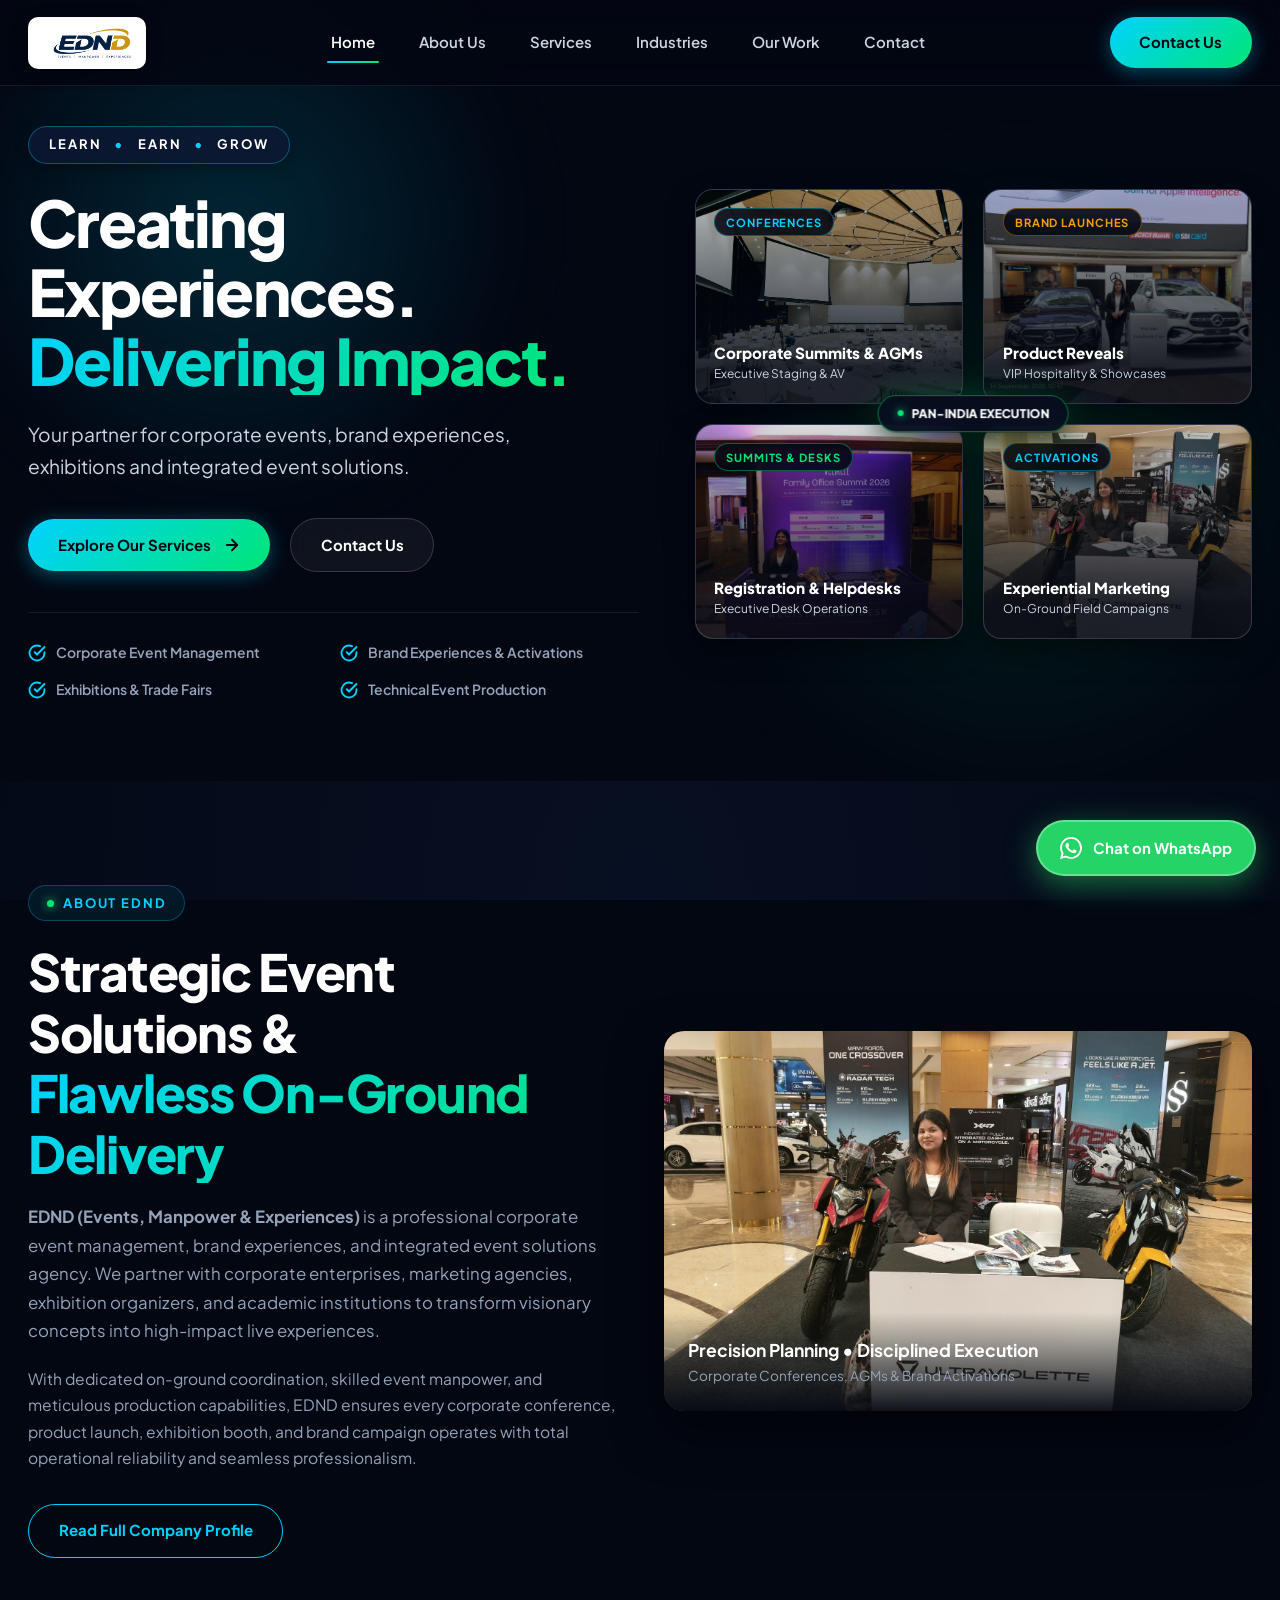
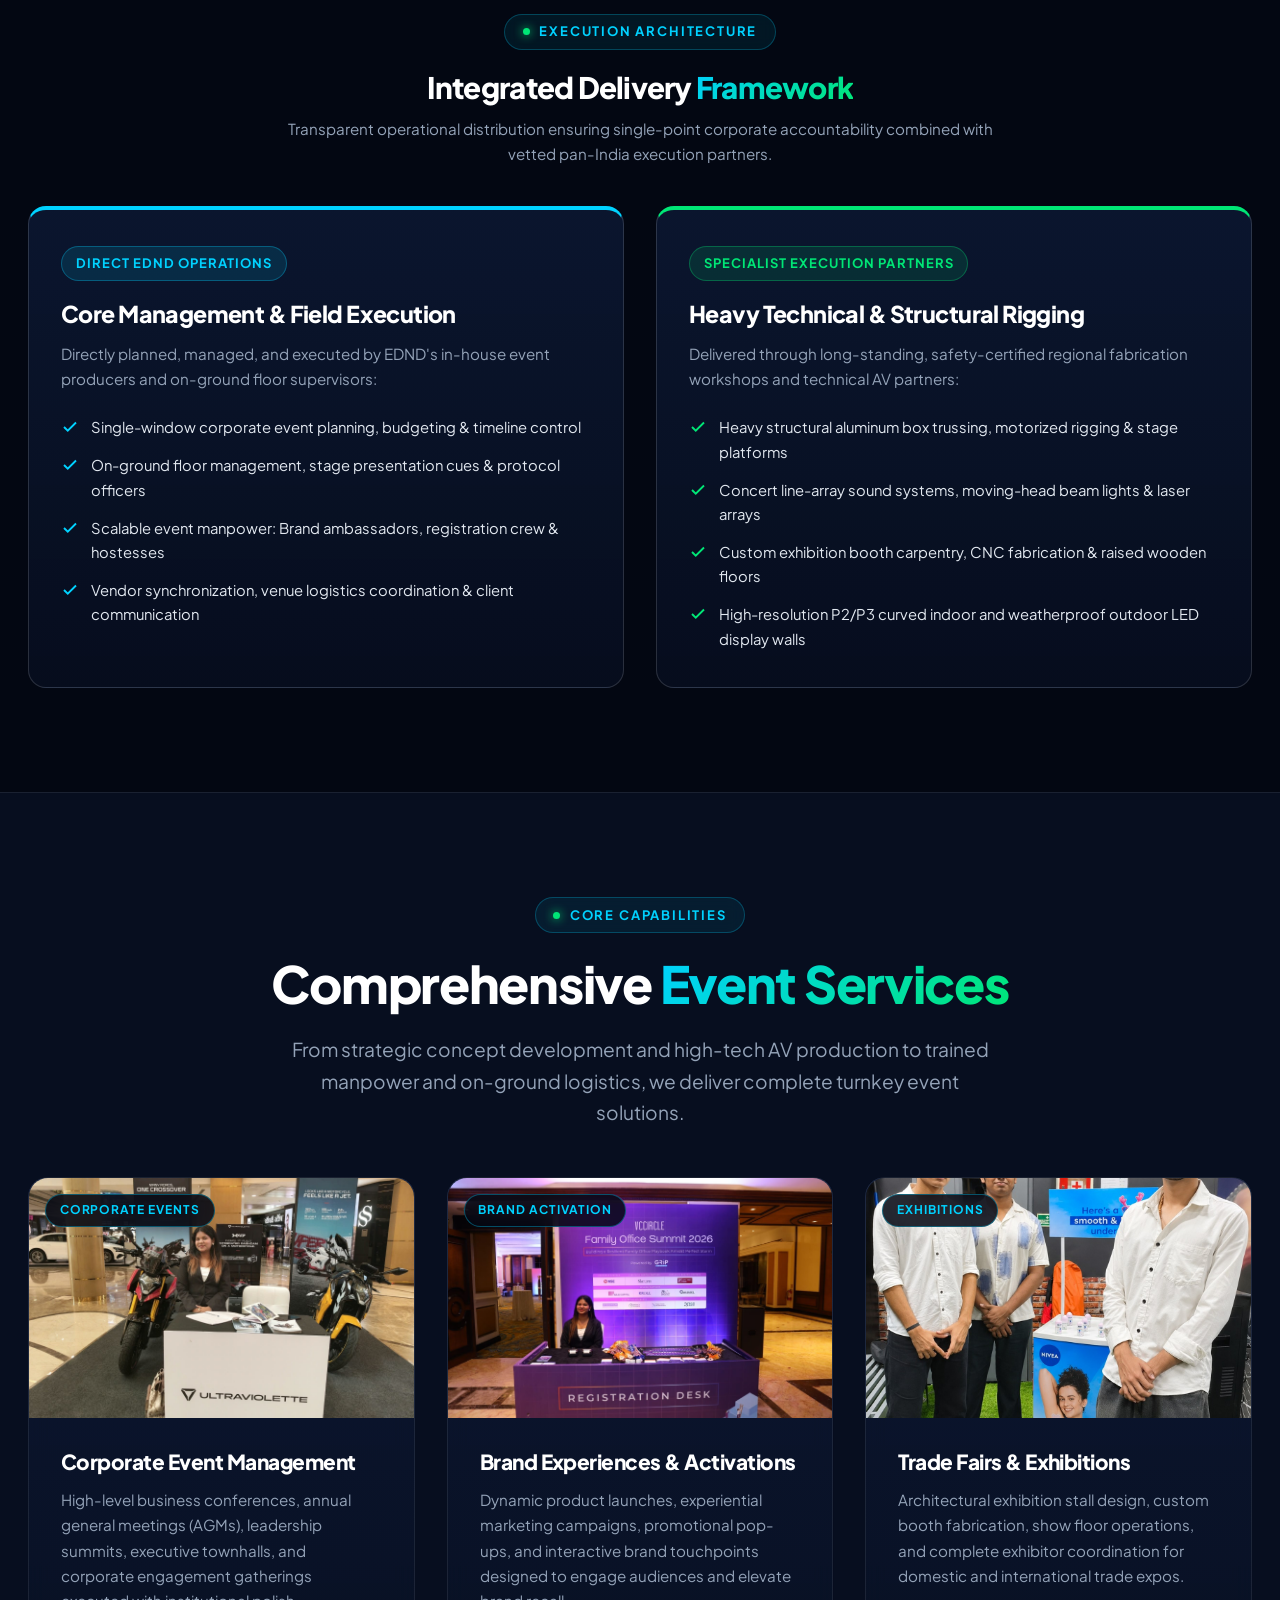
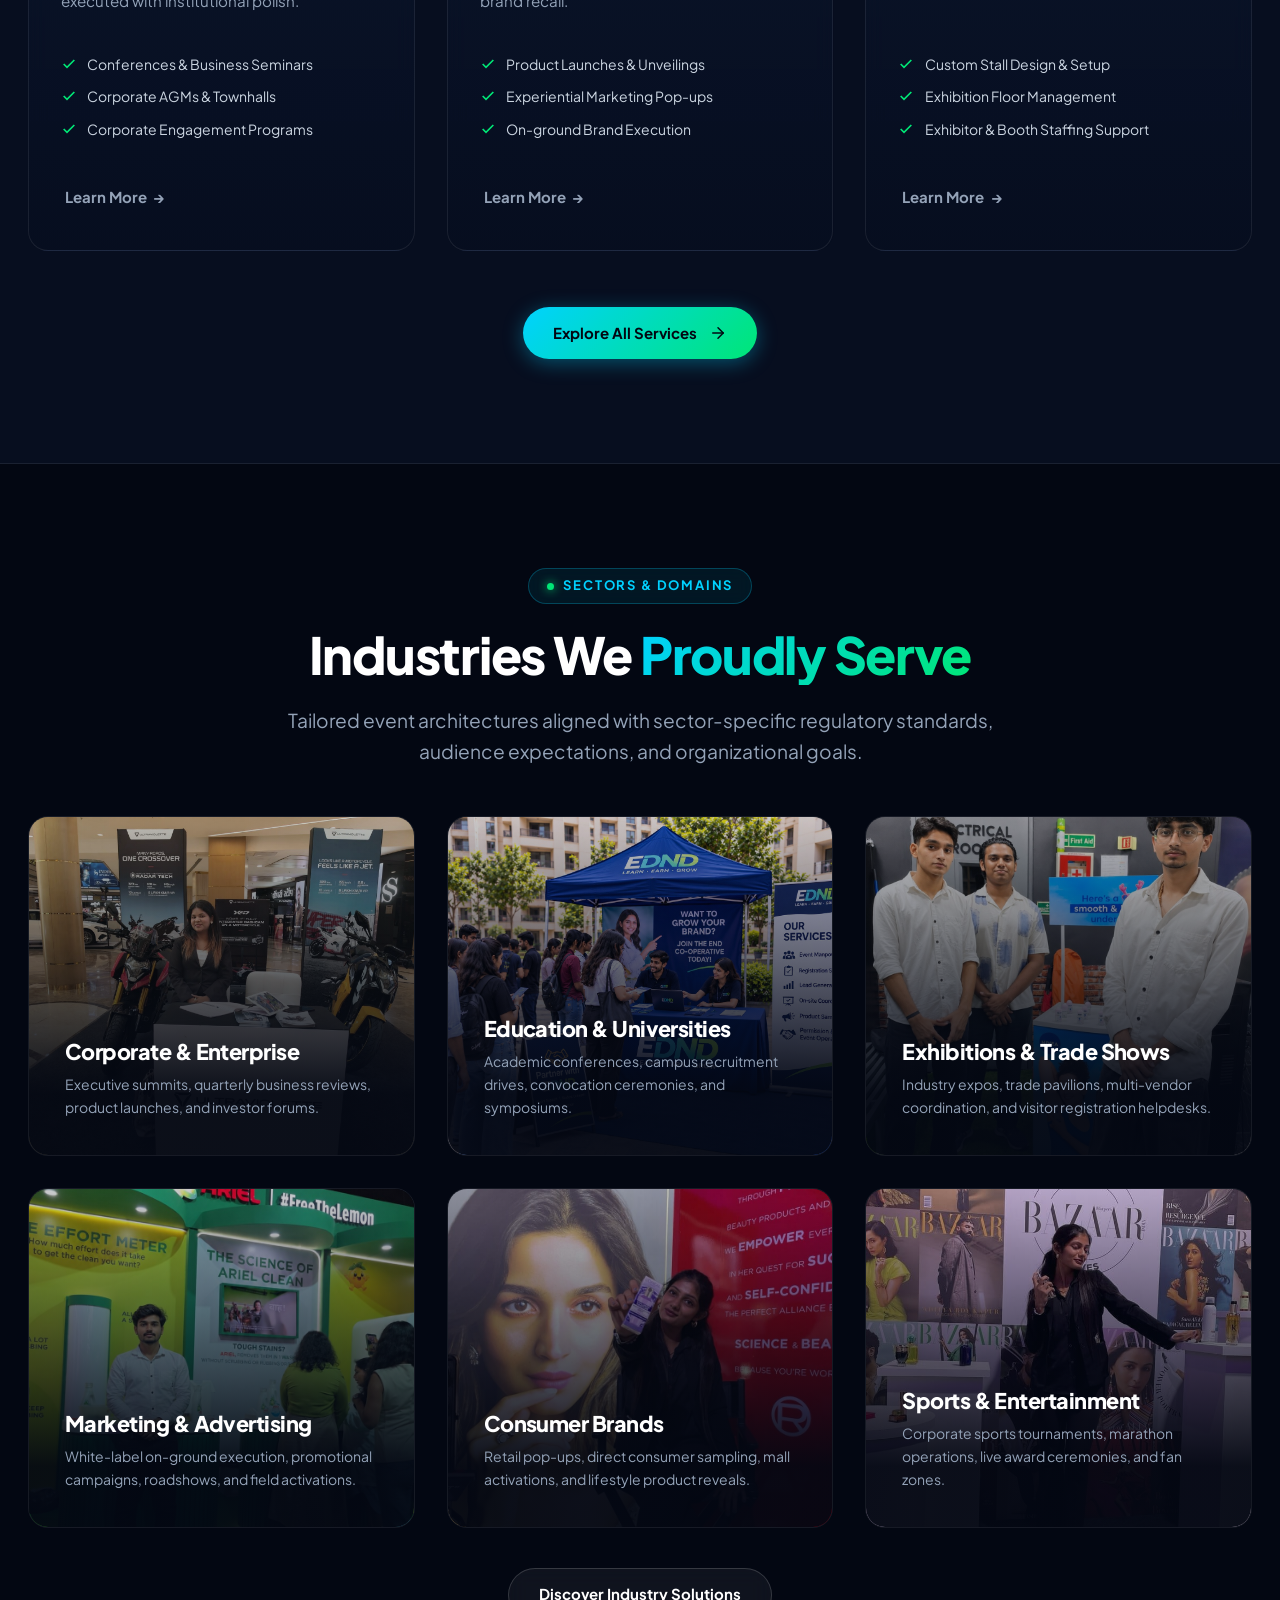
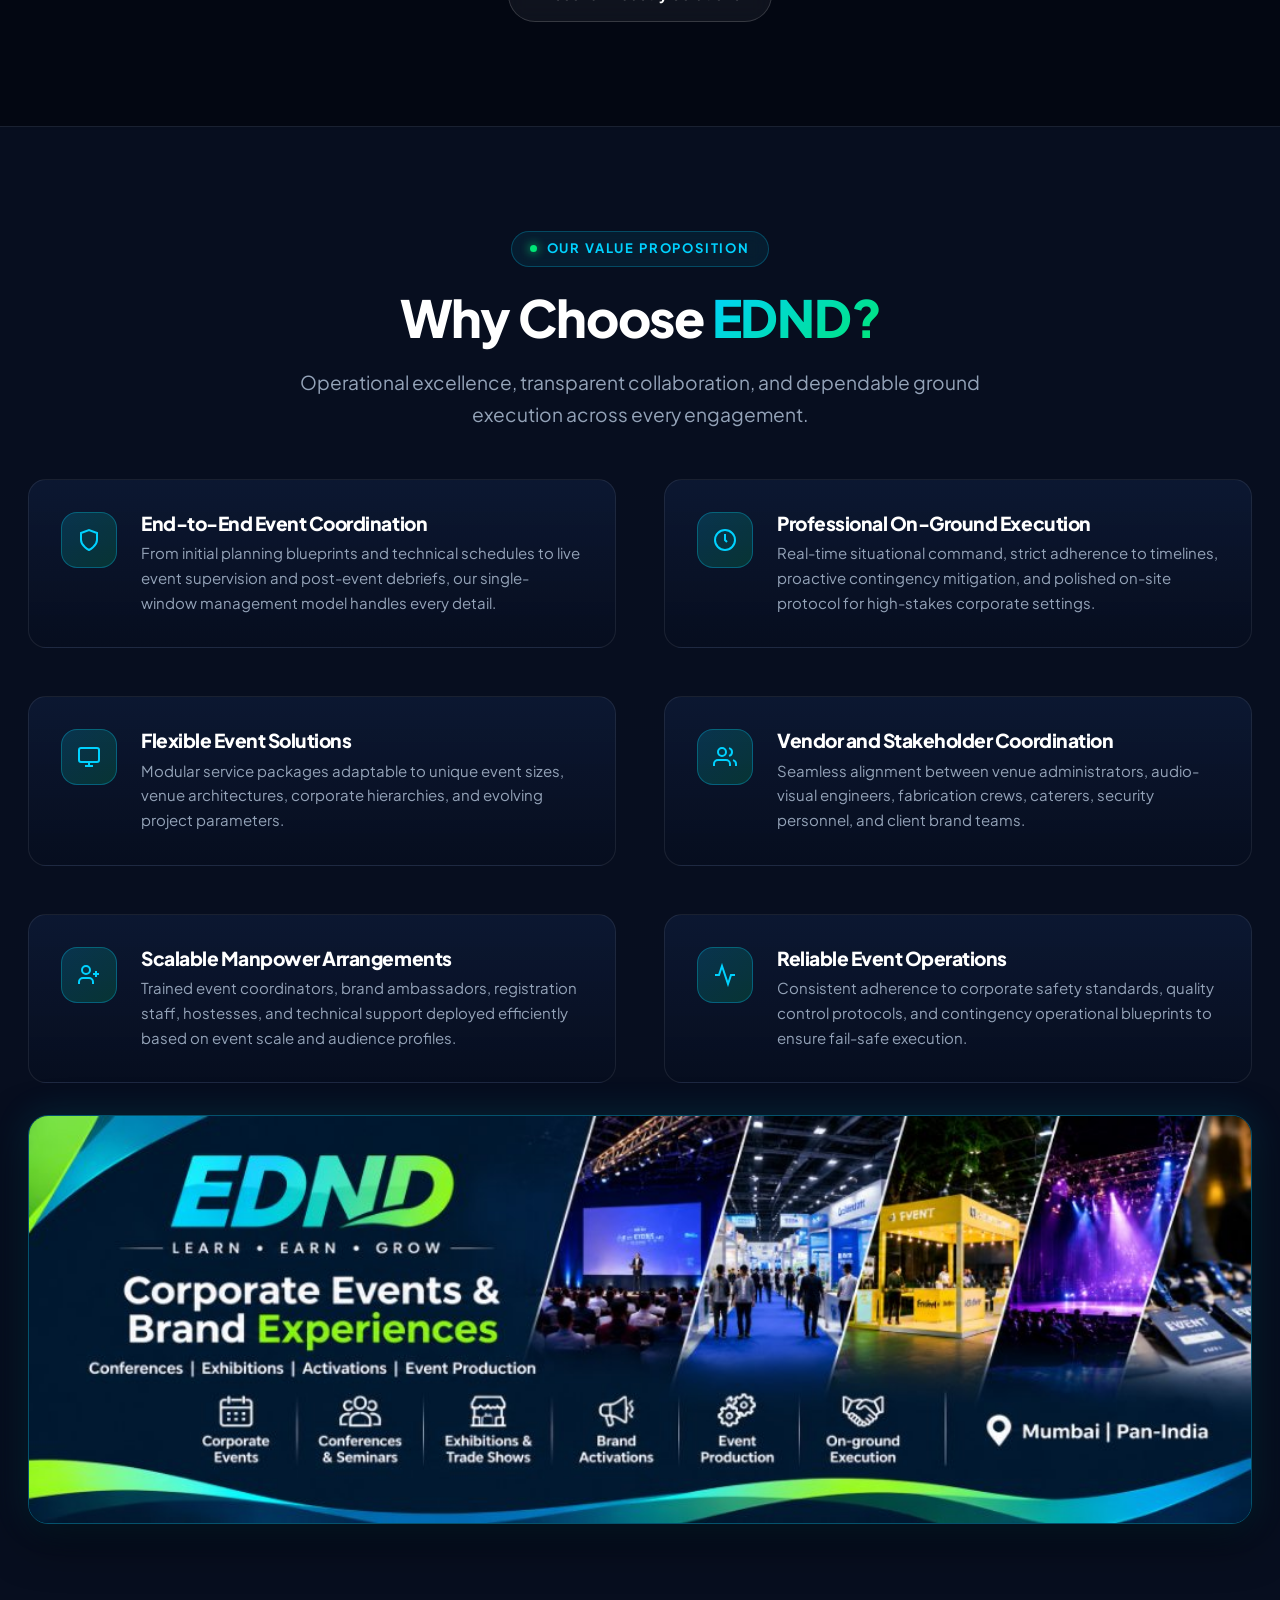
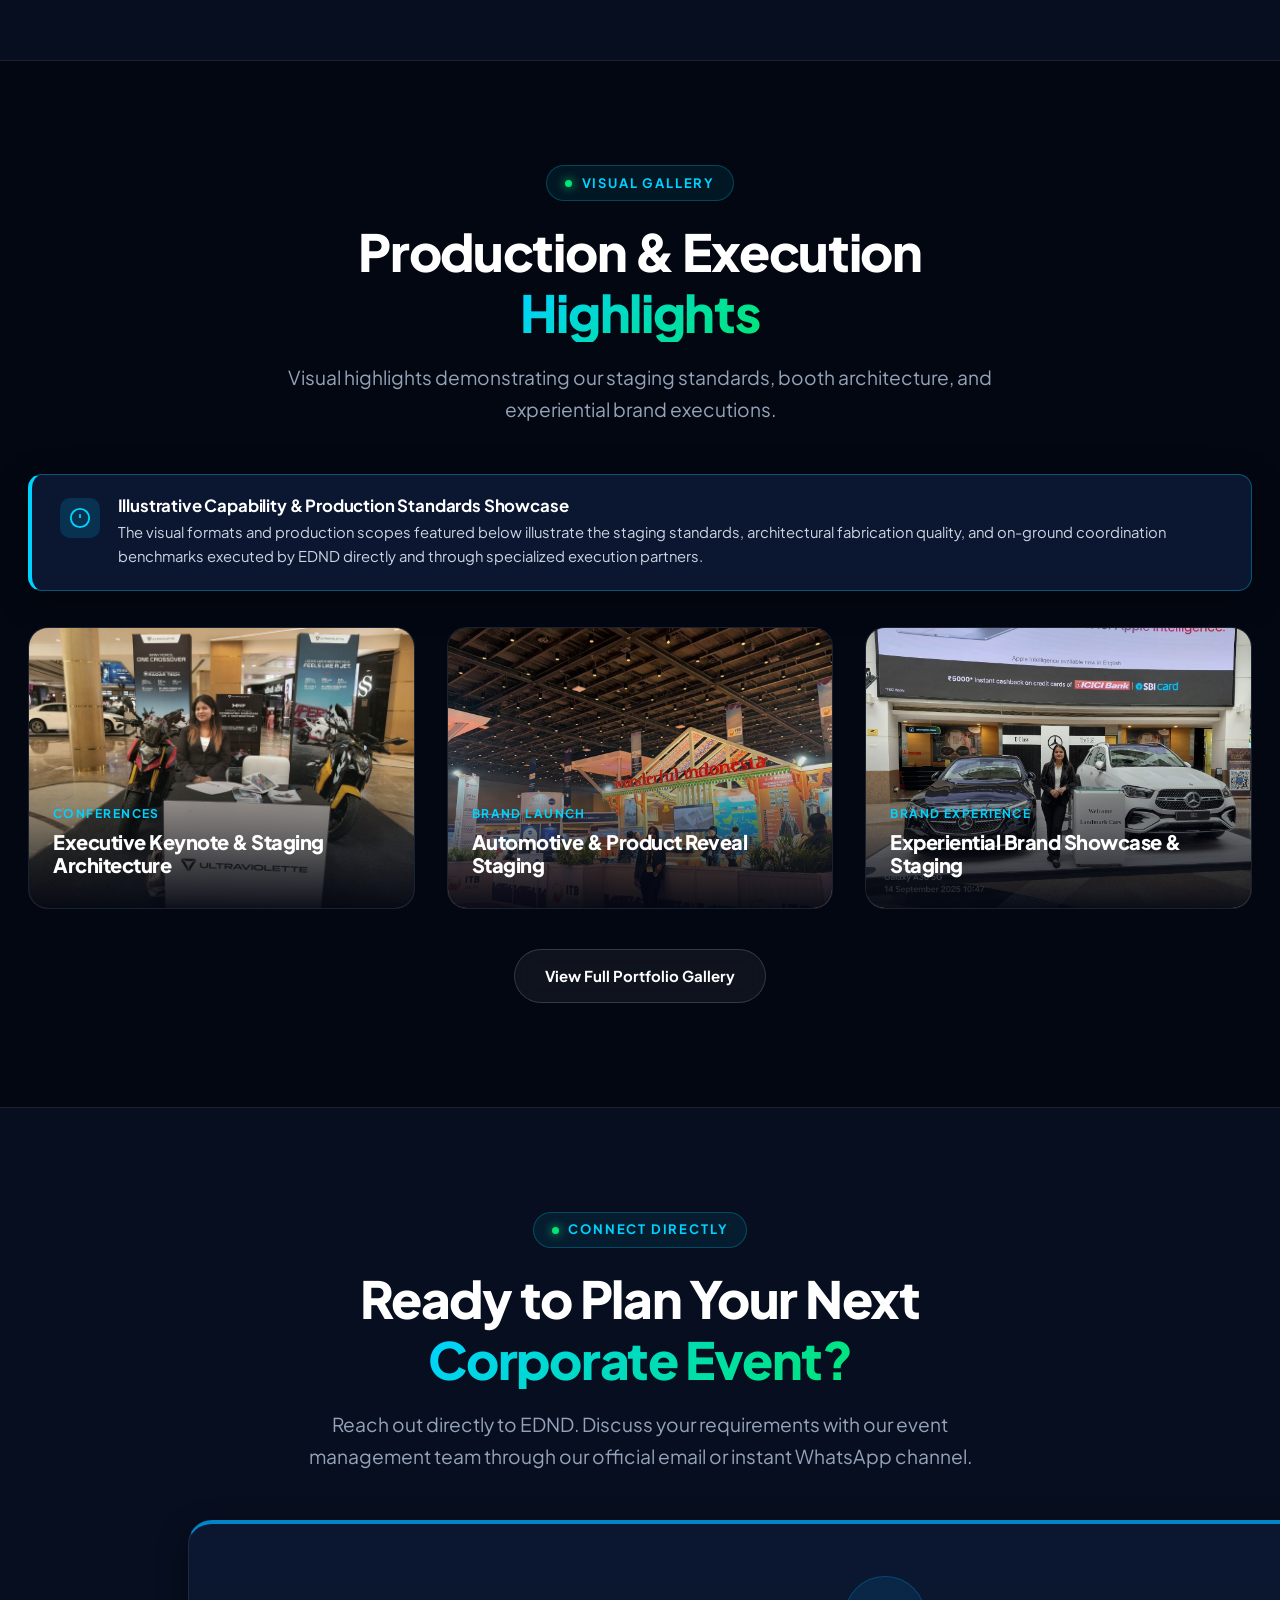
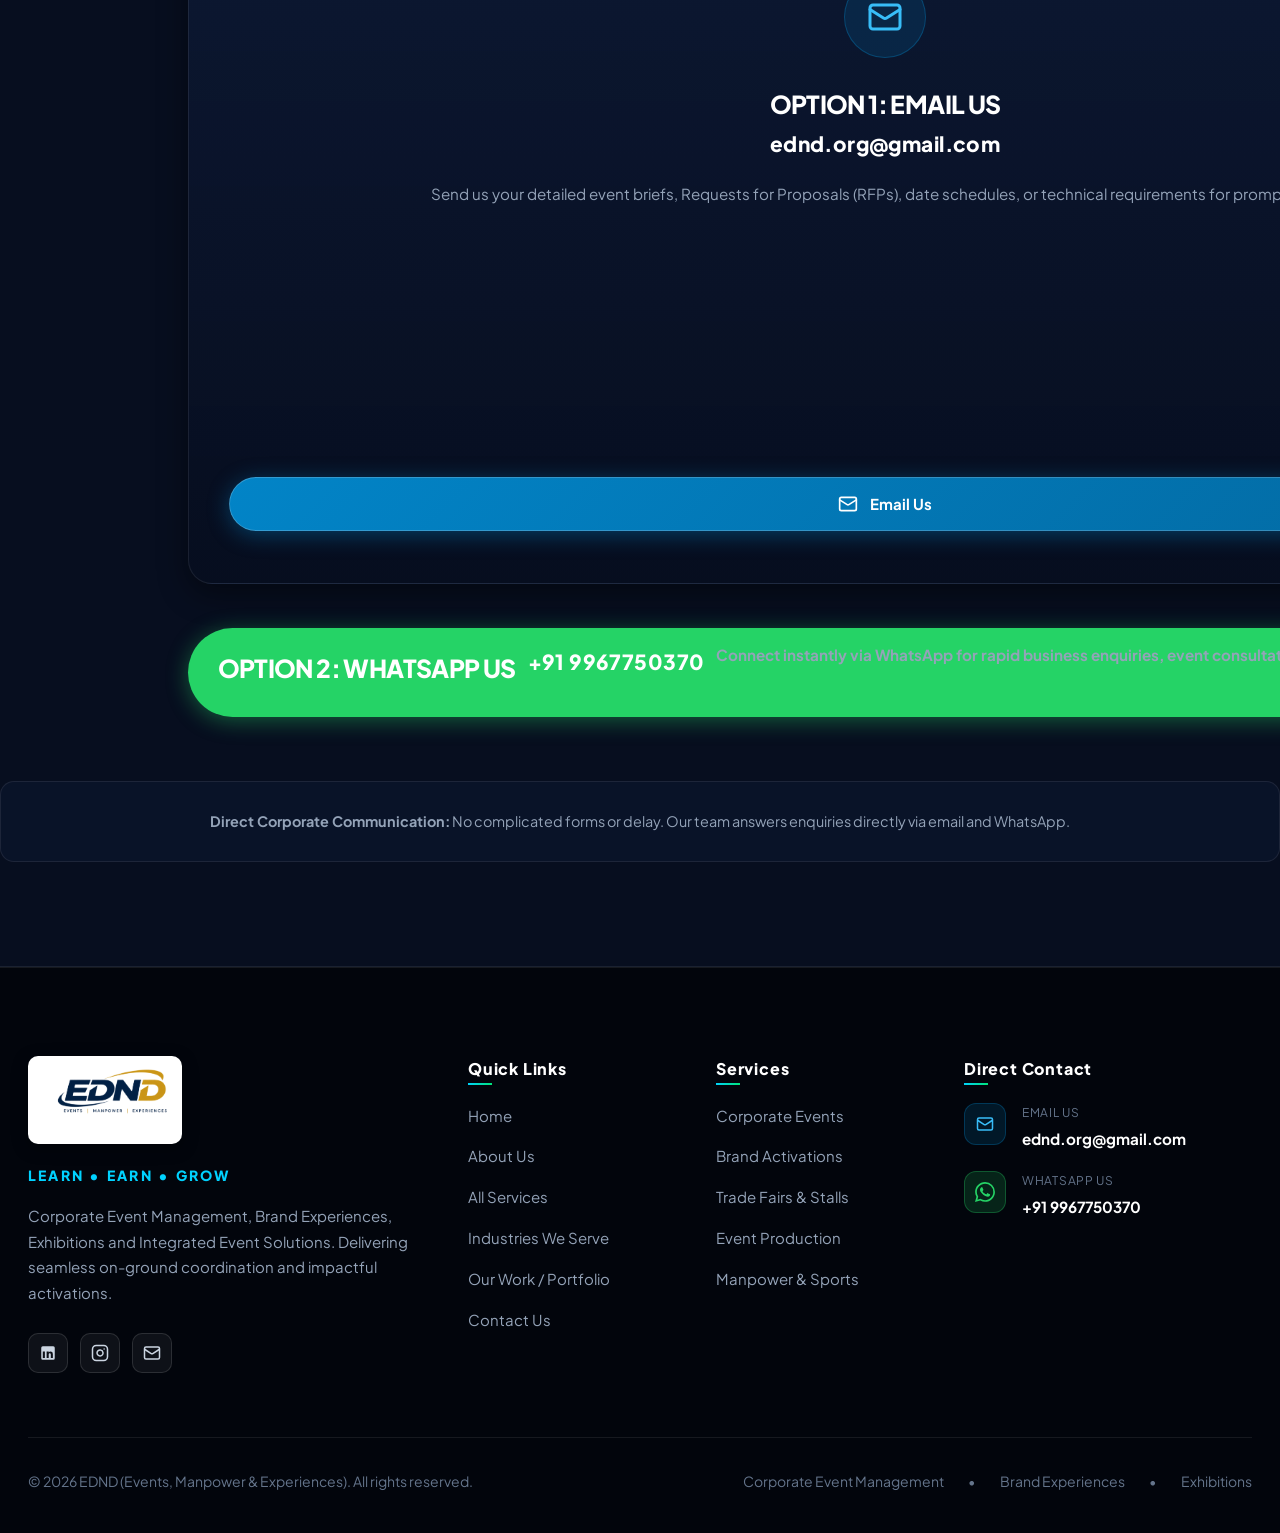
<file: index.html>
<!DOCTYPE html>
<html lang="en">
<head>
  <meta charset="UTF-8">
  <meta name="viewport" content="width=device-width, initial-scale=1.0">
  <title>EDND | Corporate Event Management, Brand Experiences & Exhibitions</title>
  <meta name="description" content="EDND (Events, Manpower & Experiences) is your trusted corporate partner for corporate events, conferences, brand experiences, exhibition stalls, and integrated event production.">
  <meta name="keywords" content="EDND, corporate event management, brand experiences, exhibitions, event manpower, corporate conferences, product launches, event production">
  
  <!-- Open Graph / Social Sharing -->
  <meta property="og:type" content="website">
  <meta property="og:title" content="EDND | Creating Experiences. Delivering Impact.">
  <meta property="og:description" content="Your partner for corporate events, brand experiences, exhibitions and integrated event solutions.">
  <meta property="og:image" content="assets/images/ednd-hero-banner.jpg">
  <meta name="twitter:card" content="summary_large_image">
  
  <!-- Favicon -->
  <link rel="icon" type="image/png" href="assets/images/favicon.png">
  
  <!-- Google Fonts: Plus Jakarta Sans -->
  <link rel="preconnect" href="https://fonts.googleapis.com">
  <link rel="preconnect" href="https://fonts.gstatic.com" crossorigin>
  <link href="https://fonts.googleapis.com/css2?family=Plus+Jakarta+Sans:wght@400;500;600;700;800&display=swap" rel="stylesheet">
  
  <!-- Stylesheet -->
  <link rel="stylesheet" href="css/style.css">
</head>
<body>

  <!-- ================= HEADER ================= -->
  <header class="site-header">
    <div class="container header-inner">
      <a href="index.html" class="brand-logo" aria-label="EDND Home">
        <img src="assets/images/ednd-logo-original.png" alt="EDND - Events, Manpower & Experiences" width="138" height="60">
      </a>

      <nav class="nav-links" id="primary-navigation" aria-label="Main Navigation">
        <a href="index.html" class="nav-link active">Home</a>
        <a href="about.html" class="nav-link">About Us</a>
        <a href="services.html" class="nav-link">Services</a>
        <a href="industries.html" class="nav-link">Industries</a>
        <a href="work.html" class="nav-link">Our Work</a>
        <a href="contact.html" class="nav-link">Contact</a>
      </nav>

      <div class="header-actions">
        <a href="contact.html" class="btn btn-primary btn-contact-header">Contact Us</a>
        <button class="mobile-toggle" aria-label="Toggle Navigation Menu" aria-expanded="false" aria-controls="primary-navigation">
          <svg width="24" height="24" viewBox="0 0 24 24" fill="none" stroke="currentColor" stroke-width="2" stroke-linecap="round" stroke-linejoin="round">
            <line x1="3" y1="12" x2="21" y2="12"></line>
            <line x1="3" y1="6" x2="21" y2="6"></line>
            <line x1="3" y1="18" x2="21" y2="18"></line>
          </svg>
        </button>
      </div>
    </div>
  </header>

  <main>
    <!-- ================= HERO SECTION (SPLIT SHOWCASE) ================= -->
    <section class="hero-section">
      <div class="hero-ambient-lights">
        <div class="ambient-light-1"></div>
        <div class="ambient-light-2"></div>
      </div>

      <div class="container">
        <div class="hero-grid">
          <!-- Left: Narrative & Call to Actions -->
          <div class="hero-content">
            <div class="hero-tagline-badge">
              <span>LEARN</span>
              <span class="dots">•</span>
              <span>EARN</span>
              <span class="dots">•</span>
              <span>GROW</span>
            </div>

            <h1 class="hero-title">
              Creating Experiences. <br>
              <span class="text-gradient">Delivering Impact.</span>
            </h1>

            <p class="hero-subheading">
              Your partner for corporate events, brand experiences, exhibitions and integrated event solutions.
            </p>

            <div class="hero-cta-group">
              <a href="services.html" class="btn btn-primary">
                <span>Explore Our Services</span>
                <svg width="18" height="18" viewBox="0 0 24 24" fill="none" stroke="currentColor" stroke-width="2.5" stroke-linecap="round" stroke-linejoin="round">
                  <line x1="5" y1="12" x2="19" y2="12"></line>
                  <polyline points="12 5 19 12 12 19"></polyline>
                </svg>
              </a>
              <a href="contact.html" class="btn btn-secondary">
                <span>Contact Us</span>
              </a>
            </div>

            <div class="hero-pills">
              <div class="hero-pill-item">
                <svg width="18" height="18" viewBox="0 0 24 24" fill="none" stroke="currentColor" stroke-width="2.5" stroke-linecap="round" stroke-linejoin="round"><path d="M22 11.08V12a10 10 0 1 1-5.93-9.14"></path><polyline points="22 4 12 14.01 9 11.01"></polyline></svg>
                <span>Corporate Event Management</span>
              </div>
              <div class="hero-pill-item">
                <svg width="18" height="18" viewBox="0 0 24 24" fill="none" stroke="currentColor" stroke-width="2.5" stroke-linecap="round" stroke-linejoin="round"><path d="M22 11.08V12a10 10 0 1 1-5.93-9.14"></path><polyline points="22 4 12 14.01 9 11.01"></polyline></svg>
                <span>Brand Experiences & Activations</span>
              </div>
              <div class="hero-pill-item">
                <svg width="18" height="18" viewBox="0 0 24 24" fill="none" stroke="currentColor" stroke-width="2.5" stroke-linecap="round" stroke-linejoin="round"><path d="M22 11.08V12a10 10 0 1 1-5.93-9.14"></path><polyline points="22 4 12 14.01 9 11.01"></polyline></svg>
                <span>Exhibitions & Trade Fairs</span>
              </div>
              <div class="hero-pill-item">
                <svg width="18" height="18" viewBox="0 0 24 24" fill="none" stroke="currentColor" stroke-width="2.5" stroke-linecap="round" stroke-linejoin="round"><path d="M22 11.08V12a10 10 0 1 1-5.93-9.14"></path><polyline points="22 4 12 14.01 9 11.01"></polyline></svg>
                <span>Technical Event Production</span>
              </div>
            </div>
          </div>

          <!-- Right: Visual Bento Showcase -->
          <div class="hero-bento-grid">
            <!-- Tile 1: Corporate Conferences -->
            <a href="services.html#corporate-events" class="hero-bento-item">
              <img src="assets/images/hero-conference.jpg" alt="Corporate Conferences and AGMs" fetchpriority="high">
              <div class="hero-bento-overlay">
                <span class="hero-bento-badge">Conferences</span>
                <div>
                  <div class="hero-bento-title">Corporate Summits & AGMs</div>
                  <div class="hero-bento-sub">Executive Staging & AV</div>
                </div>
              </div>
            </a>

            <!-- Tile 2: Product Launches -->
            <a href="services.html#brand-experiences" class="hero-bento-item">
              <img src="assets/images/real-mercedes-showcase.jpg" alt="Brand Launches & Luxury Showcases">
              <div class="hero-bento-overlay">
                <span class="hero-bento-badge" style="color: var(--gold); border-color: rgba(245, 158, 11, 0.4);">Brand Launches</span>
                <div>
                  <div class="hero-bento-title">Product Reveals</div>
                  <div class="hero-bento-sub">VIP Hospitality & Showcases</div>
                </div>
              </div>
            </a>

            <!-- Tile 3: Summits & Registration -->
            <a href="services.html#corporate-events" class="hero-bento-item">
              <img src="assets/images/real-exhibition-hall.jpg" alt="Corporate Summit Registration & Helpdesk Staging">
              <div class="hero-bento-overlay">
                <span class="hero-bento-badge" style="color: var(--green); border-color: rgba(0, 230, 118, 0.4);">Summits & Desks</span>
                <div>
                  <div class="hero-bento-title">Registration & Helpdesks</div>
                  <div class="hero-bento-sub">Executive Desk Operations</div>
                </div>
              </div>
            </a>

            <!-- Tile 4: Experiential Activations -->
            <a href="services.html#brand-experiences" class="hero-bento-item">
              <img src="assets/images/real-ultraviolette-launch.jpg" alt="Brand Activations">
              <div class="hero-bento-overlay">
                <span class="hero-bento-badge">Activations</span>
                <div>
                  <div class="hero-bento-title">Experiential Marketing</div>
                  <div class="hero-bento-sub">On-Ground Field Campaigns</div>
                </div>
              </div>
            </a>

            <!-- Floating Center Pill -->
            <div class="hero-bento-center-badge">
              <span class="dot"></span>
              <span>PAN-INDIA EXECUTION</span>
            </div>
          </div>
        </div>
      </div>
    </section>

    <!-- ================= INTRODUCTION TO EDND ================= -->
    <section class="section">
      <div class="container">
        <div class="grid-2" style="align-items: center;">
          <div>
            <div class="section-label">About EDND</div>
            <h2 class="section-title">Strategic Event Solutions & <span class="text-gradient">Flawless On-Ground Delivery</span></h2>
            <p style="color: var(--color-slate-300); font-size: 1.05rem; line-height: 1.7; margin-bottom: 1.25rem;">
              <strong>EDND (Events, Manpower & Experiences)</strong> is a professional corporate event management, brand experiences, and integrated event solutions agency. We partner with corporate enterprises, marketing agencies, exhibition organizers, and academic institutions to transform visionary concepts into high-impact live experiences.
            </p>
            <p style="color: var(--color-slate-400); font-size: 0.975rem; line-height: 1.7; margin-bottom: 2rem;">
              With dedicated on-ground coordination, skilled event manpower, and meticulous production capabilities, EDND ensures every corporate conference, product launch, exhibition booth, and brand campaign operates with total operational reliability and seamless professionalism.
            </p>
            <div style="display: flex; gap: 1rem;">
              <a href="about.html" class="btn btn-outline-cyan">Read Full Company Profile</a>
            </div>
          </div>
          <div>
            <div style="position: relative; border-radius: 20px; overflow: hidden; border: 1px solid var(--border-color); box-shadow: var(--shadow-lg);">
              <img src="assets/images/ednd-vccircle-conference.jpg" alt="EDND Corporate Conference Coordination" style="width: 100%; height: 380px; object-fit: cover;">
              <div style="position: absolute; bottom: 0; left: 0; right: 0; padding: 1.5rem; background: linear-gradient(180deg, transparent 0%, rgba(4, 8, 18, 0.95) 100%);">
                <div style="font-weight: 700; color: #fff; font-size: 1.1rem;">Precision Planning • Disciplined Execution</div>
                <div style="color: var(--color-cyan); font-size: 0.85rem;">Corporate Conferences, AGMs & Brand Activations</div>
              </div>
            </div>
          </div>
        </div>

        <!-- Verified Turnkey Execution & Delivery Model (High Priority Verification) -->
        <div style="margin-top: 3.5rem;">
          <div class="text-center mx-auto" style="max-width: 720px; margin-bottom: 2rem;">
            <div class="section-label">Execution Architecture</div>
            <h3 style="font-size: 1.85rem; color: #ffffff; font-weight: 800; margin-bottom: 0.75rem;">Integrated Delivery <span class="text-gradient">Framework</span></h3>
            <p style="color: var(--text-body); font-size: 0.95rem;">
              Transparent operational distribution ensuring single-point corporate accountability combined with vetted pan-India execution partners.
            </p>
          </div>

          <div class="delivery-model-grid">
            <!-- Direct EDND Delivery -->
            <div class="delivery-card direct">
              <div class="delivery-badge">Direct EDND Operations</div>
              <h4 class="delivery-title">Core Management & Field Execution</h4>
              <p class="delivery-desc">
                Directly planned, managed, and executed by EDND's in-house event producers and on-ground floor supervisors:
              </p>
              <div class="delivery-item-list">
                <div class="delivery-item">
                  <svg width="18" height="18" viewBox="0 0 24 24" fill="none" stroke="currentColor" stroke-width="2.5"><polyline points="20 6 9 17 4 12"></polyline></svg>
                  <span>Single-window corporate event planning, budgeting & timeline control</span>
                </div>
                <div class="delivery-item">
                  <svg width="18" height="18" viewBox="0 0 24 24" fill="none" stroke="currentColor" stroke-width="2.5"><polyline points="20 6 9 17 4 12"></polyline></svg>
                  <span>On-ground floor management, stage presentation cues & protocol officers</span>
                </div>
                <div class="delivery-item">
                  <svg width="18" height="18" viewBox="0 0 24 24" fill="none" stroke="currentColor" stroke-width="2.5"><polyline points="20 6 9 17 4 12"></polyline></svg>
                  <span>Scalable event manpower: Brand ambassadors, registration crew & hostesses</span>
                </div>
                <div class="delivery-item">
                  <svg width="18" height="18" viewBox="0 0 24 24" fill="none" stroke="currentColor" stroke-width="2.5"><polyline points="20 6 9 17 4 12"></polyline></svg>
                  <span>Vendor synchronization, venue logistics coordination & client communication</span>
                </div>
              </div>
            </div>

            <!-- Specialist Execution Partners -->
            <div class="delivery-card partners">
              <div class="delivery-badge">Specialist Execution Partners</div>
              <h4 class="delivery-title">Heavy Technical & Structural Rigging</h4>
              <p class="delivery-desc">
                Delivered through long-standing, safety-certified regional fabrication workshops and technical AV partners:
              </p>
              <div class="delivery-item-list">
                <div class="delivery-item">
                  <svg width="18" height="18" viewBox="0 0 24 24" fill="none" stroke="currentColor" stroke-width="2.5"><polyline points="20 6 9 17 4 12"></polyline></svg>
                  <span>Heavy structural aluminum box trussing, motorized rigging & stage platforms</span>
                </div>
                <div class="delivery-item">
                  <svg width="18" height="18" viewBox="0 0 24 24" fill="none" stroke="currentColor" stroke-width="2.5"><polyline points="20 6 9 17 4 12"></polyline></svg>
                  <span>Concert line-array sound systems, moving-head beam lights & laser arrays</span>
                </div>
                <div class="delivery-item">
                  <svg width="18" height="18" viewBox="0 0 24 24" fill="none" stroke="currentColor" stroke-width="2.5"><polyline points="20 6 9 17 4 12"></polyline></svg>
                  <span>Custom exhibition booth carpentry, CNC fabrication & raised wooden floors</span>
                </div>
                <div class="delivery-item">
                  <svg width="18" height="18" viewBox="0 0 24 24" fill="none" stroke="currentColor" stroke-width="2.5"><polyline points="20 6 9 17 4 12"></polyline></svg>
                  <span>High-resolution P2/P3 curved indoor and weatherproof outdoor LED display walls</span>
                </div>
              </div>
            </div>
          </div>
        </div>
      </div>
    </section>

    <!-- ================= FEATURED SERVICES ================= -->
    <section class="section section-alt">
      <div class="container">
        <div class="text-center mx-auto" style="max-width: 760px;">
          <div class="section-label">Core Capabilities</div>
          <h2 class="section-title">Comprehensive <span class="text-gradient">Event Services</span></h2>
          <p class="section-subtitle mx-auto">
            From strategic concept development and high-tech AV production to trained manpower and on-ground logistics, we deliver complete turnkey event solutions.
          </p>
        </div>

        <div class="grid-3">
          <!-- Service 1 -->
          <div class="service-card">
            <div class="service-card-media">
              <img src="assets/images/ednd-vccircle-conference.jpg" alt="Corporate Event Management">
              <div class="service-badge">Corporate Events</div>
            </div>
            <div class="service-card-body">
              <h3 class="card-title">Corporate Event Management</h3>
              <p class="card-desc">
                High-level business conferences, annual general meetings (AGMs), leadership summits, executive townhalls, and corporate engagement gatherings executed with institutional polish.
              </p>
              <ul class="service-feature-list">
                <li class="service-feature-item">
                  <svg width="16" height="16" viewBox="0 0 24 24" fill="none" stroke="currentColor" stroke-width="2.5"><polyline points="20 6 9 17 4 12"></polyline></svg>
                  <span>Conferences & Business Seminars</span>
                </li>
                <li class="service-feature-item">
                  <svg width="16" height="16" viewBox="0 0 24 24" fill="none" stroke="currentColor" stroke-width="2.5"><polyline points="20 6 9 17 4 12"></polyline></svg>
                  <span>Corporate AGMs & Townhalls</span>
                </li>
                <li class="service-feature-item">
                  <svg width="16" height="16" viewBox="0 0 24 24" fill="none" stroke="currentColor" stroke-width="2.5"><polyline points="20 6 9 17 4 12"></polyline></svg>
                  <span>Corporate Engagement Programs</span>
                </li>
              </ul>
              <div style="margin-top: auto; padding-top: 1rem;">
                <a href="services.html#corporate-events" class="nav-link" style="font-weight: 700; color: var(--color-cyan); display: inline-flex; align-items: center; gap: 0.4rem;">
                  Learn More <span>&rarr;</span>
                </a>
              </div>
            </div>
          </div>

          <!-- Service 2 -->
          <div class="service-card">
            <div class="service-card-media">
              <img src="assets/images/ednd-loreal-activation.jpg" alt="Brand Experiences & Activations">
              <div class="service-badge">Brand Activation</div>
            </div>
            <div class="service-card-body">
              <h3 class="card-title">Brand Experiences & Activations</h3>
              <p class="card-desc">
                Dynamic product launches, experiential marketing campaigns, promotional pop-ups, and interactive brand touchpoints designed to engage audiences and elevate brand recall.
              </p>
              <ul class="service-feature-list">
                <li class="service-feature-item">
                  <svg width="16" height="16" viewBox="0 0 24 24" fill="none" stroke="currentColor" stroke-width="2.5"><polyline points="20 6 9 17 4 12"></polyline></svg>
                  <span>Product Launches & Unveilings</span>
                </li>
                <li class="service-feature-item">
                  <svg width="16" height="16" viewBox="0 0 24 24" fill="none" stroke="currentColor" stroke-width="2.5"><polyline points="20 6 9 17 4 12"></polyline></svg>
                  <span>Experiential Marketing Pop-ups</span>
                </li>
                <li class="service-feature-item">
                  <svg width="16" height="16" viewBox="0 0 24 24" fill="none" stroke="currentColor" stroke-width="2.5"><polyline points="20 6 9 17 4 12"></polyline></svg>
                  <span>On-ground Brand Execution</span>
                </li>
              </ul>
              <div style="margin-top: auto; padding-top: 1rem;">
                <a href="services.html#brand-experiences" class="nav-link" style="font-weight: 700; color: var(--color-cyan); display: inline-flex; align-items: center; gap: 0.4rem;">
                  Learn More <span>&rarr;</span>
                </a>
              </div>
            </div>
          </div>

          <!-- Service 3 -->
          <div class="service-card">
            <div class="service-card-media">
              <img src="assets/images/ednd-itb-exhibition.jpg" alt="Trade Fairs & Exhibitions">
              <div class="service-badge">Exhibitions</div>
            </div>
            <div class="service-card-body">
              <h3 class="card-title">Trade Fairs & Exhibitions</h3>
              <p class="card-desc">
                Architectural exhibition stall design, custom booth fabrication, show floor operations, and complete exhibitor coordination for domestic and international trade expos.
              </p>
              <ul class="service-feature-list">
                <li class="service-feature-item">
                  <svg width="16" height="16" viewBox="0 0 24 24" fill="none" stroke="currentColor" stroke-width="2.5"><polyline points="20 6 9 17 4 12"></polyline></svg>
                  <span>Custom Stall Design & Setup</span>
                </li>
                <li class="service-feature-item">
                  <svg width="16" height="16" viewBox="0 0 24 24" fill="none" stroke="currentColor" stroke-width="2.5"><polyline points="20 6 9 17 4 12"></polyline></svg>
                  <span>Exhibition Floor Management</span>
                </li>
                <li class="service-feature-item">
                  <svg width="16" height="16" viewBox="0 0 24 24" fill="none" stroke="currentColor" stroke-width="2.5"><polyline points="20 6 9 17 4 12"></polyline></svg>
                  <span>Exhibitor & Booth Staffing Support</span>
                </li>
              </ul>
              <div style="margin-top: auto; padding-top: 1rem;">
                <a href="services.html#exhibitions" class="nav-link" style="font-weight: 700; color: var(--color-cyan); display: inline-flex; align-items: center; gap: 0.4rem;">
                  Learn More <span>&rarr;</span>
                </a>
              </div>
            </div>
          </div>
        </div>

        <div class="text-center" style="margin-top: 3.5rem;">
          <a href="services.html" class="btn btn-primary">
            <span>Explore All Services</span>
            <svg width="18" height="18" viewBox="0 0 24 24" fill="none" stroke="currentColor" stroke-width="2" stroke-linecap="round" stroke-linejoin="round">
              <line x1="5" y1="12" x2="19" y2="12"></line>
              <polyline points="12 5 19 12 12 19"></polyline>
            </svg>
          </a>
        </div>
      </div>
    </section>

    <!-- ================= INDUSTRIES WE SERVE ================= -->
    <section class="section">
      <div class="container">
        <div class="text-center mx-auto" style="max-width: 760px;">
          <div class="section-label">Sectors & Domains</div>
          <h2 class="section-title">Industries We <span class="text-gradient">Proudly Serve</span></h2>
          <p class="section-subtitle mx-auto">
            Tailored event architectures aligned with sector-specific regulatory standards, audience expectations, and organizational goals.
          </p>
        </div>

        <div class="grid-3">
          <div class="industry-card">
            <div class="industry-card-bg">
              <img src="assets/images/ednd-vccircle-conference.jpg" alt="Corporate & Enterprise">
            </div>
            <div class="industry-card-overlay"></div>
            <div class="industry-card-content">
              <h3 style="font-size: 1.35rem; color: #fff; margin-bottom: 0.5rem;">Corporate & Enterprise</h3>
              <p style="font-size: 0.875rem; color: var(--color-slate-300);">Executive summits, quarterly business reviews, product launches, and investor forums.</p>
            </div>
          </div>

          <div class="industry-card">
            <div class="industry-card-bg">
              <img src="assets/images/ednd-booth.jpg" alt="Education & Universities">
            </div>
            <div class="industry-card-overlay"></div>
            <div class="industry-card-content">
              <h3 style="font-size: 1.35rem; color: #fff; margin-bottom: 0.5rem;">Education & Universities</h3>
              <p style="font-size: 0.875rem; color: var(--color-slate-300);">Academic conferences, campus recruitment drives, convocation ceremonies, and symposiums.</p>
            </div>
          </div>

          <div class="industry-card">
            <div class="industry-card-bg">
              <img src="assets/images/ednd-itb-exhibition.jpg" alt="Exhibitions & Trade Shows">
            </div>
            <div class="industry-card-overlay"></div>
            <div class="industry-card-content">
              <h3 style="font-size: 1.35rem; color: #fff; margin-bottom: 0.5rem;">Exhibitions & Trade Shows</h3>
              <p style="font-size: 0.875rem; color: var(--color-slate-300);">Industry expos, trade pavilions, multi-vendor coordination, and visitor registration helpdesks.</p>
            </div>
          </div>

          <div class="industry-card">
            <div class="industry-card-bg">
              <img src="assets/images/ednd-brand-activation-ariel.jpg" alt="Marketing & Advertising Agencies">
            </div>
            <div class="industry-card-overlay"></div>
            <div class="industry-card-content">
              <h3 style="font-size: 1.35rem; color: #fff; margin-bottom: 0.5rem;">Marketing & Advertising</h3>
              <p style="font-size: 0.875rem; color: var(--color-slate-300);">White-label on-ground execution, promotional campaigns, roadshows, and field activations.</p>
            </div>
          </div>

          <div class="industry-card">
            <div class="industry-card-bg">
              <img src="assets/images/ednd-nivea-promotions.jpg" alt="Consumer Brands">
            </div>
            <div class="industry-card-overlay"></div>
            <div class="industry-card-content">
              <h3 style="font-size: 1.35rem; color: #fff; margin-bottom: 0.5rem;">Consumer Brands</h3>
              <p style="font-size: 0.875rem; color: var(--color-slate-300);">Retail pop-ups, direct consumer sampling, mall activations, and lifestyle product reveals.</p>
            </div>
          </div>

          <div class="industry-card">
            <div class="industry-card-bg">
              <img src="assets/images/ednd-awards-nightlife.jpg" alt="Sports & Entertainment">
            </div>
            <div class="industry-card-overlay"></div>
            <div class="industry-card-content">
              <h3 style="font-size: 1.35rem; color: #fff; margin-bottom: 0.5rem;">Sports & Entertainment</h3>
              <p style="font-size: 0.875rem; color: var(--color-slate-300);">Corporate sports tournaments, marathon operations, live award ceremonies, and fan zones.</p>
            </div>
          </div>
        </div>

        <div class="text-center" style="margin-top: 2.5rem;">
          <a href="industries.html" class="btn btn-secondary">Discover Industry Solutions</a>
        </div>
      </div>
    </section>

    <!-- ================= WHY CHOOSE EDND ================= -->
    <section class="section section-alt">
      <div class="container">
        <div class="text-center mx-auto" style="max-width: 760px;">
          <div class="section-label">Our Value Proposition</div>
          <h2 class="section-title">Why Choose <span class="text-gradient">EDND?</span></h2>
          <p class="section-subtitle mx-auto">
            Operational excellence, transparent collaboration, and dependable ground execution across every engagement.
          </p>
        </div>

        <div class="grid-2">
          <!-- 1 -->
          <div class="feature-box">
            <div class="feature-icon-wrap">
              <svg width="24" height="24" viewBox="0 0 24 24" fill="none" stroke="currentColor" stroke-width="2"><path d="M12 22s8-4 8-10V5l-8-3-8 3v7c0 6 8 10 8 10z"></path></svg>
            </div>
            <div>
              <h3 class="feature-title">End-to-End Event Coordination</h3>
              <p class="feature-desc">
                From initial planning blueprints and technical schedules to live event supervision and post-event debriefs, our single-window management model handles every detail.
              </p>
            </div>
          </div>

          <!-- 2 -->
          <div class="feature-box">
            <div class="feature-icon-wrap">
              <svg width="24" height="24" viewBox="0 0 24 24" fill="none" stroke="currentColor" stroke-width="2"><circle cx="12" cy="12" r="10"></circle><polyline points="12 6 12 12 14 14"></polyline></svg>
            </div>
            <div>
              <h3 class="feature-title">Professional On-Ground Execution</h3>
              <p class="feature-desc">
                Real-time situational command, strict adherence to timelines, proactive contingency mitigation, and polished on-site protocol for high-stakes corporate settings.
              </p>
            </div>
          </div>

          <!-- 3 -->
          <div class="feature-box">
            <div class="feature-icon-wrap">
              <svg width="24" height="24" viewBox="0 0 24 24" fill="none" stroke="currentColor" stroke-width="2"><rect x="2" y="3" width="20" height="14" rx="2" ry="2"></rect><line x1="8" y1="21" x2="16" y2="21"></line><line x1="12" y1="17" x2="12" y2="21"></line></svg>
            </div>
            <div>
              <h3 class="feature-title">Flexible Event Solutions</h3>
              <p class="feature-desc">
                Modular service packages adaptable to unique event sizes, venue architectures, corporate hierarchies, and evolving project parameters.
              </p>
            </div>
          </div>

          <!-- 4 -->
          <div class="feature-box">
            <div class="feature-icon-wrap">
              <svg width="24" height="24" viewBox="0 0 24 24" fill="none" stroke="currentColor" stroke-width="2"><path d="M17 21v-2a4 4 0 0 0-4-4H5a4 4 0 0 0-4 4v2"></path><circle cx="9" cy="7" r="4"></circle><path d="M23 21v-2a4 4 0 0 0-3-3.87"></path><path d="M16 3.13a4 4 0 0 1 0 7.75"></path></svg>
            </div>
            <div>
              <h3 class="feature-title">Vendor and Stakeholder Coordination</h3>
              <p class="feature-desc">
                Seamless alignment between venue administrators, audio-visual engineers, fabrication crews, caterers, security personnel, and client brand teams.
              </p>
            </div>
          </div>

          <!-- 5 -->
          <div class="feature-box">
            <div class="feature-icon-wrap">
              <svg width="24" height="24" viewBox="0 0 24 24" fill="none" stroke="currentColor" stroke-width="2"><path d="M16 21v-2a4 4 0 0 0-4-4H6a4 4 0 0 0-4 4v2"></path><circle cx="9" cy="7" r="4"></circle><line x1="19" y1="8" x2="19" y2="14"></line><line x1="22" y1="11" x2="16" y2="11"></line></svg>
            </div>
            <div>
              <h3 class="feature-title">Scalable Manpower Arrangements</h3>
              <p class="feature-desc">
                Trained event coordinators, brand ambassadors, registration staff, hostesses, and technical support deployed efficiently based on event scale and audience profiles.
              </p>
            </div>
          </div>

          <!-- 6 -->
          <div class="feature-box">
            <div class="feature-icon-wrap">
              <svg width="24" height="24" viewBox="0 0 24 24" fill="none" stroke="currentColor" stroke-width="2"><polyline points="22 12 18 12 15 21 9 3 6 12 2 12"></polyline></svg>
            </div>
            <div>
              <h3 class="feature-title">Reliable Event Operations</h3>
              <p class="feature-desc">
                Consistent adherence to corporate safety standards, quality control protocols, and contingency operational blueprints to ensure fail-safe execution.
              </p>
            </div>
          </div>
        </div>

        <!-- Official EDND Brand Banner Showcase -->
        <div class="official-brand-banner-card">
          <img src="assets/images/ednd-official-banner.jpg" alt="EDND Corporate Events & Brand Experiences - Mumbai & Pan-India Execution" loading="lazy">
        </div>
      </div>
    </section>

    <!-- ================= PORTFOLIO HIGHLIGHTS ================= -->
    <section class="section">
      <div class="container">
        <div class="text-center mx-auto" style="max-width: 760px;">
          <div class="section-label">Visual Gallery</div>
          <h2 class="section-title">Production & Execution <span class="text-gradient">Highlights</span></h2>
          <p class="section-subtitle mx-auto">
            Visual highlights demonstrating our staging standards, booth architecture, and experiential brand executions.
          </p>
        </div>

        <!-- Prominent Capability Disclaimer Banner (High Priority) -->
        <div class="capability-disclaimer-card">
          <div class="disclaimer-header">
            <div class="disclaimer-icon">
              <svg width="22" height="22" viewBox="0 0 24 24" fill="none" stroke="currentColor" stroke-width="2">
                <circle cx="12" cy="12" r="10"></circle>
                <line x1="12" y1="8" x2="12" y2="12"></line>
                <line x1="12" y1="16" x2="12.01" y2="16"></line>
              </svg>
            </div>
            <div>
              <h3 class="disclaimer-title">Illustrative Capability & Production Standards Showcase</h3>
              <p class="disclaimer-text">
                The visual formats and production scopes featured below illustrate the staging standards, architectural fabrication quality, and on-ground coordination benchmarks executed by EDND directly and through specialized execution partners.
              </p>
            </div>
          </div>
        </div>

        <div class="grid-3">
          <div class="portfolio-item">
            <div class="portfolio-thumb">
              <img src="assets/images/ednd-vccircle-conference.jpg" alt="Executive Keynote & Staging Architecture">
              <div class="portfolio-overlay">
                <div>
                  <div class="portfolio-category">Conferences</div>
                  <h3 class="portfolio-title">Executive Keynote & Staging Architecture</h3>
                </div>
              </div>
            </div>
          </div>

          <div class="portfolio-item">
            <div class="portfolio-thumb">
              <img src="assets/images/ednd-mercedes-showcase.jpg" alt="Automotive & Product Reveal Staging">
              <div class="portfolio-overlay">
                <div>
                  <div class="portfolio-category">Brand Launch</div>
                  <h3 class="portfolio-title">Automotive & Product Reveal Staging</h3>
                </div>
              </div>
            </div>
          </div>

          <div class="portfolio-item">
            <div class="portfolio-thumb">
              <img src="assets/images/ednd-ultraviolette-activation.jpg" alt="Experiential Brand Showcase & Staging">
              <div class="portfolio-overlay">
                <div>
                  <div class="portfolio-category">Brand Experience</div>
                  <h3 class="portfolio-title">Experiential Brand Showcase & Staging</h3>
                </div>
              </div>
            </div>
          </div>
        </div>

        <div class="text-center" style="margin-top: 2.5rem;">
          <a href="work.html" class="btn btn-secondary">View Full Portfolio Gallery</a>
        </div>
      </div>
    </section>

    <!-- ================= CONTACT CTA SECTION (STRICT TWO OPTIONS) ================= -->
    <section class="section section-alt" id="contact">
      <div class="container contact-container">
        <div class="text-center mx-auto" style="max-width: 720px;">
          <div class="section-label">Connect Directly</div>
          <h2 class="section-title">Ready to Plan Your Next <span class="text-gradient">Corporate Event?</span></h2>
          <p class="section-subtitle mx-auto">
            Reach out directly to EDND. Discuss your requirements with our event management team through our official email or instant WhatsApp channel.
          </p>
        </div>

        <div class="contact-options-grid">
          <!-- OPTION 1: EMAIL US -->
          <div class="contact-card email-card">
            <div class="contact-icon-bubble">
              <svg width="36" height="36" viewBox="0 0 24 24" fill="none" stroke="currentColor" stroke-width="2" stroke-linecap="round" stroke-linejoin="round">
                <rect x="2" y="4" width="20" height="16" rx="2"></rect>
                <path d="m22 7-8.97 5.7a1.94 1.94 0 0 1-2.06 0L2 7"></path>
              </svg>
            </div>
            <h3 class="contact-card-title">OPTION 1: EMAIL US</h3>
            <div class="contact-card-value">ednd.org@gmail.com</div>
            <p class="contact-card-desc">
              Send us your detailed event briefs, Requests for Proposals (RFPs), date schedules, or technical requirements for prompt review.
            </p>
            <a href="mailto:ednd.org@gmail.com?subject=Business%20Enquiry%20%E2%80%93%20EDND" class="btn btn-email" style="width: 100%;">
              <svg width="20" height="20" viewBox="0 0 24 24" fill="none" stroke="currentColor" stroke-width="2" stroke-linecap="round" stroke-linejoin="round">
                <rect x="2" y="4" width="20" height="16" rx="2"></rect>
                <path d="m22 7-8.97 5.7a1.94 1.94 0 0 1-2.06 0L2 7"></path>
              </svg>
              <span>Email Us</span>
            </a>
          </div>

          <!-- OPTION 2: WHATSAPP US -->
          <div class="contact-card whatsapp-card">
            <div class="contact-icon-bubble">
              <svg width="38" height="38" viewBox="0 0 24 24" fill="currentColor">
                <path d="M17.472 14.382c-.297-.149-1.758-.867-2.03-.967-.273-.099-.471-.148-.67.15-.197.297-.767.966-.94 1.164-.173.199-.347.223-.644.075-.297-.15-1.255-.463-2.39-1.475-.883-.788-1.48-1.761-1.653-2.059-.173-.297-.018-.458.13-.606.134-.133.298-.347.446-.52.149-.174.198-.298.298-.497.099-.198.05-.371-.025-.52-.075-.149-.669-1.612-.916-2.207-.242-.579-.487-.5-.669-.51-.173-.008-.371-.01-.57-.01-.198 0-.52.074-.792.372-.272.297-1.04 1.016-1.04 2.479 0 1.462 1.065 2.875 1.213 3.074.149.198 2.096 3.2 5.077 4.487.709.306 1.262.489 1.694.625.712.227 1.36.195 1.871.118.571-.085 1.758-.719 2.006-1.413.248-.694.248-1.289.173-1.413-.074-.124-.272-.198-.57-.347m-5.421 7.403h-.004a9.87 9.87 0 01-5.031-1.378l-.361-.214-3.741.982.998-3.648-.235-.374a9.86 9.86 0 01-1.51-5.26c.001-5.45 4.436-9.884 9.888-9.884 2.64 0 5.122 1.03 6.988 2.898a9.825 9.825 0 012.893 6.994c-.003 5.45-4.437 9.884-9.885 9.884m8.413-18.297A11.815 11.815 0 0012.05 0C5.495 0 .16 5.335.157 11.892c0 2.096.547 4.142 1.588 5.945L0 24l6.335-1.662c1.746.953 3.71 1.456 5.711 1.457h.005c6.554 0 11.89-5.335 11.893-11.893a11.821 11.821 0 00-3.48-8.413Z"/>
              </svg>
            </div>
            <h3 class="contact-card-title">OPTION 2: WHATSAPP US</h3>
            <div class="contact-card-value">+91 9967750370</div>
            <p class="contact-card-desc">
              Connect instantly via WhatsApp for rapid business enquiries, event consultation, and quick logistical discussions.
            </p>
            <a href="https://wa.me/919967750370?text=Hello%20EDND%20Team%2C%20I%20am%20interested%20in%20your%20event%20management%20and%20brand%20experience%20services.%20I%20would%20like%20to%20discuss%20a%20business%20requirement." class="btn btn-whatsapp" target="_blank" rel="noopener noreferrer" style="width: 100%;">
              <svg width="20" height="20" viewBox="0 0 24 24" fill="currentColor">
                <path d="M17.472 14.382c-.297-.149-1.758-.867-2.03-.967-.273-.099-.471-.148-.67.15-.197.297-.767.966-.94 1.164-.173.199-.347.223-.644.075-.297-.15-1.255-.463-2.39-1.475-.883-.788-1.48-1.761-1.653-2.059-.173-.297-.018-.458.13-.606.134-.133.298-.347.446-.52.149-.174.198-.298.298-.497.099-.198.05-.371-.025-.52-.075-.149-.669-1.612-.916-2.207-.242-.579-.487-.5-.669-.51-.173-.008-.371-.01-.57-.01-.198 0-.52.074-.792.372-.272.297-1.04 1.016-1.04 2.479 0 1.462 1.065 2.875 1.213 3.074.149.198 2.096 3.2 5.077 4.487.709.306 1.262.489 1.694.625.712.227 1.36.195 1.871.118.571-.085 1.758-.719 2.006-1.413.248-.694.248-1.289.173-1.413-.074-.124-.272-.198-.57-.347m-5.421 7.403h-.004a9.87 9.87 0 01-5.031-1.378l-.361-.214-3.741.982.998-3.648-.235-.374a9.86 9.86 0 01-1.51-5.26c.001-5.45 4.436-9.884 9.888-9.884 2.64 0 5.122 1.03 6.988 2.898a9.825 9.825 0 012.893 6.994c-.003 5.45-4.437 9.884-9.885 9.884m8.413-18.297A11.815 11.815 0 0012.05 0C5.495 0 .16 5.335.157 11.892c0 2.096.547 4.142 1.588 5.945L0 24l6.335-1.662c1.746.953 3.71 1.456 5.711 1.457h.005c6.554 0 11.89-5.335 11.893-11.893a11.821 11.821 0 00-3.48-8.413Z"/>
              </svg>
            </div>
            <h3 class="contact-card-title">OPTION 2: WHATSAPP US</h3>
            <div class="contact-card-value">+91 9967750370</div>
            <p class="contact-card-desc">
              Connect instantly via WhatsApp for rapid business enquiries, event consultation, and quick logistical discussions.
            </p>
            <a href="https://wa.me/919967750370?text=Hello%20EDND%20Team%2C%20I%20am%20interested%20in%20your%20event%20management%20and%20brand%20experience%20services.%20I%20would%20like%20to%20discuss%20a%20business%20requirement." class="btn btn-whatsapp" target="_blank" rel="noopener noreferrer" style="width: 100%;">
              <svg width="20" height="20" viewBox="0 0 24 24" fill="currentColor">
                <path d="M17.472 14.382c-.297-.149-1.758-.867-2.03-.967-.273-.099-.471-.148-.67.15-.197.297-.767.966-.94 1.164-.173.199-.347.223-.644.075-.297-.15-1.255-.463-2.39-1.475-.883-.788-1.48-1.761-1.653-2.059-.173-.297-.018-.458.13-.606.134-.133.298-.347.446-.52.149-.174.198-.298.298-.497.099-.198.05-.371-.025-.52-.075-.149-.669-1.612-.916-2.207-.242-.579-.487-.5-.669-.51-.173-.008-.371-.01-.57-.01-.198 0-.52.074-.792.372-.272.297-1.04 1.016-1.04 2.479 0 1.462 1.065 2.875 1.213 3.074.149.198 2.096 3.2 5.077 4.487.709.306 1.262.489 1.694.625.712.227 1.36.195 1.871.118.571-.085 1.758-.719 2.006-1.413.248-.694.248-1.289.173-1.413-.074-.124-.272-.198-.57-.347m-5.421 7.403h-.004a9.87 9.87 0 01-5.031-1.378l-.361-.214-3.741.982.998-3.648-.235-.374a9.86 9.86 0 01-1.51-5.26c.001-5.45 4.436-9.884 9.888-9.884 2.64 0 5.122 1.03 6.988 2.898a9.825 9.825 0 012.893 6.994c-.003 5.45-4.437 9.884-9.885 9.884m8.413-18.297A11.815 11.815 0 0012.05 0C5.495 0 .16 5.335.157 11.892c0 2.096.547 4.142 1.588 5.945L0 24l6.335-1.662c1.746.953 3.71 1.456 5.711 1.457h.005c6.554 0 11.89-5.335 11.893-11.893a11.821 11.821 0 00-3.48-8.413Z"/>
              </svg>
              <span>Chat on WhatsApp</span>
            </a>
          </div>
        </div>

        <div class="contact-direct-notice">
          <strong>Direct Corporate Communication:</strong> No complicated forms or delay. Our team answers enquiries directly via email and WhatsApp.
        </div>
      </div>
    </section>
  </main>

  <!-- ================= FOOTER ================= -->
  <footer class="site-footer">
    <div class="container">
      <div class="footer-top">
        <div class="footer-brand">
          <a href="index.html" class="footer-logo-wrap" aria-label="EDND Home">
            <img src="assets/images/ednd-logo-original.png" alt="EDND Logo" width="138" height="60">
          </a>
          <div class="footer-tagline">LEARN • EARN • GROW</div>
          <p class="footer-desc">
            Corporate Event Management, Brand Experiences, Exhibitions and Integrated Event Solutions. Delivering seamless on-ground coordination and impactful activations.
          </p>
          <div class="footer-social-row">
            <a href="https://www.linkedin.com/company/ednd-global/" target="_blank" rel="noopener noreferrer" class="social-btn" aria-label="LinkedIn">
              <svg width="18" height="18" viewBox="0 0 24 24" fill="currentColor"><path d="M19 3a2 2 0 0 1 2 2v14a2 2 0 0 1-2 2H5a2 2 0 0 1-2-2V5a2 2 0 0 1 2-2h14m-.5 15.5v-5.3a3.26 3.26 0 0 0-3.26-3.26c-.85 0-1.84.52-2.28 1.3v-1.11h-2.79v8.37h2.79v-4.93c0-.77.62-1.4 1.39-1.4a1.4 1.4 0 0 1 1.4 1.4v4.93h2.75M6.46 8.76c-.97 0-1.75-.79-1.75-1.76s.78-1.75 1.75-1.75 1.75.78 1.75 1.75-.78 1.76-1.75 1.76m1.38 9.74v-8.37H5.08v8.37h2.76Z"/></svg>
            </a>
            <a href="https://www.instagram.com/ednd_event/" target="_blank" rel="noopener noreferrer" class="social-btn" aria-label="Instagram">
              <svg width="18" height="18" viewBox="0 0 24 24" fill="none" stroke="currentColor" stroke-width="2" stroke-linecap="round" stroke-linejoin="round"><rect x="2" y="2" width="20" height="20" rx="5" ry="5"></rect><path d="M16 11.37A4 4 0 1 1 12.63 8 4 4 0 0 1 16 11.37z"></path><line x1="17.5" y1="6.5" x2="17.51" y2="6.5"></line></svg>
            </a>
            <a href="mailto:ednd.org@gmail.com?subject=Business%20Enquiry%20%E2%80%93%20EDND" class="social-btn" aria-label="Email EDND">
              <svg width="18" height="18" viewBox="0 0 24 24" fill="none" stroke="currentColor" stroke-width="2"><rect x="2" y="4" width="20" height="16" rx="2"></rect><path d="m22 7-8.97 5.7a1.94 1.94 0 0 1-2.06 0L2 7"></path></svg>
            </a>
          </div>
        </div>

        <div>
          <h4 class="footer-heading">Quick Links</h4>
          <ul class="footer-links">
            <li><a href="index.html" class="footer-link">Home</a></li>
            <li><a href="about.html" class="footer-link">About Us</a></li>
            <li><a href="services.html" class="footer-link">All Services</a></li>
            <li><a href="industries.html" class="footer-link">Industries We Serve</a></li>
            <li><a href="work.html" class="footer-link">Our Work / Portfolio</a></li>
            <li><a href="contact.html" class="footer-link">Contact Us</a></li>
          </ul>
        </div>

        <div>
          <h4 class="footer-heading">Services</h4>
          <ul class="footer-links">
            <li><a href="services.html#corporate-events" class="footer-link">Corporate Events</a></li>
            <li><a href="services.html#brand-experiences" class="footer-link">Brand Activations</a></li>
            <li><a href="services.html#exhibitions" class="footer-link">Trade Fairs & Stalls</a></li>
            <li><a href="services.html#event-production" class="footer-link">Event Production</a></li>
            <li><a href="services.html#other-services" class="footer-link">Manpower & Sports</a></li>
          </ul>
        </div>

        <div>
          <h4 class="footer-heading">Direct Contact</h4>
          <div class="footer-direct-contact">
            <a href="mailto:ednd.org@gmail.com?subject=Business%20Enquiry%20%E2%80%93%20EDND" class="footer-contact-item email">
              <div class="footer-contact-icon">
                <svg width="18" height="18" viewBox="0 0 24 24" fill="none" stroke="currentColor" stroke-width="2">
                  <rect x="2" y="4" width="20" height="16" rx="2"></rect>
                  <path d="m22 7-8.97 5.7a1.94 1.94 0 0 1-2.06 0L2 7"></path>
                </svg>
              </div>
              <div>
                <div class="footer-contact-label">Email Us</div>
                <div class="footer-contact-val">ednd.org@gmail.com</div>
              </div>
            </a>

            <a href="https://wa.me/919967750370?text=Hello%20EDND%20Team%2C%20I%20am%20interested%20in%20your%20event%20management%20and%20brand%20experience%20services.%20I%20would%20like%20to%20discuss%20a%20business%20requirement." target="_blank" rel="noopener noreferrer" class="footer-contact-item whatsapp">
              <div class="footer-contact-icon">
                <svg width="20" height="20" viewBox="0 0 24 24" fill="currentColor">
                  <path d="M17.472 14.382c-.297-.149-1.758-.867-2.03-.967-.273-.099-.471-.148-.67.15-.197.297-.767.966-.94 1.164-.173.199-.347.223-.644.075-.297-.15-1.255-.463-2.39-1.475-.883-.788-1.48-1.761-1.653-2.059-.173-.297-.018-.458.13-.606.134-.133.298-.347.446-.52.149-.174.198-.298.298-.497.099-.198.05-.371-.025-.52-.075-.149-.669-1.612-.916-2.207-.242-.579-.487-.5-.669-.51-.173-.008-.371-.01-.57-.01-.198 0-.52.074-.792.372-.272.297-1.04 1.016-1.04 2.479 0 1.462 1.065 2.875 1.213 3.074.149.198 2.096 3.2 5.077 4.487.709.306 1.262.489 1.694.625.712.227 1.36.195 1.871.118.571-.085 1.758-.719 2.006-1.413.248-.694.248-1.289.173-1.413-.074-.124-.272-.198-.57-.347m-5.421 7.403h-.004a9.87 9.87 0 01-5.031-1.378l-.361-.214-3.741.982.998-3.648-.235-.374a9.86 9.86 0 01-1.51-5.26c.001-5.45 4.436-9.884 9.888-9.884 2.64 0 5.122 1.03 6.988 2.898a9.825 9.825 0 012.893 6.994c-.003 5.45-4.437 9.884-9.885 9.884m8.413-18.297A11.815 11.815 0 0012.05 0C5.495 0 .16 5.335.157 11.892c0 2.096.547 4.142 1.588 5.945L0 24l6.335-1.662c1.746.953 3.71 1.456 5.711 1.457h.005c6.554 0 11.89-5.335 11.893-11.893a11.821 11.821 0 00-3.48-8.413Z"/>
                </svg>
              </div>
              <div>
                <div class="footer-contact-label">WhatsApp Us</div>
                <div class="footer-contact-val">+91 9967750370</div>
              </div>
            </a>
          </div>
        </div>
      </div>

      <div class="footer-bottom">
        <div>&copy; 2026 EDND (Events, Manpower & Experiences). All rights reserved.</div>
        <div class="footer-bottom-links">
          <span>Corporate Event Management</span>
          <span>•</span>
          <span>Brand Experiences</span>
          <span>•</span>
          <span>Exhibitions</span>
        </div>
      </div>
    </div>
  </footer>

  <!-- Floating WhatsApp Quick-Action Button -->
  <a href="https://wa.me/919967750370?text=Hello%20EDND%20Team%2C%20I%20am%20interested%20in%20your%20event%20management%20and%20brand%20experience%20services.%20I%20would%20like%20to%20discuss%20a%20business%20requirement." class="floating-whatsapp-widget" target="_blank" rel="noopener noreferrer" aria-label="Chat on WhatsApp">
    <svg viewBox="0 0 24 24" fill="currentColor">
      <path d="M17.472 14.382c-.297-.149-1.758-.867-2.03-.967-.273-.099-.471-.148-.67.15-.197.297-.767.966-.94 1.164-.173.199-.347.223-.644.075-.297-.15-1.255-.463-2.39-1.475-.883-.788-1.48-1.761-1.653-2.059-.173-.297-.018-.458.13-.606.134-.133.298-.347.446-.52.149-.174.198-.298.298-.497.099-.198.05-.371-.025-.52-.075-.149-.669-1.612-.916-2.207-.242-.579-.487-.5-.669-.51-.173-.008-.371-.01-.57-.01-.198 0-.52.074-.792.372-.272.297-1.04 1.016-1.04 2.479 0 1.462 1.065 2.875 1.213 3.074.149.198 2.096 3.2 5.077 4.487.709.306 1.262.489 1.694.625.712.227 1.36.195 1.871.118.571-.085 1.758-.719 2.006-1.413.248-.694.248-1.289.173-1.413-.074-.124-.272-.198-.57-.347m-5.421 7.403h-.004a9.87 9.87 0 01-5.031-1.378l-.361-.214-3.741.982.998-3.648-.235-.374a9.86 9.86 0 01-1.51-5.26c.001-5.45 4.436-9.884 9.888-9.884 2.64 0 5.122 1.03 6.988 2.898a9.825 9.825 0 012.893 6.994c-.003 5.45-4.437 9.884-9.885 9.884m8.413-18.297A11.815 11.815 0 0012.05 0C5.495 0 .16 5.335.157 11.892c0 2.096.547 4.142 1.588 5.945L0 24l6.335-1.662c1.746.953 3.71 1.456 5.711 1.457h.005c6.554 0 11.89-5.335 11.893-11.893a11.821 11.821 0 00-3.48-8.413Z"/>
    </svg>
    <span>Chat on WhatsApp</span>
  </a>

  <script src="js/main.js"></script>
</body>
</html>
</file>
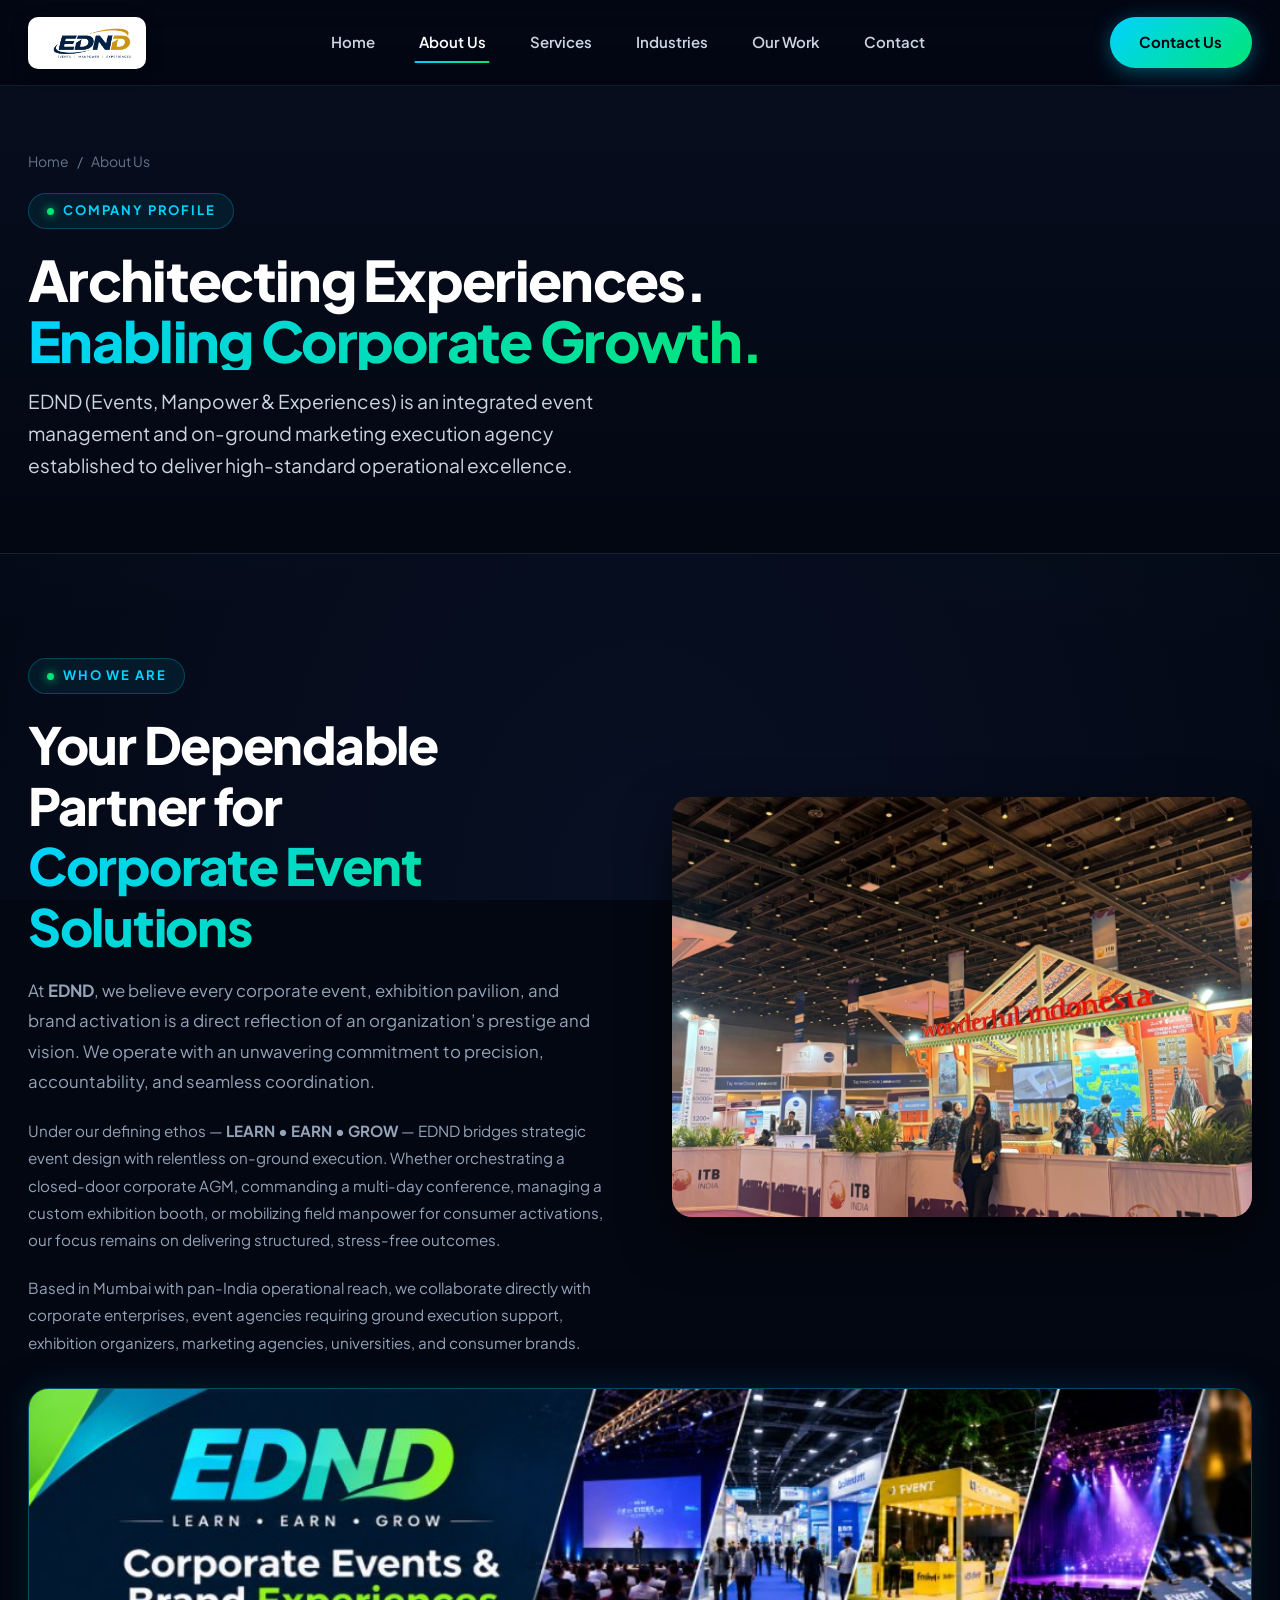
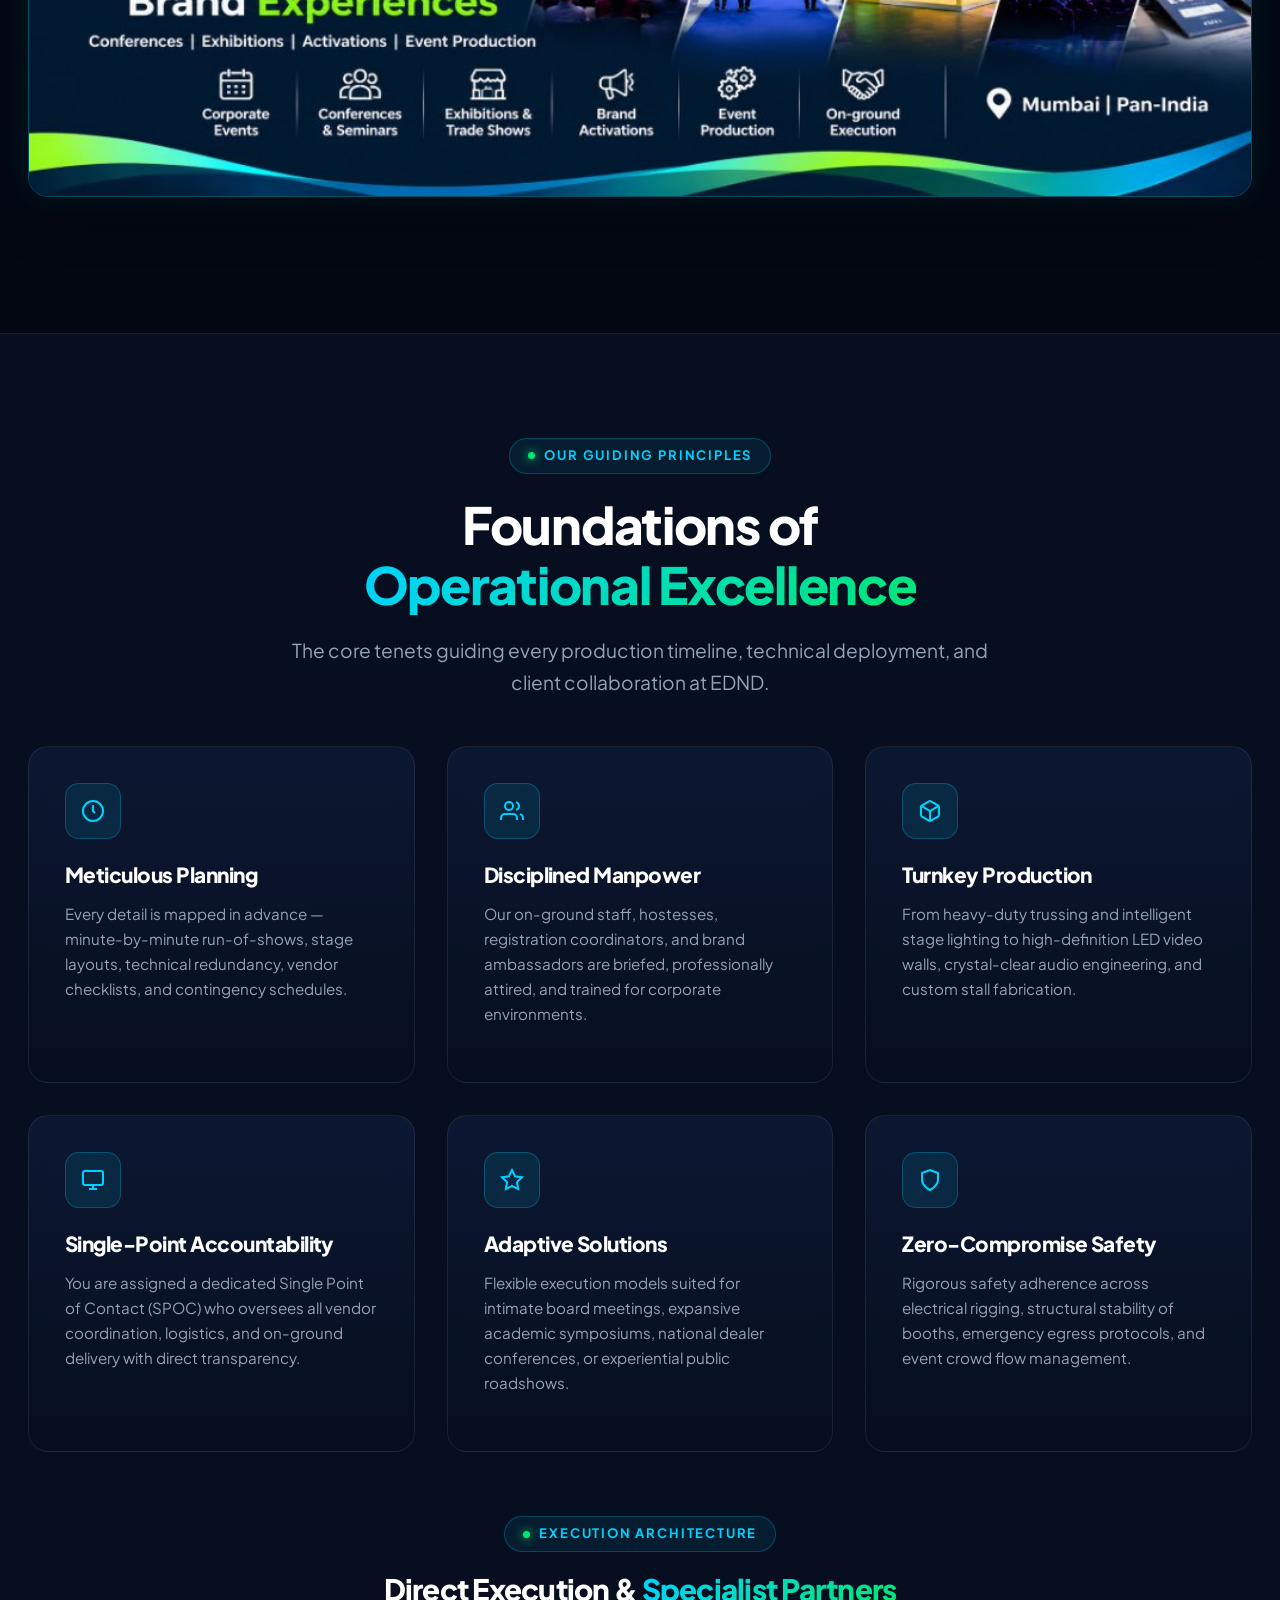
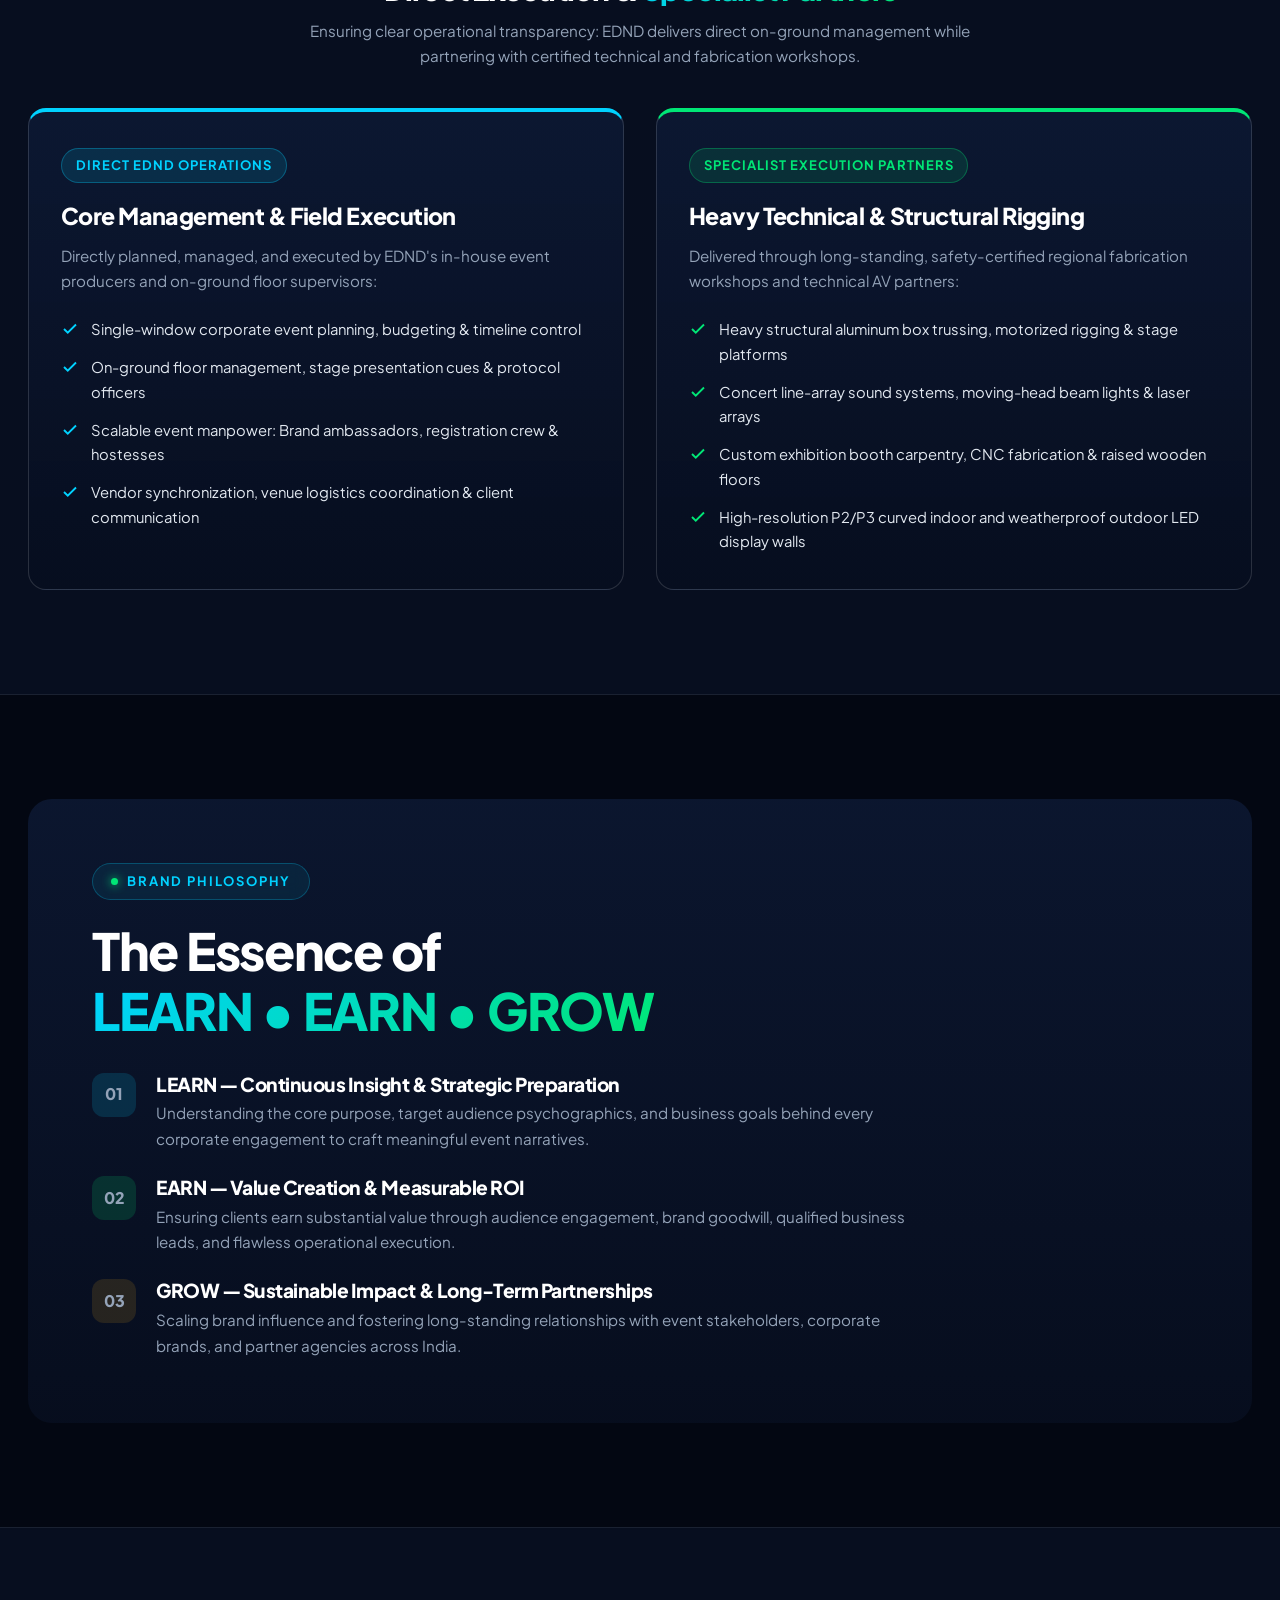
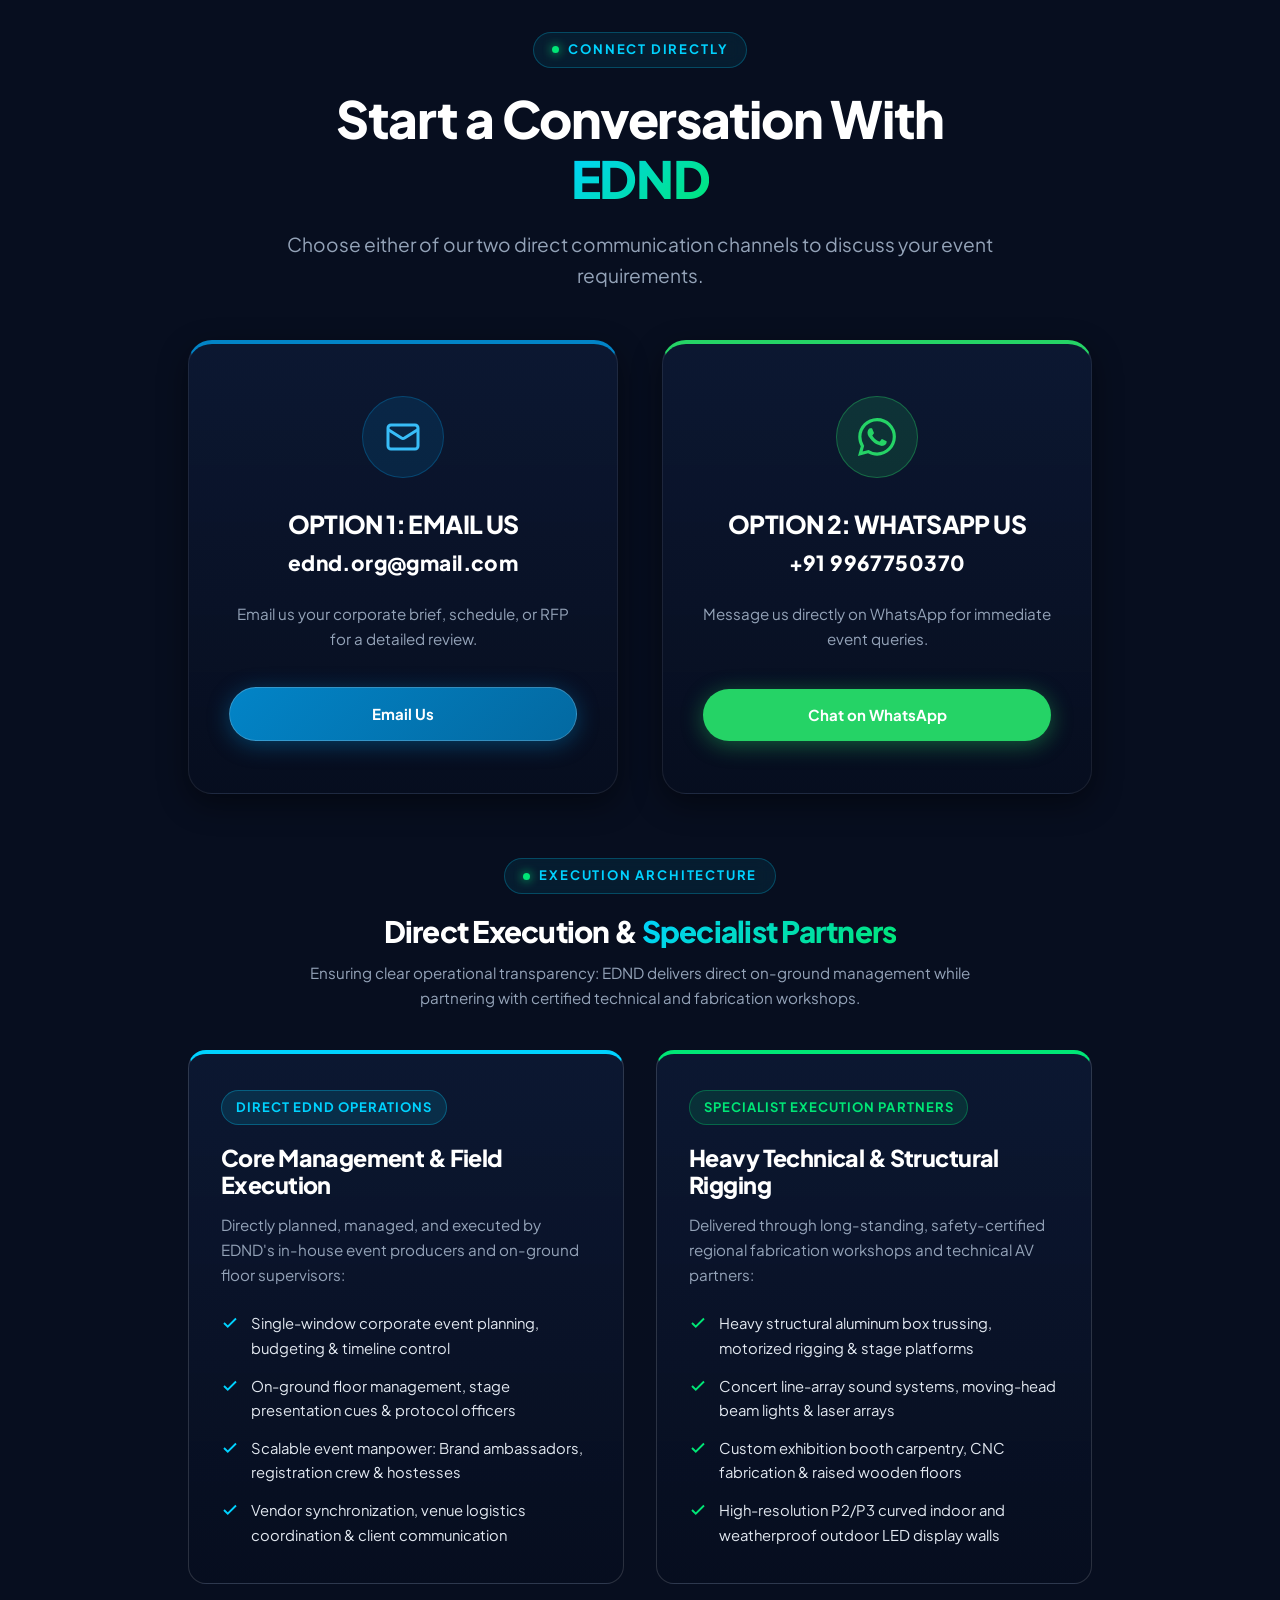
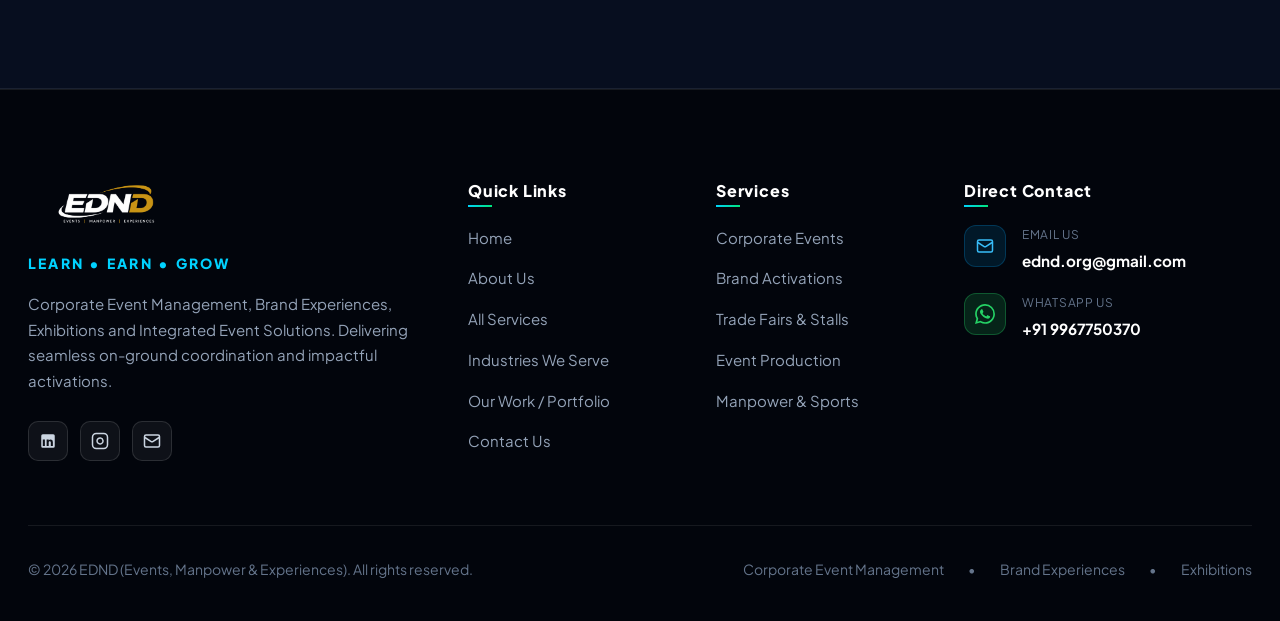
<file: about.html>
<!DOCTYPE html>
<html lang="en">
<head>
  <meta charset="UTF-8">
  <meta name="viewport" content="width=device-width, initial-scale=1.0">
  <title>About Us | EDND - Events, Manpower & Experiences</title>
  <meta name="description" content="Learn about EDND - your dedicated partner for corporate event management, brand experiences, trade exhibitions, and integrated event solutions.">
  
  <!-- Open Graph -->
  <meta property="og:type" content="website">
  <meta property="og:title" content="About EDND | Corporate Event & Brand Experiences Agency">
  <meta property="og:description" content="Corporate Event Management, Brand Experiences, Exhibitions and Integrated Event Solutions.">
  <meta property="og:image" content="assets/images/ednd-hero-banner.png">
  
  <!-- Favicon -->
  <link rel="icon" type="image/png" href="assets/images/favicon.png">
  
  <!-- Google Fonts: Plus Jakarta Sans -->
  <link rel="preconnect" href="https://fonts.googleapis.com">
  <link rel="preconnect" href="https://fonts.gstatic.com" crossorigin>
  <link href="https://fonts.googleapis.com/css2?family=Plus+Jakarta+Sans:wght@400;500;600;700;800&display=swap" rel="stylesheet">
  
  <!-- Stylesheet -->
  <link rel="stylesheet" href="css/style.css">
</head>
<body>

  <!-- ================= HEADER ================= -->
  <header class="site-header">
    <div class="container header-inner">
      <a href="index.html" class="brand-logo" aria-label="EDND Home">
        <img src="assets/images/ednd-logo-original.png" alt="EDND - Events, Manpower & Experiences" width="138" height="60">
      </a>

      <nav class="nav-links" id="primary-navigation" aria-label="Main Navigation">
        <a href="index.html" class="nav-link">Home</a>
        <a href="about.html" class="nav-link active">About Us</a>
        <a href="services.html" class="nav-link">Services</a>
        <a href="industries.html" class="nav-link">Industries</a>
        <a href="work.html" class="nav-link">Our Work</a>
        <a href="contact.html" class="nav-link">Contact</a>
      </nav>

      <div class="header-actions">
        <a href="contact.html" class="btn btn-primary btn-contact-header">Contact Us</a>
        <button class="mobile-toggle" aria-label="Toggle Navigation Menu" aria-expanded="false">
          <svg width="24" height="24" viewBox="0 0 24 24" fill="none" stroke="currentColor" stroke-width="2" stroke-linecap="round" stroke-linejoin="round">
            <line x1="3" y1="12" x2="21" y2="12"></line>
            <line x1="3" y1="6" x2="21" y2="6"></line>
            <line x1="3" y1="18" x2="21" y2="18"></line>
          </svg>
        </button>
      </div>
    </div>
  </header>

  <main>
    <!-- ================= PAGE HERO ================= -->
    <section class="page-hero">
      <div class="container">
        <div class="breadcrumb">
          <a href="index.html">Home</a>
          <span>/</span>
          <span style="color: var(--color-white);">About Us</span>
        </div>
        <div class="section-label">Company Profile</div>
        <h1 class="hero-title" style="font-size: clamp(2.2rem, 4.5vw, 3.5rem); margin-bottom: 1rem;">
          Architecting Experiences. <br>
          <span class="text-gradient">Enabling Corporate Growth.</span>
        </h1>
        <p class="hero-subheading" style="margin-bottom: 0;">
          EDND (Events, Manpower & Experiences) is an integrated event management and on-ground marketing execution agency established to deliver high-standard operational excellence.
        </p>
      </div>
    </section>

    <!-- ================= ABOUT OVERVIEW ================= -->
    <section class="section">
      <div class="container">
        <div class="grid-2" style="align-items: center; gap: 4rem;">
          <div>
            <div class="section-label">Who We Are</div>
            <h2 class="section-title">Your Dependable Partner for <span class="text-gradient">Corporate Event Solutions</span></h2>
            <p style="color: var(--color-slate-300); font-size: 1.05rem; line-height: 1.8; margin-bottom: 1.25rem;">
              At <strong>EDND</strong>, we believe every corporate event, exhibition pavilion, and brand activation is a direct reflection of an organization’s prestige and vision. We operate with an unwavering commitment to precision, accountability, and seamless coordination.
            </p>
            <p style="color: var(--color-slate-400); font-size: 0.95rem; line-height: 1.8; margin-bottom: 1.25rem;">
              Under our defining ethos — <strong>LEARN • EARN • GROW</strong> — EDND bridges strategic event design with relentless on-ground execution. Whether orchestrating a closed-door corporate AGM, commanding a multi-day conference, managing a custom exhibition booth, or mobilizing field manpower for consumer activations, our focus remains on delivering structured, stress-free outcomes.
            </p>
            <p style="color: var(--color-slate-400); font-size: 0.95rem; line-height: 1.8;">
              Based in Mumbai with pan-India operational reach, we collaborate directly with corporate enterprises, event agencies requiring ground execution support, exhibition organizers, marketing agencies, universities, and consumer brands.
            </p>
          </div>
          <div>
            <div style="border-radius: 20px; overflow: hidden; border: 1px solid var(--border-color); box-shadow: var(--shadow-lg);">
              <img src="assets/images/ednd-mercedes-showcase.jpg" alt="EDND Corporate Event Team and Hostesses" style="width: 100%; height: 420px; object-fit: cover;">
            </div>
          </div>
        </div>

        <!-- Official EDND Brand Banner Showcase -->
        <div class="official-brand-banner-card">
          <img src="assets/images/ednd-official-banner.jpg" alt="EDND Corporate Events & Brand Experiences - Mumbai & Pan-India Execution" loading="lazy">
        </div>
      </div>
    </section>

    <!-- ================= BRAND VALUES / PILLARS ================= -->
    <section class="section section-alt">
      <div class="container">
        <div class="text-center mx-auto" style="max-width: 760px;">
          <div class="section-label">Our Guiding Principles</div>
          <h2 class="section-title">Foundations of <span class="text-gradient">Operational Excellence</span></h2>
          <p class="section-subtitle mx-auto">
            The core tenets guiding every production timeline, technical deployment, and client collaboration at EDND.
          </p>
        </div>

        <div class="grid-3">
          <!-- Pillar 1 -->
          <div class="card">
            <div class="card-icon">
              <svg width="24" height="24" viewBox="0 0 24 24" fill="none" stroke="currentColor" stroke-width="2"><circle cx="12" cy="12" r="10"></circle><polyline points="12 6 12 12 14 14"></polyline></svg>
            </div>
            <h3 class="card-title">Meticulous Planning</h3>
            <p class="card-desc">
              Every detail is mapped in advance — minute-by-minute run-of-shows, stage layouts, technical redundancy, vendor checklists, and contingency schedules.
            </p>
          </div>

          <!-- Pillar 2 -->
          <div class="card">
            <div class="card-icon">
              <svg width="24" height="24" viewBox="0 0 24 24" fill="none" stroke="currentColor" stroke-width="2"><path d="M17 21v-2a4 4 0 0 0-4-4H5a4 4 0 0 0-4 4v2"></path><circle cx="9" cy="7" r="4"></circle><path d="M23 21v-2a4 4 0 0 0-3-3.87"></path><path d="M16 3.13a4 4 0 0 1 0 7.75"></path></svg>
            </div>
            <h3 class="card-title">Disciplined Manpower</h3>
            <p class="card-desc">
              Our on-ground staff, hostesses, registration coordinators, and brand ambassadors are briefed, professionally attired, and trained for corporate environments.
            </p>
          </div>

          <!-- Pillar 3 -->
          <div class="card">
            <div class="card-icon">
              <svg width="24" height="24" viewBox="0 0 24 24" fill="none" stroke="currentColor" stroke-width="2"><path d="M21 16V8a2 2 0 0 0-1-1.73l-7-4a2 2 0 0 0-2 0l-7 4A2 2 0 0 0 3 8v8a2 2 0 0 0 1 1.73l7 4a2 2 0 0 0 2 0l7-4A2 2 0 0 0 21 16z"></path><polyline points="3.27 6.96 12 12.01 20.73 6.96"></polyline><line x1="12" y1="22.08" x2="12" y2="12"></line></svg>
            </div>
            <h3 class="card-title">Turnkey Production</h3>
            <p class="card-desc">
              From heavy-duty trussing and intelligent stage lighting to high-definition LED video walls, crystal-clear audio engineering, and custom stall fabrication.
            </p>
          </div>

          <!-- Pillar 4 -->
          <div class="card">
            <div class="card-icon">
              <svg width="24" height="24" viewBox="0 0 24 24" fill="none" stroke="currentColor" stroke-width="2"><rect x="2" y="3" width="20" height="14" rx="2" ry="2"></rect><line x1="8" y1="21" x2="16" y2="21"></line><line x1="12" y1="17" x2="12" y2="21"></line></svg>
            </div>
            <h3 class="card-title">Single-Point Accountability</h3>
            <p class="card-desc">
              You are assigned a dedicated Single Point of Contact (SPOC) who oversees all vendor coordination, logistics, and on-ground delivery with direct transparency.
            </p>
          </div>

          <!-- Pillar 5 -->
          <div class="card">
            <div class="card-icon">
              <svg width="24" height="24" viewBox="0 0 24 24" fill="none" stroke="currentColor" stroke-width="2"><polygon points="12 2 15.09 8.26 22 9.27 17 14.14 18.18 21.02 12 17.77 5.82 21.02 7 14.14 2 9.27 8.91 8.26 12 2"></polygon></svg>
            </div>
            <h3 class="card-title">Adaptive Solutions</h3>
            <p class="card-desc">
              Flexible execution models suited for intimate board meetings, expansive academic symposiums, national dealer conferences, or experiential public roadshows.
            </p>
          </div>

          <!-- Pillar 6 -->
          <div class="card">
            <div class="card-icon">
              <svg width="24" height="24" viewBox="0 0 24 24" fill="none" stroke="currentColor" stroke-width="2"><path d="M12 22s8-4 8-10V5l-8-3-8 3v7c0 6 8 10 8 10z"></path></svg>
            </div>
            <h3 class="card-title">Zero-Compromise Safety</h3>
            <p class="card-desc">
              Rigorous safety adherence across electrical rigging, structural stability of booths, emergency egress protocols, and event crowd flow management.
            </p>
          </div>
        </div>

        <!-- Verified Turnkey Execution & Delivery Model (High Priority Verification) -->
        <div style="margin-top: 4rem;">
          <div class="text-center mx-auto" style="max-width: 720px; margin-bottom: 2rem;">
            <div class="section-label">Execution Architecture</div>
            <h3 style="font-size: 1.85rem; color: #ffffff; font-weight: 800; margin-bottom: 0.75rem;">Direct Execution & <span class="text-gradient">Specialist Partners</span></h3>
            <p style="color: var(--text-body); font-size: 0.95rem;">
              Ensuring clear operational transparency: EDND delivers direct on-ground management while partnering with certified technical and fabrication workshops.
            </p>
          </div>

          <div class="delivery-model-grid">
            <!-- Direct EDND Delivery -->
            <div class="delivery-card direct">
              <div class="delivery-badge">Direct EDND Operations</div>
              <h4 class="delivery-title">Core Management & Field Execution</h4>
              <p class="delivery-desc">
                Directly planned, managed, and executed by EDND's in-house event producers and on-ground floor supervisors:
              </p>
              <div class="delivery-item-list">
                <div class="delivery-item">
                  <svg width="18" height="18" viewBox="0 0 24 24" fill="none" stroke="currentColor" stroke-width="2.5"><polyline points="20 6 9 17 4 12"></polyline></svg>
                  <span>Single-window corporate event planning, budgeting & timeline control</span>
                </div>
                <div class="delivery-item">
                  <svg width="18" height="18" viewBox="0 0 24 24" fill="none" stroke="currentColor" stroke-width="2.5"><polyline points="20 6 9 17 4 12"></polyline></svg>
                  <span>On-ground floor management, stage presentation cues & protocol officers</span>
                </div>
                <div class="delivery-item">
                  <svg width="18" height="18" viewBox="0 0 24 24" fill="none" stroke="currentColor" stroke-width="2.5"><polyline points="20 6 9 17 4 12"></polyline></svg>
                  <span>Scalable event manpower: Brand ambassadors, registration crew & hostesses</span>
                </div>
                <div class="delivery-item">
                  <svg width="18" height="18" viewBox="0 0 24 24" fill="none" stroke="currentColor" stroke-width="2.5"><polyline points="20 6 9 17 4 12"></polyline></svg>
                  <span>Vendor synchronization, venue logistics coordination & client communication</span>
                </div>
              </div>
            </div>

            <!-- Specialist Execution Partners -->
            <div class="delivery-card partners">
              <div class="delivery-badge">Specialist Execution Partners</div>
              <h4 class="delivery-title">Heavy Technical & Structural Rigging</h4>
              <p class="delivery-desc">
                Delivered through long-standing, safety-certified regional fabrication workshops and technical AV partners:
              </p>
              <div class="delivery-item-list">
                <div class="delivery-item">
                  <svg width="18" height="18" viewBox="0 0 24 24" fill="none" stroke="currentColor" stroke-width="2.5"><polyline points="20 6 9 17 4 12"></polyline></svg>
                  <span>Heavy structural aluminum box trussing, motorized rigging & stage platforms</span>
                </div>
                <div class="delivery-item">
                  <svg width="18" height="18" viewBox="0 0 24 24" fill="none" stroke="currentColor" stroke-width="2.5"><polyline points="20 6 9 17 4 12"></polyline></svg>
                  <span>Concert line-array sound systems, moving-head beam lights & laser arrays</span>
                </div>
                <div class="delivery-item">
                  <svg width="18" height="18" viewBox="0 0 24 24" fill="none" stroke="currentColor" stroke-width="2.5"><polyline points="20 6 9 17 4 12"></polyline></svg>
                  <span>Custom exhibition booth carpentry, CNC fabrication & raised wooden floors</span>
                </div>
                <div class="delivery-item">
                  <svg width="18" height="18" viewBox="0 0 24 24" fill="none" stroke="currentColor" stroke-width="2.5"><polyline points="20 6 9 17 4 12"></polyline></svg>
                  <span>High-resolution P2/P3 curved indoor and weatherproof outdoor LED display walls</span>
                </div>
              </div>
            </div>
          </div>
        </div>
      </div>
    </section>

    <!-- ================= THE MEANING BEHIND LEARN • EARN • GROW ================= -->
    <section class="section">
      <div class="container">
        <div style="background: var(--gradient-card); border: 1px solid var(--border-color); border-radius: 24px; padding: clamp(2rem, 5vw, 4rem); position: relative; overflow: hidden;">
          <div style="max-width: 820px; position: relative; z-index: 2;">
            <div class="section-label">Brand Philosophy</div>
            <h2 class="section-title">The Essence of <span class="text-gradient">LEARN • EARN • GROW</span></h2>
            <div style="display: flex; flex-direction: column; gap: 1.5rem; margin-top: 2rem;">
              <div style="display: flex; gap: 1.25rem;">
                <div style="width: 44px; height: 44px; border-radius: 12px; background: rgba(0, 210, 255, 0.15); color: var(--color-cyan); display: flex; align-items: center; justify-content: center; font-weight: 800; flex-shrink: 0;">01</div>
                <div>
                  <h4 style="font-size: 1.2rem; color: #fff; margin-bottom: 0.35rem;">LEARN — Continuous Insight & Strategic Preparation</h4>
                  <p style="color: var(--color-slate-400); font-size: 0.95rem; line-height: 1.7;">
                    Understanding the core purpose, target audience psychographics, and business goals behind every corporate engagement to craft meaningful event narratives.
                  </p>
                </div>
              </div>

              <div style="display: flex; gap: 1.25rem;">
                <div style="width: 44px; height: 44px; border-radius: 12px; background: rgba(0, 230, 118, 0.15); color: var(--color-green); display: flex; align-items: center; justify-content: center; font-weight: 800; flex-shrink: 0;">02</div>
                <div>
                  <h4 style="font-size: 1.2rem; color: #fff; margin-bottom: 0.35rem;">EARN — Value Creation & Measurable ROI</h4>
                  <p style="color: var(--color-slate-400); font-size: 0.95rem; line-height: 1.7;">
                    Ensuring clients earn substantial value through audience engagement, brand goodwill, qualified business leads, and flawless operational execution.
                  </p>
                </div>
              </div>

              <div style="display: flex; gap: 1.25rem;">
                <div style="width: 44px; height: 44px; border-radius: 12px; background: rgba(212, 155, 30, 0.15); color: var(--color-gold); display: flex; align-items: center; justify-content: center; font-weight: 800; flex-shrink: 0;">03</div>
                <div>
                  <h4 style="font-size: 1.2rem; color: #fff; margin-bottom: 0.35rem;">GROW — Sustainable Impact & Long-Term Partnerships</h4>
                  <p style="color: var(--color-slate-400); font-size: 0.95rem; line-height: 1.7;">
                    Scaling brand influence and fostering long-standing relationships with event stakeholders, corporate brands, and partner agencies across India.
                  </p>
                </div>
              </div>
            </div>
          </div>
        </div>
      </div>
    </section>

    <!-- ================= CONTACT CTA SECTION ================= -->
    <section class="section section-alt">
      <div class="container contact-container">
        <div class="text-center mx-auto" style="max-width: 720px;">
          <div class="section-label">Connect Directly</div>
          <h2 class="section-title">Start a Conversation With <span class="text-gradient">EDND</span></h2>
          <p class="section-subtitle mx-auto">
            Choose either of our two direct communication channels to discuss your event requirements.
          </p>
        </div>

        <div class="contact-options-grid">
          <!-- OPTION 1: EMAIL US -->
          <div class="contact-card email-card">
            <div class="contact-icon-bubble">
              <svg width="36" height="36" viewBox="0 0 24 24" fill="none" stroke="currentColor" stroke-width="2">
                <rect x="2" y="4" width="20" height="16" rx="2"></rect>
                <path d="m22 7-8.97 5.7a1.94 1.94 0 0 1-2.06 0L2 7"></path>
              </svg>
            </div>
            <h3 class="contact-card-title">OPTION 1: EMAIL US</h3>
            <div class="contact-card-value">ednd.org@gmail.com</div>
            <p class="contact-card-desc">
              Email us your corporate brief, schedule, or RFP for a detailed review.
            </p>
            <a href="mailto:ednd.org@gmail.com?subject=Business%20Enquiry%20%E2%80%93%20EDND" class="btn btn-email" style="width: 100%;">
              <span>Email Us</span>
            </a>
          </div>

          <!-- OPTION 2: WHATSAPP US -->
          <div class="contact-card whatsapp-card">
            <div class="contact-icon-bubble">
              <svg width="38" height="38" viewBox="0 0 24 24" fill="currentColor">
                <path d="M17.472 14.382c-.297-.149-1.758-.867-2.03-.967-.273-.099-.471-.148-.67.15-.197.297-.767.966-.94 1.164-.173.199-.347.223-.644.075-.297-.15-1.255-.463-2.39-1.475-.883-.788-1.48-1.761-1.653-2.059-.173-.297-.018-.458.13-.606.134-.133.298-.347.446-.52.149-.174.198-.298.298-.497.099-.198.05-.371-.025-.52-.075-.149-.669-1.612-.916-2.207-.242-.579-.487-.5-.669-.51-.173-.008-.371-.01-.57-.01-.198 0-.52.074-.792.372-.272.297-1.04 1.016-1.04 2.479 0 1.462 1.065 2.875 1.213 3.074.149.198 2.096 3.2 5.077 4.487.709.306 1.262.489 1.694.625.712.227 1.36.195 1.871.118.571-.085 1.758-.719 2.006-1.413.248-.694.248-1.289.173-1.413-.074-.124-.272-.198-.57-.347m-5.421 7.403h-.004a9.87 9.87 0 01-5.031-1.378l-.361-.214-3.741.982.998-3.648-.235-.374a9.86 9.86 0 01-1.51-5.26c.001-5.45 4.436-9.884 9.888-9.884 2.64 0 5.122 1.03 6.988 2.898a9.825 9.825 0 012.893 6.994c-.003 5.45-4.437 9.884-9.885 9.884m8.413-18.297A11.815 11.815 0 0012.05 0C5.495 0 .16 5.335.157 11.892c0 2.096.547 4.142 1.588 5.945L0 24l6.335-1.662c1.746.953 3.71 1.456 5.711 1.457h.005c6.554 0 11.89-5.335 11.893-11.893a11.821 11.821 0 00-3.48-8.413Z"/>
              </svg>
            </div>
            <h3 class="contact-card-title">OPTION 2: WHATSAPP US</h3>
            <div class="contact-card-value">+91 9967750370</div>
            <p class="contact-card-desc">
              Message us directly on WhatsApp for immediate event queries.
            </p>
            <a href="https://wa.me/919967750370?text=Hello%20EDND%20Team%2C%20I%20am%20interested%20in%20your%20event%20management%20and%20brand%20experience%20services.%20I%20would%20like%20to%20discuss%20a%20business%20requirement." class="btn btn-whatsapp" target="_blank" rel="noopener noreferrer" style="width: 100%;">
              <span>Chat on WhatsApp</span>
            </a>
          </div>
        </div>

        <!-- Verified Turnkey Execution & Delivery Model (High Priority Verification) -->
        <div style="margin-top: 4rem;">
          <div class="text-center mx-auto" style="max-width: 720px; margin-bottom: 2rem;">
            <div class="section-label">Execution Architecture</div>
            <h3 style="font-size: 1.85rem; color: #ffffff; font-weight: 800; margin-bottom: 0.75rem;">Direct Execution & <span class="text-gradient">Specialist Partners</span></h3>
            <p style="color: var(--text-body); font-size: 0.95rem;">
              Ensuring clear operational transparency: EDND delivers direct on-ground management while partnering with certified technical and fabrication workshops.
            </p>
          </div>

          <div class="delivery-model-grid">
            <!-- Direct EDND Delivery -->
            <div class="delivery-card direct">
              <div class="delivery-badge">Direct EDND Operations</div>
              <h4 class="delivery-title">Core Management & Field Execution</h4>
              <p class="delivery-desc">
                Directly planned, managed, and executed by EDND's in-house event producers and on-ground floor supervisors:
              </p>
              <div class="delivery-item-list">
                <div class="delivery-item">
                  <svg width="18" height="18" viewBox="0 0 24 24" fill="none" stroke="currentColor" stroke-width="2.5"><polyline points="20 6 9 17 4 12"></polyline></svg>
                  <span>Single-window corporate event planning, budgeting & timeline control</span>
                </div>
                <div class="delivery-item">
                  <svg width="18" height="18" viewBox="0 0 24 24" fill="none" stroke="currentColor" stroke-width="2.5"><polyline points="20 6 9 17 4 12"></polyline></svg>
                  <span>On-ground floor management, stage presentation cues & protocol officers</span>
                </div>
                <div class="delivery-item">
                  <svg width="18" height="18" viewBox="0 0 24 24" fill="none" stroke="currentColor" stroke-width="2.5"><polyline points="20 6 9 17 4 12"></polyline></svg>
                  <span>Scalable event manpower: Brand ambassadors, registration crew & hostesses</span>
                </div>
                <div class="delivery-item">
                  <svg width="18" height="18" viewBox="0 0 24 24" fill="none" stroke="currentColor" stroke-width="2.5"><polyline points="20 6 9 17 4 12"></polyline></svg>
                  <span>Vendor synchronization, venue logistics coordination & client communication</span>
                </div>
              </div>
            </div>

            <!-- Specialist Execution Partners -->
            <div class="delivery-card partners">
              <div class="delivery-badge">Specialist Execution Partners</div>
              <h4 class="delivery-title">Heavy Technical & Structural Rigging</h4>
              <p class="delivery-desc">
                Delivered through long-standing, safety-certified regional fabrication workshops and technical AV partners:
              </p>
              <div class="delivery-item-list">
                <div class="delivery-item">
                  <svg width="18" height="18" viewBox="0 0 24 24" fill="none" stroke="currentColor" stroke-width="2.5"><polyline points="20 6 9 17 4 12"></polyline></svg>
                  <span>Heavy structural aluminum box trussing, motorized rigging & stage platforms</span>
                </div>
                <div class="delivery-item">
                  <svg width="18" height="18" viewBox="0 0 24 24" fill="none" stroke="currentColor" stroke-width="2.5"><polyline points="20 6 9 17 4 12"></polyline></svg>
                  <span>Concert line-array sound systems, moving-head beam lights & laser arrays</span>
                </div>
                <div class="delivery-item">
                  <svg width="18" height="18" viewBox="0 0 24 24" fill="none" stroke="currentColor" stroke-width="2.5"><polyline points="20 6 9 17 4 12"></polyline></svg>
                  <span>Custom exhibition booth carpentry, CNC fabrication & raised wooden floors</span>
                </div>
                <div class="delivery-item">
                  <svg width="18" height="18" viewBox="0 0 24 24" fill="none" stroke="currentColor" stroke-width="2.5"><polyline points="20 6 9 17 4 12"></polyline></svg>
                  <span>High-resolution P2/P3 curved indoor and weatherproof outdoor LED display walls</span>
                </div>
              </div>
            </div>
          </div>
        </div>
      </div>
    </section>
  </main>

  <!-- ================= FOOTER ================= -->
  <footer class="site-footer">
    <div class="container">
      <div class="footer-top">
        <div class="footer-brand">
          <img src="assets/images/ednd-logo-white.png" alt="EDND Logo" width="160" height="53">
          <div class="footer-tagline">LEARN • EARN • GROW</div>
          <p class="footer-desc">
            Corporate Event Management, Brand Experiences, Exhibitions and Integrated Event Solutions. Delivering seamless on-ground coordination and impactful activations.
          </p>
          <div class="footer-social-row">
            <a href="https://linkedin.com" target="_blank" rel="noopener noreferrer" class="social-btn" aria-label="LinkedIn">
              <svg width="18" height="18" viewBox="0 0 24 24" fill="currentColor"><path d="M19 3a2 2 0 0 1 2 2v14a2 2 0 0 1-2 2H5a2 2 0 0 1-2-2V5a2 2 0 0 1 2-2h14m-.5 15.5v-5.3a3.26 3.26 0 0 0-3.26-3.26c-.85 0-1.84.52-2.28 1.3v-1.11h-2.79v8.37h2.79v-4.93c0-.77.62-1.4 1.39-1.4a1.4 1.4 0 0 1 1.4 1.4v4.93h2.75M6.46 8.76c-.97 0-1.75-.79-1.75-1.76s.78-1.75 1.75-1.75 1.75.78 1.75 1.75-.78 1.76-1.75 1.76m1.38 9.74v-8.37H5.08v8.37h2.76Z"/></svg>
            </a>
            <a href="https://instagram.com" target="_blank" rel="noopener noreferrer" class="social-btn" aria-label="Instagram">
              <svg width="18" height="18" viewBox="0 0 24 24" fill="none" stroke="currentColor" stroke-width="2"><rect x="2" y="2" width="20" height="20" rx="5" ry="5"></rect><path d="M16 11.37A4 4 0 1 1 12.63 8 4 4 0 0 1 16 11.37z"></path><line x1="17.5" y1="6.5" x2="17.51" y2="6.5"></line></svg>
            </a>
            <a href="mailto:ednd.org@gmail.com" class="social-btn" aria-label="Email EDND">
              <svg width="18" height="18" viewBox="0 0 24 24" fill="none" stroke="currentColor" stroke-width="2"><rect x="2" y="4" width="20" height="16" rx="2"></rect><path d="m22 7-8.97 5.7a1.94 1.94 0 0 1-2.06 0L2 7"></path></svg>
            </a>
          </div>
        </div>

        <div>
          <h4 class="footer-heading">Quick Links</h4>
          <ul class="footer-links">
            <li><a href="index.html" class="footer-link">Home</a></li>
            <li><a href="about.html" class="footer-link">About Us</a></li>
            <li><a href="services.html" class="footer-link">All Services</a></li>
            <li><a href="industries.html" class="footer-link">Industries We Serve</a></li>
            <li><a href="work.html" class="footer-link">Our Work / Portfolio</a></li>
            <li><a href="contact.html" class="footer-link">Contact Us</a></li>
          </ul>
        </div>

        <div>
          <h4 class="footer-heading">Services</h4>
          <ul class="footer-links">
            <li><a href="services.html#corporate-events" class="footer-link">Corporate Events</a></li>
            <li><a href="services.html#brand-experiences" class="footer-link">Brand Activations</a></li>
            <li><a href="services.html#exhibitions" class="footer-link">Trade Fairs & Stalls</a></li>
            <li><a href="services.html#event-production" class="footer-link">Event Production</a></li>
            <li><a href="services.html#other-services" class="footer-link">Manpower & Sports</a></li>
          </ul>
        </div>

        <div>
          <h4 class="footer-heading">Direct Contact</h4>
          <div class="footer-direct-contact">
            <a href="mailto:ednd.org@gmail.com?subject=Business%20Enquiry%20%E2%80%93%20EDND" class="footer-contact-item email">
              <div class="footer-contact-icon">
                <svg width="18" height="18" viewBox="0 0 24 24" fill="none" stroke="currentColor" stroke-width="2">
                  <rect x="2" y="4" width="20" height="16" rx="2"></rect>
                  <path d="m22 7-8.97 5.7a1.94 1.94 0 0 1-2.06 0L2 7"></path>
                </svg>
              </div>
              <div>
                <div class="footer-contact-label">Email Us</div>
                <div class="footer-contact-val">ednd.org@gmail.com</div>
              </div>
            </a>

            <a href="https://wa.me/919967750370?text=Hello%20EDND%20Team%2C%20I%20am%20interested%20in%20your%20event%20management%20and%20brand%20experience%20services.%20I%20would%20like%20to%20discuss%20a%20business%20requirement." target="_blank" rel="noopener noreferrer" class="footer-contact-item whatsapp">
              <div class="footer-contact-icon">
                <svg width="20" height="20" viewBox="0 0 24 24" fill="currentColor">
                  <path d="M17.472 14.382c-.297-.149-1.758-.867-2.03-.967-.273-.099-.471-.148-.67.15-.197.297-.767.966-.94 1.164-.173.199-.347.223-.644.075-.297-.15-1.255-.463-2.39-1.475-.883-.788-1.48-1.761-1.653-2.059-.173-.297-.018-.458.13-.606.134-.133.298-.347.446-.52.149-.174.198-.298.298-.497.099-.198.05-.371-.025-.52-.075-.149-.669-1.612-.916-2.207-.242-.579-.487-.5-.669-.51-.173-.008-.371-.01-.57-.01-.198 0-.52.074-.792.372-.272.297-1.04 1.016-1.04 2.479 0 1.462 1.065 2.875 1.213 3.074.149.198 2.096 3.2 5.077 4.487.709.306 1.262.489 1.694.625.712.227 1.36.195 1.871.118.571-.085 1.758-.719 2.006-1.413.248-.694.248-1.289.173-1.413-.074-.124-.272-.198-.57-.347m-5.421 7.403h-.004a9.87 9.87 0 01-5.031-1.378l-.361-.214-3.741.982.998-3.648-.235-.374a9.86 9.86 0 01-1.51-5.26c.001-5.45 4.436-9.884 9.888-9.884 2.64 0 5.122 1.03 6.988 2.898a9.825 9.825 0 012.893 6.994c-.003 5.45-4.437 9.884-9.885 9.884m8.413-18.297A11.815 11.815 0 0012.05 0C5.495 0 .16 5.335.157 11.892c0 2.096.547 4.142 1.588 5.945L0 24l6.335-1.662c1.746.953 3.71 1.456 5.711 1.457h.005c6.554 0 11.89-5.335 11.893-11.893a11.821 11.821 0 00-3.48-8.413Z"/>
                </svg>
              </div>
              <div>
                <div class="footer-contact-label">WhatsApp Us</div>
                <div class="footer-contact-val">+91 9967750370</div>
              </div>
            </a>
          </div>
        </div>
      </div>

      <div class="footer-bottom">
        <div>&copy; 2026 EDND (Events, Manpower & Experiences). All rights reserved.</div>
        <div class="footer-bottom-links">
          <span>Corporate Event Management</span>
          <span>•</span>
          <span>Brand Experiences</span>
          <span>•</span>
          <span>Exhibitions</span>
        </div>
      </div>
    </div>
  </footer>

  <script src="js/main.js"></script>
</body>
</html>
</file>
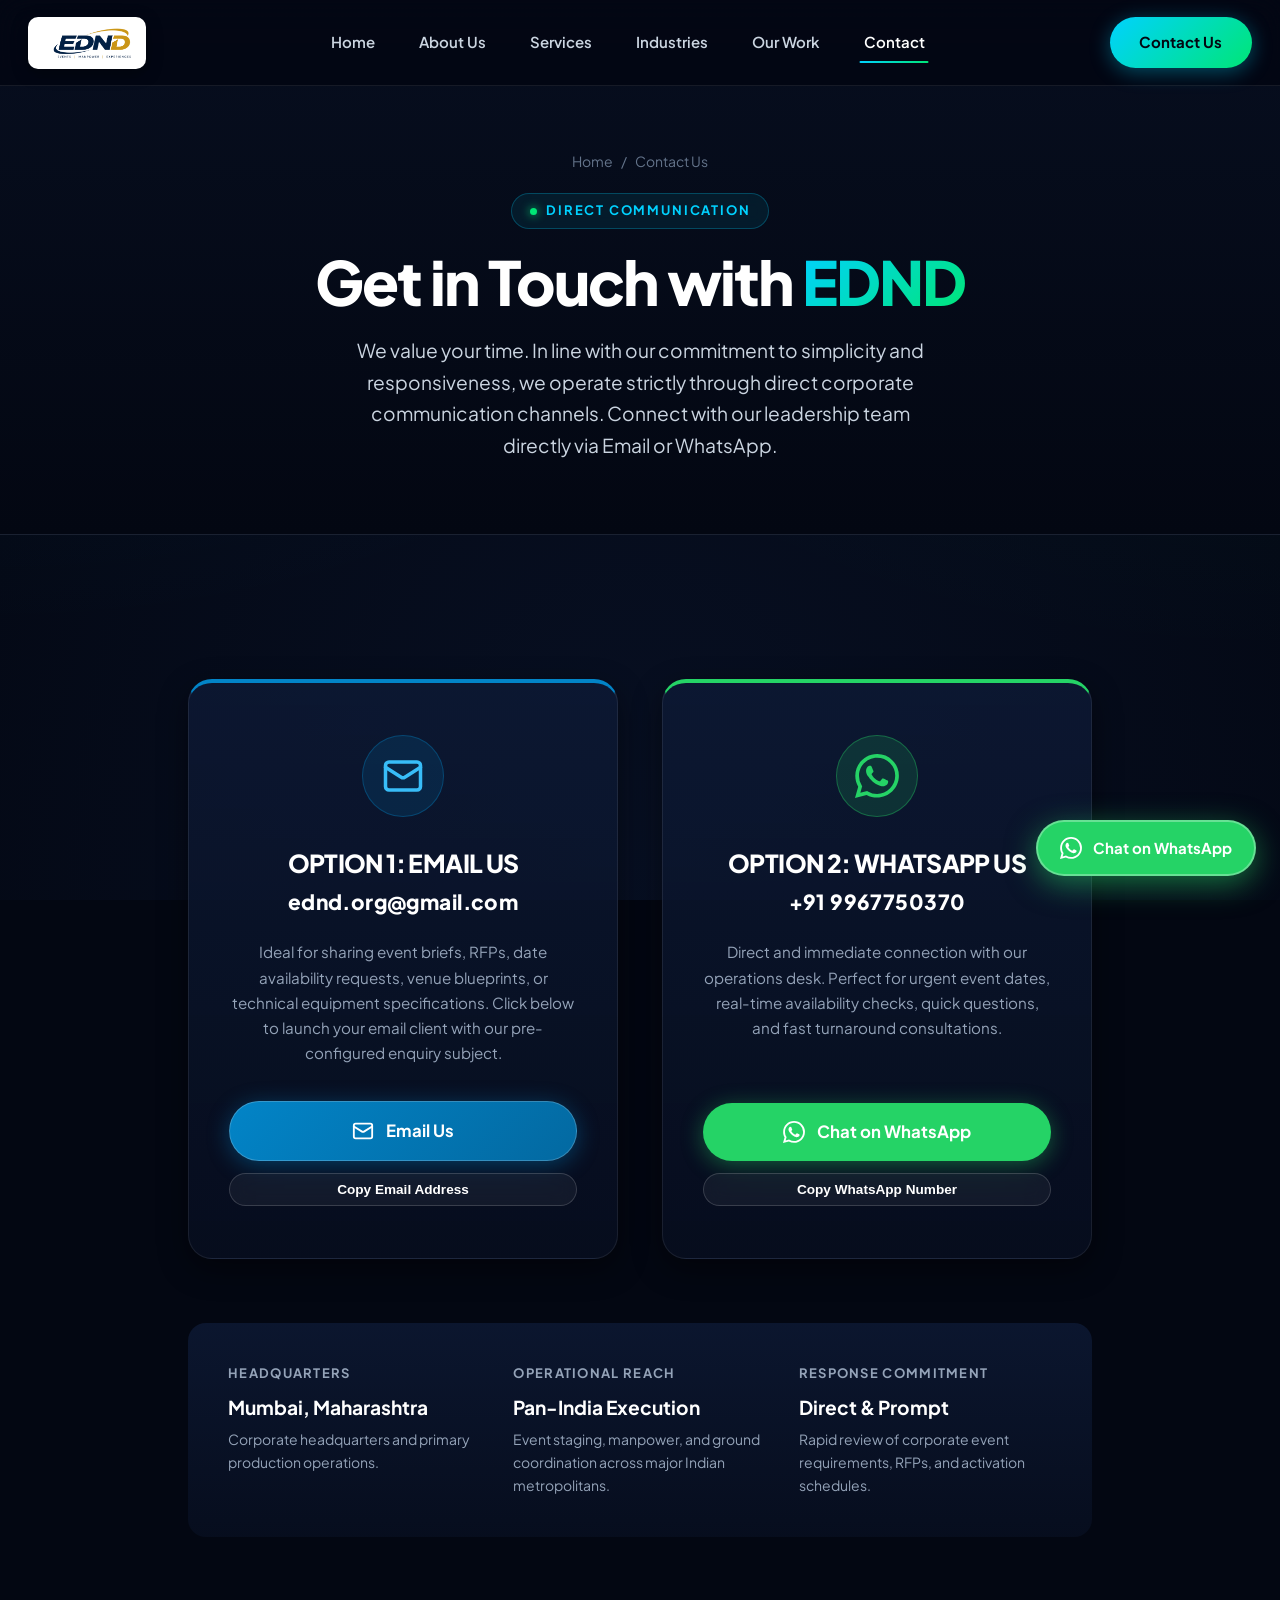
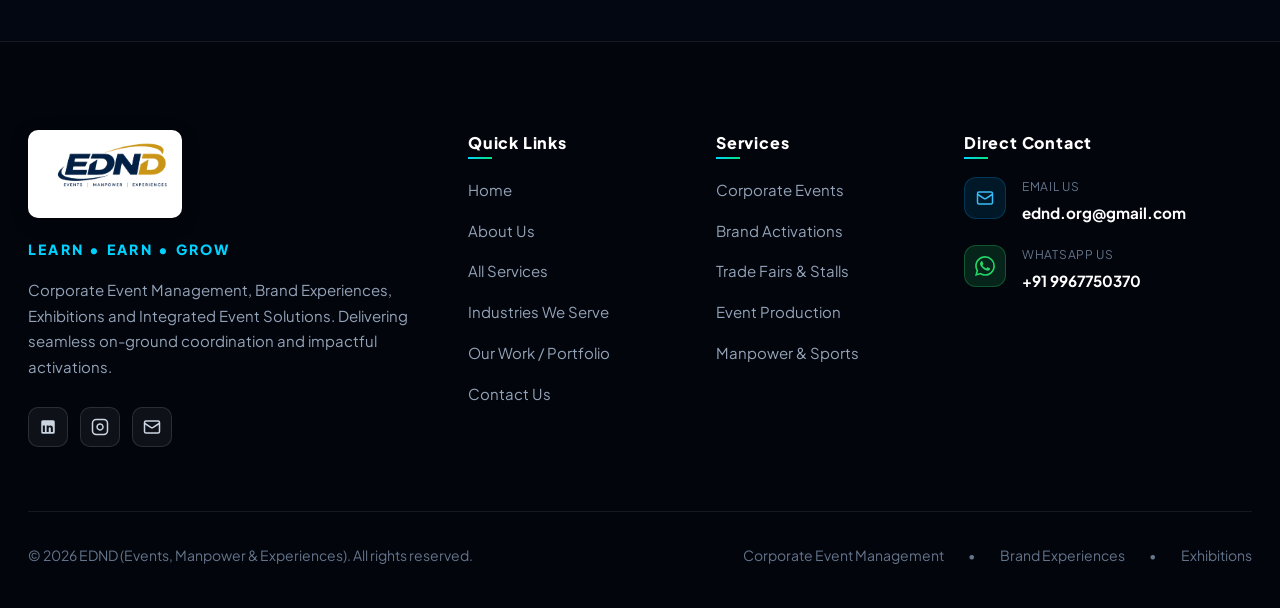
<file: contact.html>
<!DOCTYPE html>
<html lang="en">
<head>
  <meta charset="UTF-8">
  <meta name="viewport" content="width=device-width, initial-scale=1.0">
  <title>Contact Us | EDND - Corporate Event Management & Brand Experiences</title>
  <meta name="description" content="Contact EDND directly via Email or WhatsApp. Quick, direct communication for corporate events, conferences, exhibition stalls, and brand activations.">
  
  <meta property="og:type" content="website">
  <meta property="og:title" content="Contact EDND | Direct Communication Channels">
  <meta property="og:description" content="Reach our corporate events team directly through Email or WhatsApp. No forms, no delays.">
  <meta property="og:image" content="assets/images/ednd-hero-banner.png">
  
  <link rel="icon" type="image/png" href="assets/images/favicon.png">
  
  <link rel="preconnect" href="https://fonts.googleapis.com">
  <link rel="preconnect" href="https://fonts.gstatic.com" crossorigin>
  <link href="https://fonts.googleapis.com/css2?family=Plus+Jakarta+Sans:wght@400;500;600;700;800&display=swap" rel="stylesheet">
  
  <link rel="stylesheet" href="css/style.css">
</head>
<body>

  <!-- ================= HEADER ================= -->
  <header class="site-header">
    <div class="container header-inner">
      <a href="index.html" class="brand-logo" aria-label="EDND Home">
        <img src="assets/images/ednd-logo-original.png" alt="EDND - Events, Manpower & Experiences" width="138" height="60">
      </a>

      <nav class="nav-links" id="primary-navigation" aria-label="Main Navigation">
        <a href="index.html" class="nav-link">Home</a>
        <a href="about.html" class="nav-link">About Us</a>
        <a href="services.html" class="nav-link">Services</a>
        <a href="industries.html" class="nav-link">Industries</a>
        <a href="work.html" class="nav-link">Our Work</a>
        <a href="contact.html" class="nav-link active">Contact</a>
      </nav>

      <div class="header-actions">
        <a href="contact.html" class="btn btn-primary btn-contact-header">Contact Us</a>
        <button class="mobile-toggle" aria-label="Toggle Navigation Menu" aria-expanded="false">
          <svg width="24" height="24" viewBox="0 0 24 24" fill="none" stroke="currentColor" stroke-width="2" stroke-linecap="round" stroke-linejoin="round">
            <line x1="3" y1="12" x2="21" y2="12"></line>
            <line x1="3" y1="6" x2="21" y2="6"></line>
            <line x1="3" y1="18" x2="21" y2="18"></line>
          </svg>
        </button>
      </div>
    </div>
  </header>

  <main>
    <!-- ================= PAGE HERO ================= -->
    <section class="page-hero">
      <div class="container text-center mx-auto" style="max-width: 800px;">
        <div class="breadcrumb" style="justify-content: center;">
          <a href="index.html">Home</a>
          <span>/</span>
          <span style="color: var(--color-white);">Contact Us</span>
        </div>
        <div class="section-label">Direct Communication</div>
        <h1 class="hero-title" style="font-size: clamp(2.3rem, 5vw, 3.8rem); margin-bottom: 1.25rem;">
          Get in Touch with <span class="text-gradient">EDND</span>
        </h1>
        <p class="hero-subheading mx-auto" style="margin-bottom: 0;">
          We value your time. In line with our commitment to simplicity and responsiveness, we operate strictly through direct corporate communication channels. Connect with our leadership team directly via Email or WhatsApp.
        </p>
      </div>
    </section>

    <!-- ================= TWO PRIMARY CONTACT OPTIONS ONLY ================= -->
    <section class="section">
      <div class="container contact-container">
        
        <div class="contact-options-grid">
          <!-- OPTION 1: EMAIL US -->
          <div class="contact-card email-card">
            <div class="contact-icon-bubble">
              <svg width="42" height="42" viewBox="0 0 24 24" fill="none" stroke="currentColor" stroke-width="2" stroke-linecap="round" stroke-linejoin="round">
                <rect x="2" y="4" width="20" height="16" rx="2"></rect>
                <path d="m22 7-8.97 5.7a1.94 1.94 0 0 1-2.06 0L2 7"></path>
              </svg>
            </div>
            
            <h2 class="contact-card-title">OPTION 1: EMAIL US</h2>
            <div class="contact-card-value">ednd.org@gmail.com</div>
            
            <p class="contact-card-desc">
              Ideal for sharing event briefs, RFPs, date availability requests, venue blueprints, or technical equipment specifications. Click below to launch your email client with our pre-configured enquiry subject.
            </p>

            <div style="width: 100%; display: flex; flex-direction: column; gap: 0.75rem;">
              <a href="mailto:ednd.org@gmail.com?subject=Business%20Enquiry%20%E2%80%93%20EDND" class="btn btn-email" style="width: 100%; font-size: 1.05rem; padding: 0.95rem;">
                <svg width="22" height="22" viewBox="0 0 24 24" fill="none" stroke="currentColor" stroke-width="2" stroke-linecap="round" stroke-linejoin="round">
                  <rect x="2" y="4" width="20" height="16" rx="2"></rect>
                  <path d="m22 7-8.97 5.7a1.94 1.94 0 0 1-2.06 0L2 7"></path>
                </svg>
                <span>Email Us</span>
              </a>

              <button type="button" class="btn btn-secondary" onclick="navigator.clipboard.writeText('ednd.org@gmail.com'); alert('Email address copied to clipboard: ednd.org@gmail.com');" style="width: 100%; font-size: 0.85rem; padding: 0.5rem;">
                Copy Email Address
              </button>
            </div>
          </div>

          <!-- OPTION 2: WHATSAPP US -->
          <div class="contact-card whatsapp-card">
            <div class="contact-icon-bubble">
              <svg width="44" height="44" viewBox="0 0 24 24" fill="currentColor">
                <path d="M17.472 14.382c-.297-.149-1.758-.867-2.03-.967-.273-.099-.471-.148-.67.15-.197.297-.767.966-.94 1.164-.173.199-.347.223-.644.075-.297-.15-1.255-.463-2.39-1.475-.883-.788-1.48-1.761-1.653-2.059-.173-.297-.018-.458.13-.606.134-.133.298-.347.446-.52.149-.174.198-.298.298-.497.099-.198.05-.371-.025-.52-.075-.149-.669-1.612-.916-2.207-.242-.579-.487-.5-.669-.51-.173-.008-.371-.01-.57-.01-.198 0-.52.074-.792.372-.272.297-1.04 1.016-1.04 2.479 0 1.462 1.065 2.875 1.213 3.074.149.198 2.096 3.2 5.077 4.487.709.306 1.262.489 1.694.625.712.227 1.36.195 1.871.118.571-.085 1.758-.719 2.006-1.413.248-.694.248-1.289.173-1.413-.074-.124-.272-.198-.57-.347m-5.421 7.403h-.004a9.87 9.87 0 01-5.031-1.378l-.361-.214-3.741.982.998-3.648-.235-.374a9.86 9.86 0 01-1.51-5.26c.001-5.45 4.436-9.884 9.888-9.884 2.64 0 5.122 1.03 6.988 2.898a9.825 9.825 0 012.893 6.994c-.003 5.45-4.437 9.884-9.885 9.884m8.413-18.297A11.815 11.815 0 0012.05 0C5.495 0 .16 5.335.157 11.892c0 2.096.547 4.142 1.588 5.945L0 24l6.335-1.662c1.746.953 3.71 1.456 5.711 1.457h.005c6.554 0 11.89-5.335 11.893-11.893a11.821 11.821 0 00-3.48-8.413Z"/>
              </svg>
            </div>
            
            <h2 class="contact-card-title">OPTION 2: WHATSAPP US</h2>
            <div class="contact-card-value">+91 9967750370</div>
            
            <p class="contact-card-desc">
              Direct and immediate connection with our operations desk. Perfect for urgent event dates, real-time availability checks, quick questions, and fast turnaround consultations.
            </p>

            <div style="width: 100%; display: flex; flex-direction: column; gap: 0.75rem;">
              <a href="https://wa.me/919967750370?text=Hello%20EDND%20Team%2C%20I%20am%20interested%20in%20your%20event%20management%20and%20brand%20experience%20services.%20I%20would%20like%20to%20discuss%20a%20business%20requirement." class="btn btn-whatsapp" target="_blank" rel="noopener noreferrer" style="width: 100%; font-size: 1.05rem; padding: 0.95rem;">
                <svg width="22" height="22" viewBox="0 0 24 24" fill="currentColor">
                  <path d="M17.472 14.382c-.297-.149-1.758-.867-2.03-.967-.273-.099-.471-.148-.67.15-.197.297-.767.966-.94 1.164-.173.199-.347.223-.644.075-.297-.15-1.255-.463-2.39-1.475-.883-.788-1.48-1.761-1.653-2.059-.173-.297-.018-.458.13-.606.134-.133.298-.347.446-.52.149-.174.198-.298.298-.497.099-.198.05-.371-.025-.52-.075-.149-.669-1.612-.916-2.207-.242-.579-.487-.5-.669-.51-.173-.008-.371-.01-.57-.01-.198 0-.52.074-.792.372-.272.297-1.04 1.016-1.04 2.479 0 1.462 1.065 2.875 1.213 3.074.149.198 2.096 3.2 5.077 4.487.709.306 1.262.489 1.694.625.712.227 1.36.195 1.871.118.571-.085 1.758-.719 2.006-1.413.248-.694.248-1.289.173-1.413-.074-.124-.272-.198-.57-.347m-5.421 7.403h-.004a9.87 9.87 0 01-5.031-1.378l-.361-.214-3.741.982.998-3.648-.235-.374a9.86 9.86 0 01-1.51-5.26c.001-5.45 4.436-9.884 9.888-9.884 2.64 0 5.122 1.03 6.988 2.898a9.825 9.825 0 012.893 6.994c-.003 5.45-4.437 9.884-9.885 9.884m8.413-18.297A11.815 11.815 0 0012.05 0C5.495 0 .16 5.335.157 11.892c0 2.096.547 4.142 1.588 5.945L0 24l6.335-1.662c1.746.953 3.71 1.456 5.711 1.457h.005c6.554 0 11.89-5.335 11.893-11.893a11.821 11.821 0 00-3.48-8.413Z"/>
                </svg>
                <span>Chat on WhatsApp</span>
              </a>

              <button type="button" class="btn btn-secondary" onclick="navigator.clipboard.writeText('+919967750370'); alert('Phone number copied to clipboard: +91 9967750370');" style="width: 100%; font-size: 0.85rem; padding: 0.5rem;">
                Copy WhatsApp Number
              </button>
            </div>
          </div>
        </div>

        <!-- Corporate Presence Information -->
        <div style="margin-top: 4rem; padding: 2.5rem; background: var(--gradient-card); border: 1px solid var(--border-color); border-radius: 18px;">
          <div class="grid-3" style="gap: 2rem;">
            <div>
              <div style="font-size: 0.8125rem; font-weight: 700; color: var(--color-cyan); text-transform: uppercase; letter-spacing: 0.1em; margin-bottom: 0.5rem;">Headquarters</div>
              <div style="font-size: 1.2rem; font-weight: 700; color: #fff; margin-bottom: 0.25rem;">Mumbai, Maharashtra</div>
              <p style="font-size: 0.875rem; color: var(--color-slate-400);">Corporate headquarters and primary production operations.</p>
            </div>

            <div>
              <div style="font-size: 0.8125rem; font-weight: 700; color: var(--color-green); text-transform: uppercase; letter-spacing: 0.1em; margin-bottom: 0.5rem;">Operational Reach</div>
              <div style="font-size: 1.2rem; font-weight: 700; color: #fff; margin-bottom: 0.25rem;">Pan-India Execution</div>
              <p style="font-size: 0.875rem; color: var(--color-slate-400);">Event staging, manpower, and ground coordination across major Indian metropolitans.</p>
            </div>

            <div>
              <div style="font-size: 0.8125rem; font-weight: 700; color: var(--color-gold); text-transform: uppercase; letter-spacing: 0.1em; margin-bottom: 0.5rem;">Response Commitment</div>
              <div style="font-size: 1.2rem; font-weight: 700; color: #fff; margin-bottom: 0.25rem;">Direct & Prompt</div>
              <p style="font-size: 0.875rem; color: var(--color-slate-400);">Rapid review of corporate event requirements, RFPs, and activation schedules.</p>
            </div>
          </div>
        </div>

      </div>
    </section>
  </main>

  <!-- ================= FOOTER ================= -->
  <footer class="site-footer">
    <div class="container">
      <div class="footer-top">
        <div class="footer-brand">
          <a href="index.html" class="footer-logo-wrap" aria-label="EDND Home">
            <img src="assets/images/ednd-logo-original.png" alt="EDND Logo" width="138" height="60">
          </a>
          <div class="footer-tagline">LEARN • EARN • GROW</div>
          <p class="footer-desc">
            Corporate Event Management, Brand Experiences, Exhibitions and Integrated Event Solutions. Delivering seamless on-ground coordination and impactful activations.
          </p>
          <div class="footer-social-row">
            <a href="https://www.linkedin.com/company/ednd-global/" target="_blank" rel="noopener noreferrer" class="social-btn" aria-label="LinkedIn">
              <svg width="18" height="18" viewBox="0 0 24 24" fill="currentColor"><path d="M19 3a2 2 0 0 1 2 2v14a2 2 0 0 1-2 2H5a2 2 0 0 1-2-2V5a2 2 0 0 1 2-2h14m-.5 15.5v-5.3a3.26 3.26 0 0 0-3.26-3.26c-.85 0-1.84.52-2.28 1.3v-1.11h-2.79v8.37h2.79v-4.93c0-.77.62-1.4 1.39-1.4a1.4 1.4 0 0 1 1.4 1.4v4.93h2.75M6.46 8.76c-.97 0-1.75-.79-1.75-1.76s.78-1.75 1.75-1.75 1.75.78 1.75 1.75-.78 1.76-1.75 1.76m1.38 9.74v-8.37H5.08v8.37h2.76Z"/></svg>
            </a>
            <a href="https://www.instagram.com/ednd_event/" target="_blank" rel="noopener noreferrer" class="social-btn" aria-label="Instagram">
              <svg width="18" height="18" viewBox="0 0 24 24" fill="none" stroke="currentColor" stroke-width="2"><rect x="2" y="2" width="20" height="20" rx="5" ry="5"></rect><path d="M16 11.37A4 4 0 1 1 12.63 8 4 4 0 0 1 16 11.37z"></path><line x1="17.5" y1="6.5" x2="17.51" y2="6.5"></line></svg>
            </a>
            <a href="mailto:ednd.org@gmail.com" class="social-btn" aria-label="Email EDND">
              <svg width="18" height="18" viewBox="0 0 24 24" fill="none" stroke="currentColor" stroke-width="2"><rect x="2" y="4" width="20" height="16" rx="2"></rect><path d="m22 7-8.97 5.7a1.94 1.94 0 0 1-2.06 0L2 7"></path></svg>
            </a>
          </div>
        </div>

        <div>
          <h4 class="footer-heading">Quick Links</h4>
          <ul class="footer-links">
            <li><a href="index.html" class="footer-link">Home</a></li>
            <li><a href="about.html" class="footer-link">About Us</a></li>
            <li><a href="services.html" class="footer-link">All Services</a></li>
            <li><a href="industries.html" class="footer-link">Industries We Serve</a></li>
            <li><a href="work.html" class="footer-link">Our Work / Portfolio</a></li>
            <li><a href="contact.html" class="footer-link">Contact Us</a></li>
          </ul>
        </div>

        <div>
          <h4 class="footer-heading">Services</h4>
          <ul class="footer-links">
            <li><a href="services.html#corporate-events" class="footer-link">Corporate Events</a></li>
            <li><a href="services.html#brand-experiences" class="footer-link">Brand Activations</a></li>
            <li><a href="services.html#exhibitions" class="footer-link">Trade Fairs & Stalls</a></li>
            <li><a href="services.html#event-production" class="footer-link">Event Production</a></li>
            <li><a href="services.html#other-services" class="footer-link">Manpower & Sports</a></li>
          </ul>
        </div>

        <div>
          <h4 class="footer-heading">Direct Contact</h4>
          <div class="footer-direct-contact">
            <a href="mailto:ednd.org@gmail.com?subject=Business%20Enquiry%20%E2%80%93%20EDND" class="footer-contact-item email">
              <div class="footer-contact-icon">
                <svg width="18" height="18" viewBox="0 0 24 24" fill="none" stroke="currentColor" stroke-width="2">
                  <rect x="2" y="4" width="20" height="16" rx="2"></rect>
                  <path d="m22 7-8.97 5.7a1.94 1.94 0 0 1-2.06 0L2 7"></path>
                </svg>
              </div>
              <div>
                <div class="footer-contact-label">Email Us</div>
                <div class="footer-contact-val">ednd.org@gmail.com</div>
              </div>
            </a>

            <a href="https://wa.me/919967750370?text=Hello%20EDND%20Team%2C%20I%20am%20interested%20in%20your%20event%20management%20and%20brand%20experience%20services.%20I%20would%20like%20to%20discuss%20a%20business%20requirement." target="_blank" rel="noopener noreferrer" class="footer-contact-item whatsapp">
              <div class="footer-contact-icon">
                <svg width="20" height="20" viewBox="0 0 24 24" fill="currentColor">
                  <path d="M17.472 14.382c-.297-.149-1.758-.867-2.03-.967-.273-.099-.471-.148-.67.15-.197.297-.767.966-.94 1.164-.173.199-.347.223-.644.075-.297-.15-1.255-.463-2.39-1.475-.883-.788-1.48-1.761-1.653-2.059-.173-.297-.018-.458.13-.606.134-.133.298-.347.446-.52.149-.174.198-.298.298-.497.099-.198.05-.371-.025-.52-.075-.149-.669-1.612-.916-2.207-.242-.579-.487-.5-.669-.51-.173-.008-.371-.01-.57-.01-.198 0-.52.074-.792.372-.272.297-1.04 1.016-1.04 2.479 0 1.462 1.065 2.875 1.213 3.074.149.198 2.096 3.2 5.077 4.487.709.306 1.262.489 1.694.625.712.227 1.36.195 1.871.118.571-.085 1.758-.719 2.006-1.413.248-.694.248-1.289.173-1.413-.074-.124-.272-.198-.57-.347m-5.421 7.403h-.004a9.87 9.87 0 01-5.031-1.378l-.361-.214-3.741.982.998-3.648-.235-.374a9.86 9.86 0 01-1.51-5.26c.001-5.45 4.436-9.884 9.888-9.884 2.64 0 5.122 1.03 6.988 2.898a9.825 9.825 0 012.893 6.994c-.003 5.45-4.437 9.884-9.885 9.884m8.413-18.297A11.815 11.815 0 0012.05 0C5.495 0 .16 5.335.157 11.892c0 2.096.547 4.142 1.588 5.945L0 24l6.335-1.662c1.746.953 3.71 1.456 5.711 1.457h.005c6.554 0 11.89-5.335 11.893-11.893a11.821 11.821 0 00-3.48-8.413Z"/>
                </svg>
              </div>
              <div>
                <div class="footer-contact-label">WhatsApp Us</div>
                <div class="footer-contact-val">+91 9967750370</div>
              </div>
            </a>
          </div>
        </div>
      </div>

      <div class="footer-bottom">
        <div>&copy; 2026 EDND (Events, Manpower & Experiences). All rights reserved.</div>
        <div class="footer-bottom-links">
          <span>Corporate Event Management</span>
          <span>•</span>
          <span>Brand Experiences</span>
          <span>•</span>
          <span>Exhibitions</span>
        </div>
      </div>
    </div>
  </footer>

  <!-- Floating WhatsApp Quick-Action Button -->
  <a href="https://wa.me/919967750370?text=Hello%20EDND%20Team%2C%20I%20am%20interested%20in%20your%20event%20management%20and%20brand%20experience%20services.%20I%20would%20like%20to%20discuss%20a%20business%20requirement." class="floating-whatsapp-widget" target="_blank" rel="noopener noreferrer" aria-label="Chat on WhatsApp">
    <svg viewBox="0 0 24 24" fill="currentColor">
      <path d="M17.472 14.382c-.297-.149-1.758-.867-2.03-.967-.273-.099-.471-.148-.67.15-.197.297-.767.966-.94 1.164-.173.199-.347.223-.644.075-.297-.15-1.255-.463-2.39-1.475-.883-.788-1.48-1.761-1.653-2.059-.173-.297-.018-.458.13-.606.134-.133.298-.347.446-.52.149-.174.198-.298.298-.497.099-.198.05-.371-.025-.52-.075-.149-.669-1.612-.916-2.207-.242-.579-.487-.5-.669-.51-.173-.008-.371-.01-.57-.01-.198 0-.52.074-.792.372-.272.297-1.04 1.016-1.04 2.479 0 1.462 1.065 2.875 1.213 3.074.149.198 2.096 3.2 5.077 4.487.709.306 1.262.489 1.694.625.712.227 1.36.195 1.871.118.571-.085 1.758-.719 2.006-1.413.248-.694.248-1.289.173-1.413-.074-.124-.272-.198-.57-.347m-5.421 7.403h-.004a9.87 9.87 0 01-5.031-1.378l-.361-.214-3.741.982.998-3.648-.235-.374a9.86 9.86 0 01-1.51-5.26c.001-5.45 4.436-9.884 9.888-9.884 2.64 0 5.122 1.03 6.988 2.898a9.825 9.825 0 012.893 6.994c-.003 5.45-4.437 9.884-9.885 9.884m8.413-18.297A11.815 11.815 0 0012.05 0C5.495 0 .16 5.335.157 11.892c0 2.096.547 4.142 1.588 5.945L0 24l6.335-1.662c1.746.953 3.71 1.456 5.711 1.457h.005c6.554 0 11.89-5.335 11.893-11.893a11.821 11.821 0 00-3.48-8.413Z"/>
    </svg>
    <span>Chat on WhatsApp</span>
  </a>

  <script src="js/main.js"></script>
</body>
</html>
</file>
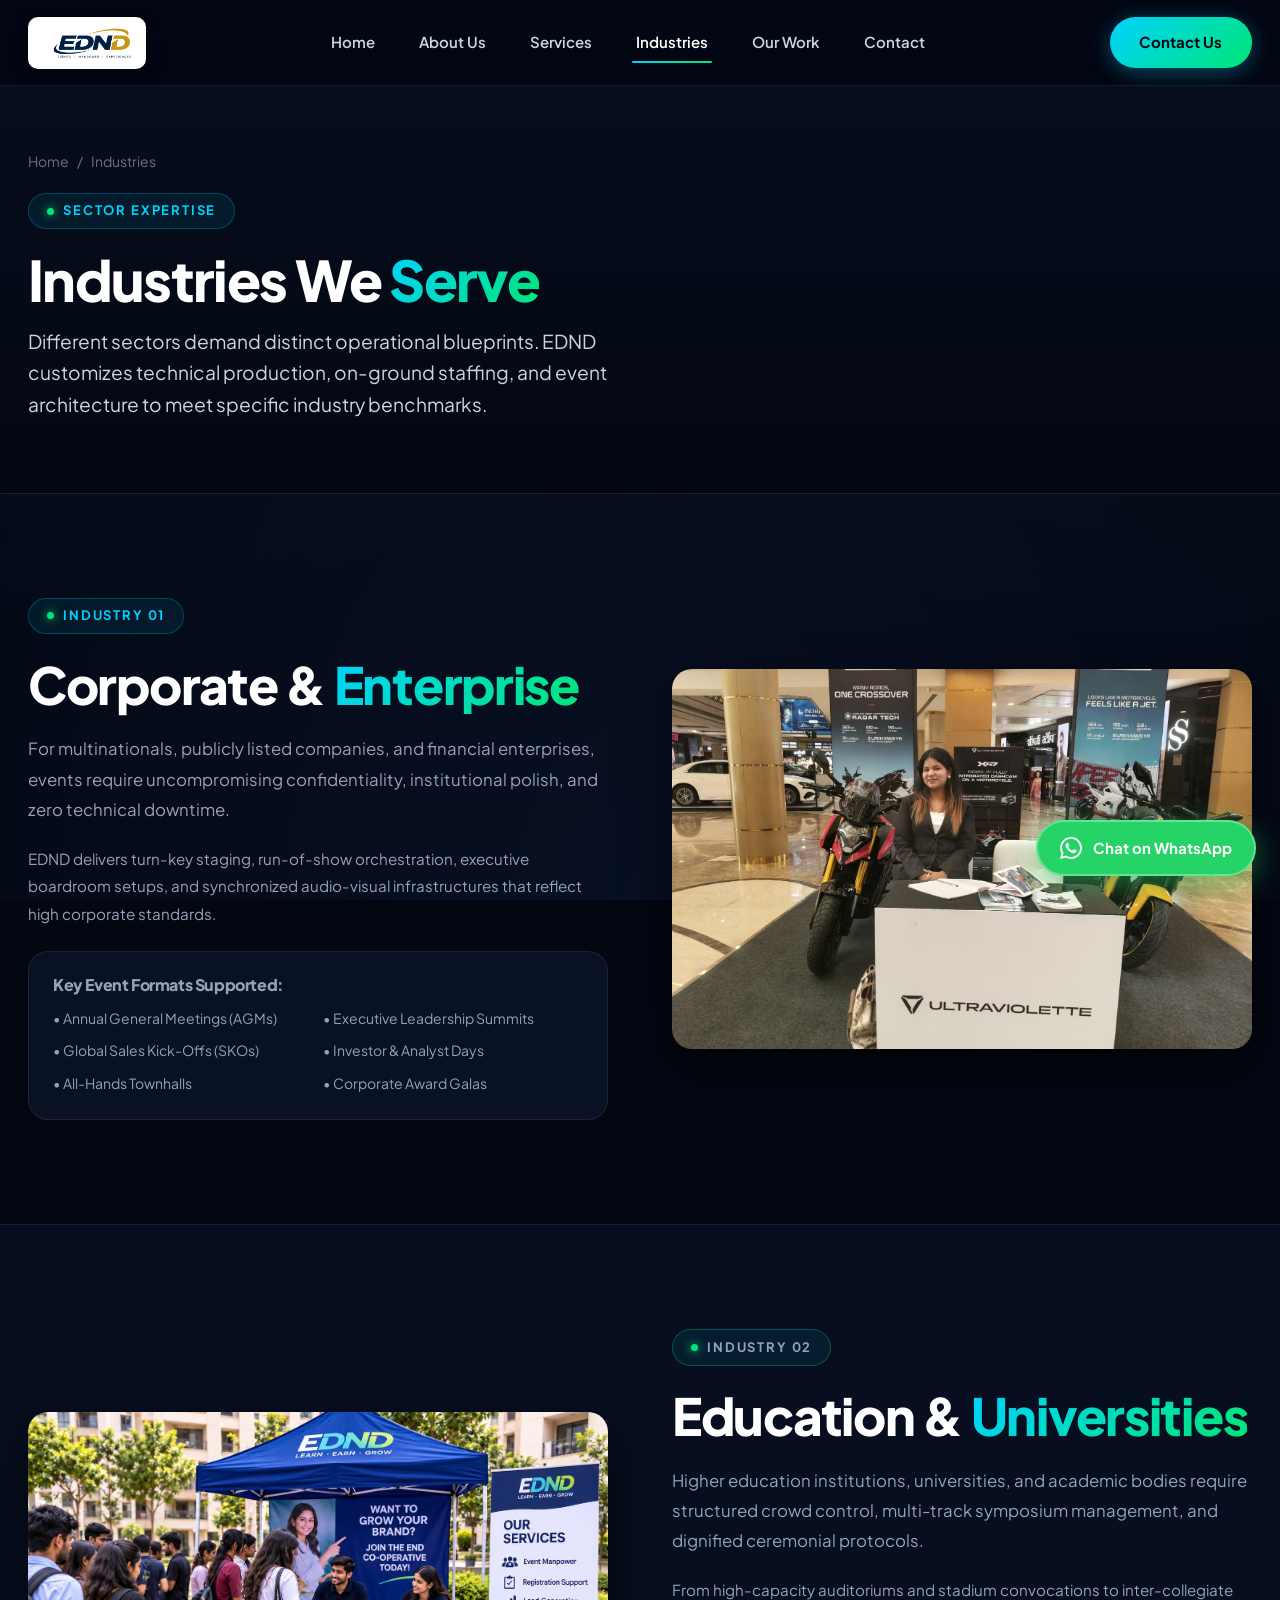
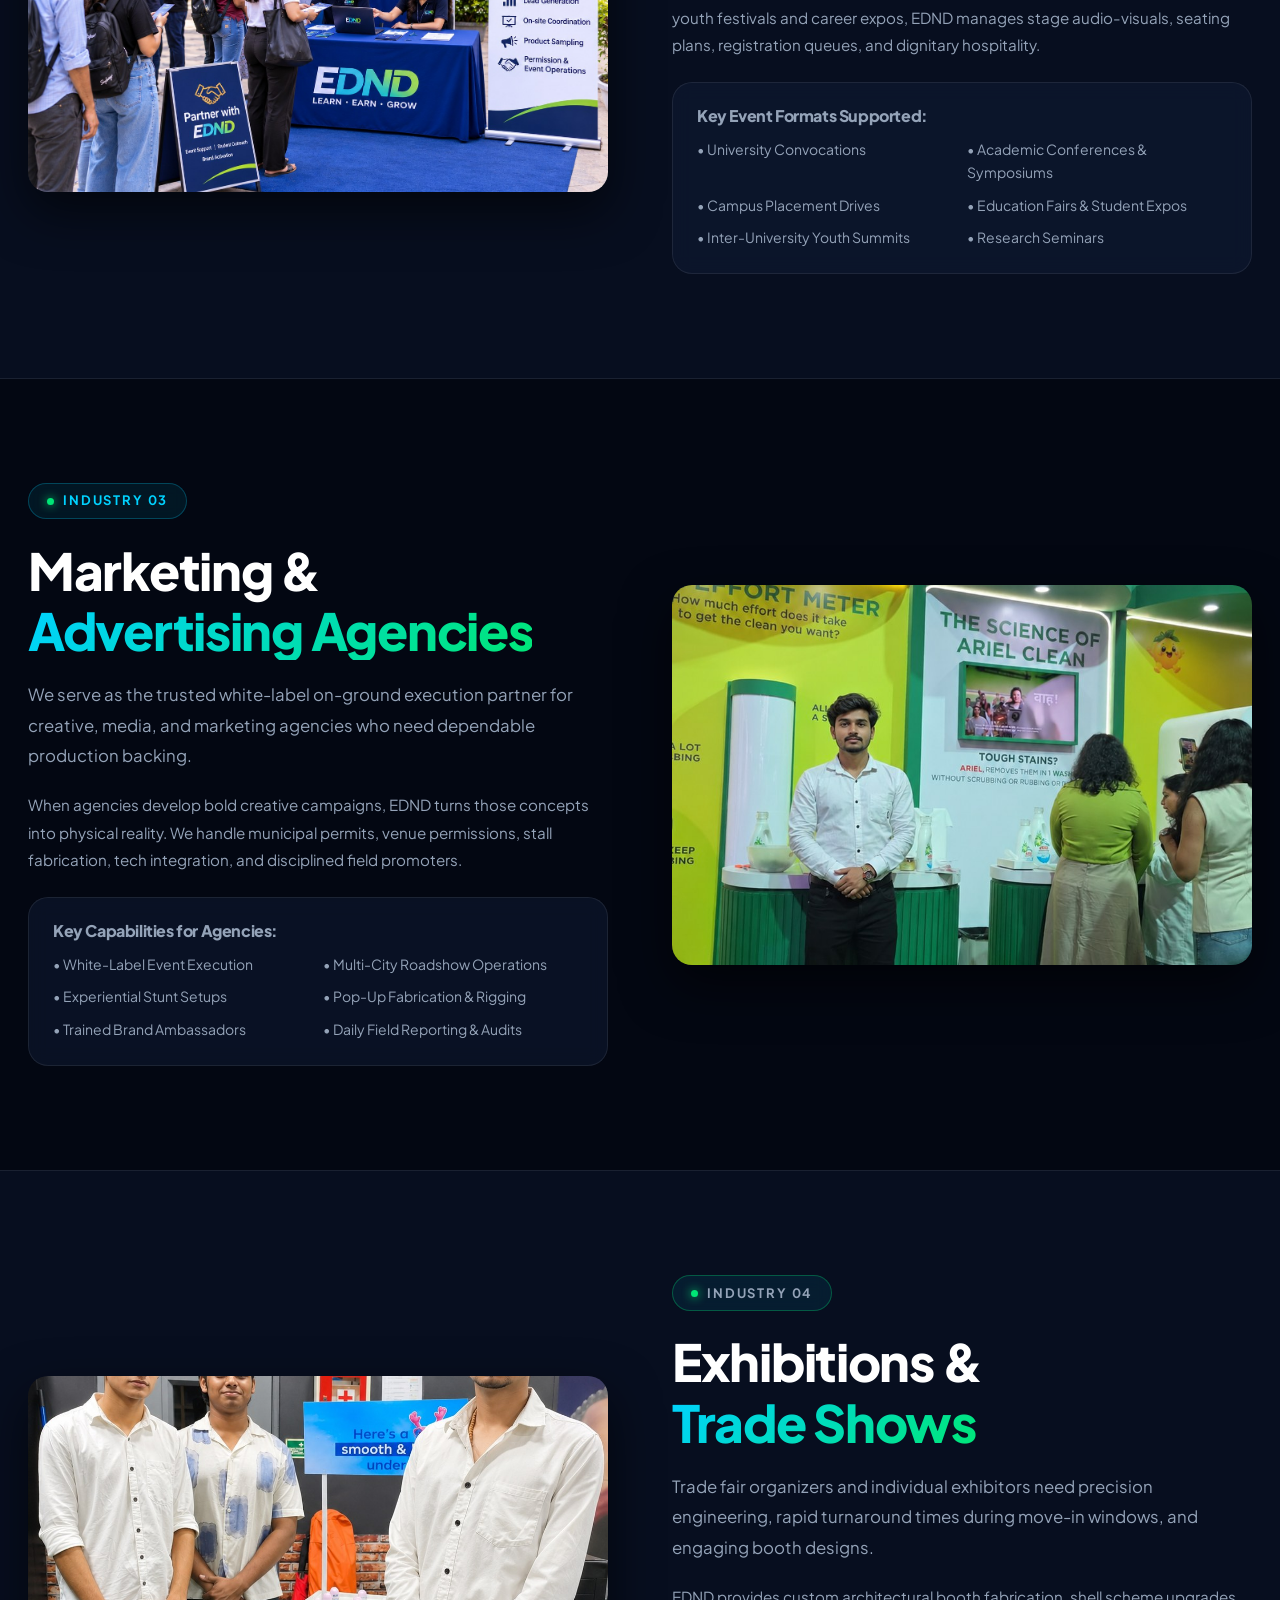
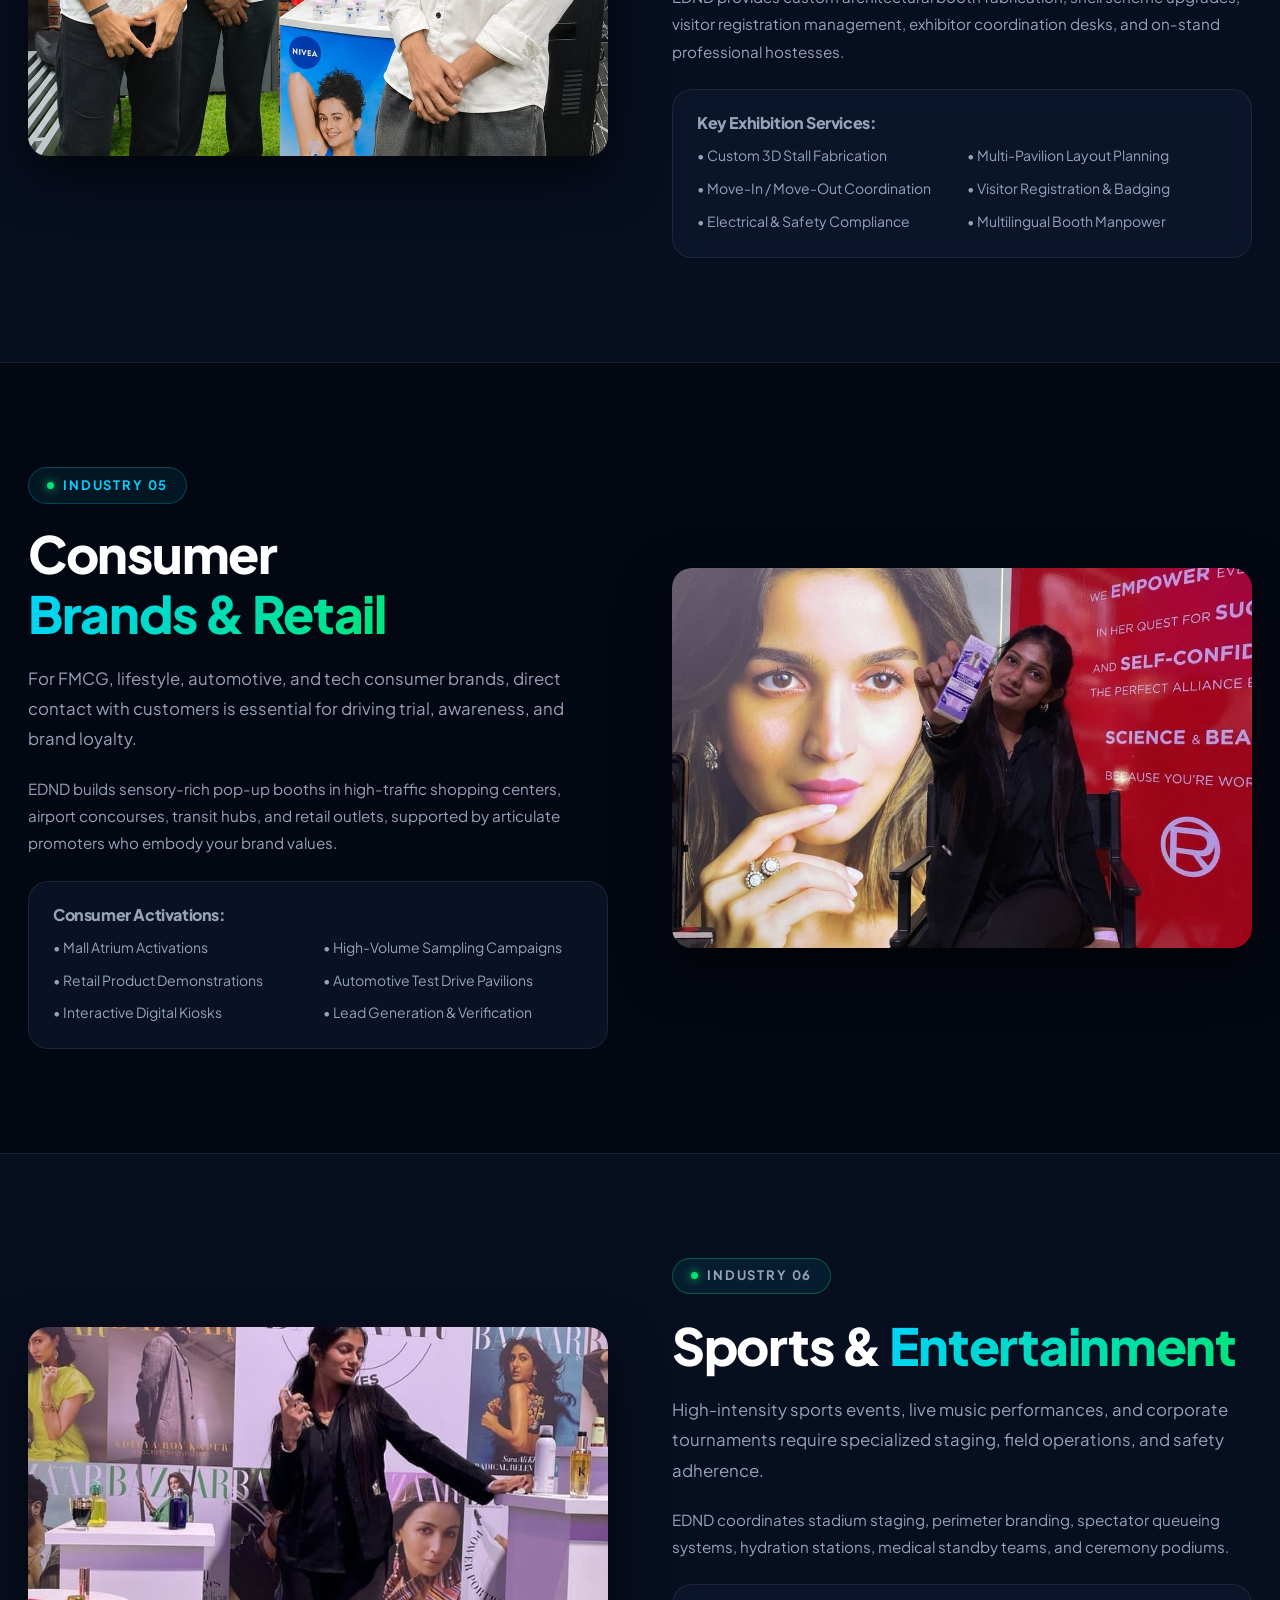
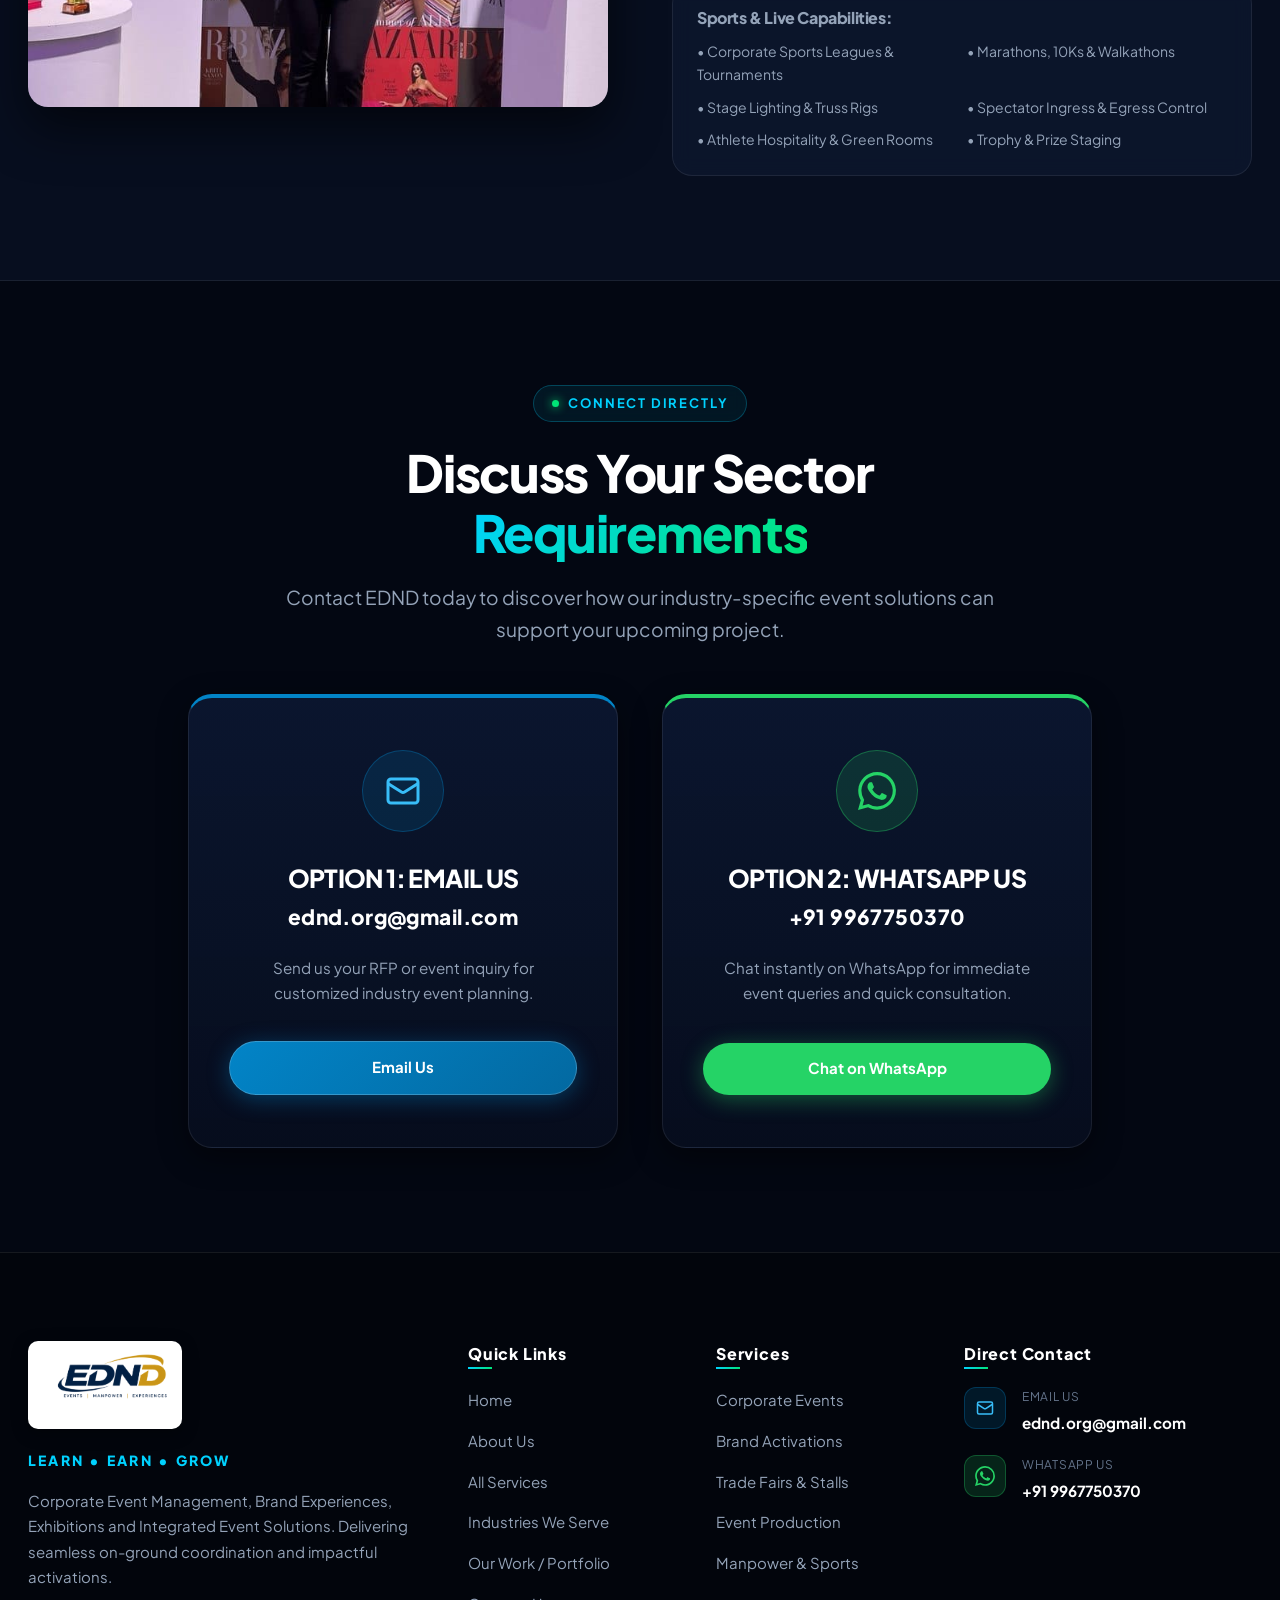
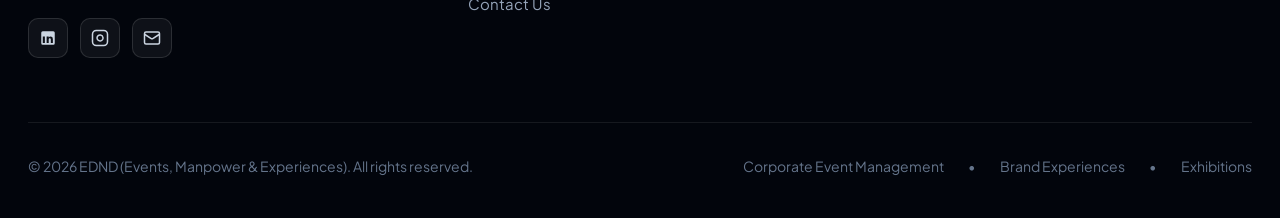
<file: industries.html>
<!DOCTYPE html>
<html lang="en">
<head>
  <meta charset="UTF-8">
  <meta name="viewport" content="width=device-width, initial-scale=1.0">
  <title>Industries We Serve | EDND - Specialized Event Management</title>
  <meta name="description" content="Dedicated event solutions tailored for Corporate & Enterprise, Education & Universities, Marketing & Advertising, Exhibitions & Trade Shows, Consumer Brands, and Sports.">
  
  <meta property="og:type" content="website">
  <meta property="og:title" content="Industries We Serve | EDND">
  <meta property="og:description" content="Tailored corporate event management, brand activations, and exhibition support across key industry sectors.">
  <meta property="og:image" content="assets/images/ednd-hero-banner.png">
  
  <link rel="icon" type="image/png" href="assets/images/favicon.png">
  
  <link rel="preconnect" href="https://fonts.googleapis.com">
  <link rel="preconnect" href="https://fonts.gstatic.com" crossorigin>
  <link href="https://fonts.googleapis.com/css2?family=Plus+Jakarta+Sans:wght@400;500;600;700;800&display=swap" rel="stylesheet">
  
  <link rel="stylesheet" href="css/style.css">
</head>
<body>

  <!-- ================= HEADER ================= -->
  <header class="site-header">
    <div class="container header-inner">
      <a href="index.html" class="brand-logo" aria-label="EDND Home">
        <img src="assets/images/ednd-logo-original.png" alt="EDND - Events, Manpower & Experiences" width="138" height="60">
      </a>

      <nav class="nav-links" id="primary-navigation" aria-label="Main Navigation">
        <a href="index.html" class="nav-link">Home</a>
        <a href="about.html" class="nav-link">About Us</a>
        <a href="services.html" class="nav-link">Services</a>
        <a href="industries.html" class="nav-link active">Industries</a>
        <a href="work.html" class="nav-link">Our Work</a>
        <a href="contact.html" class="nav-link">Contact</a>
      </nav>

      <div class="header-actions">
        <a href="contact.html" class="btn btn-primary btn-contact-header">Contact Us</a>
        <button class="mobile-toggle" aria-label="Toggle Navigation Menu" aria-expanded="false">
          <svg width="24" height="24" viewBox="0 0 24 24" fill="none" stroke="currentColor" stroke-width="2" stroke-linecap="round" stroke-linejoin="round">
            <line x1="3" y1="12" x2="21" y2="12"></line>
            <line x1="3" y1="6" x2="21" y2="6"></line>
            <line x1="3" y1="18" x2="21" y2="18"></line>
          </svg>
        </button>
      </div>
    </div>
  </header>

  <main>
    <!-- ================= PAGE HERO ================= -->
    <section class="page-hero">
      <div class="container">
        <div class="breadcrumb">
          <a href="index.html">Home</a>
          <span>/</span>
          <span style="color: var(--color-white);">Industries</span>
        </div>
        <div class="section-label">Sector Expertise</div>
        <h1 class="hero-title" style="font-size: clamp(2.2rem, 4.5vw, 3.5rem); margin-bottom: 1rem;">
          Industries We <span class="text-gradient">Serve</span>
        </h1>
        <p class="hero-subheading" style="margin-bottom: 0;">
          Different sectors demand distinct operational blueprints. EDND customizes technical production, on-ground staffing, and event architecture to meet specific industry benchmarks.
        </p>
      </div>
    </section>

    <!-- ================= INDUSTRY 1: CORPORATE & ENTERPRISE ================= -->
    <section class="section" id="corporate-enterprise">
      <div class="container">
        <div class="grid-2" style="align-items: center; gap: 4rem;">
          <div>
            <div class="section-label">Industry 01</div>
            <h2 class="section-title">Corporate & <span class="text-gradient">Enterprise</span></h2>
            <p style="color: var(--color-slate-300); font-size: 1.05rem; line-height: 1.8; margin-bottom: 1.25rem;">
              For multinationals, publicly listed companies, and financial enterprises, events require uncompromising confidentiality, institutional polish, and zero technical downtime.
            </p>
            <p style="color: var(--color-slate-400); font-size: 0.95rem; line-height: 1.8; margin-bottom: 1.5rem;">
              EDND delivers turn-key staging, run-of-show orchestration, executive boardroom setups, and synchronized audio-visual infrastructures that reflect high corporate standards.
            </p>
            <div class="card" style="padding: 1.5rem; background: rgba(16, 29, 54, 0.5);">
              <h4 style="color: var(--color-cyan); font-size: 1rem; margin-bottom: 0.75rem;">Key Event Formats Supported:</h4>
              <ul style="display: grid; grid-template-columns: 1fr 1fr; gap: 0.6rem; font-size: 0.875rem; color: var(--color-slate-300);">
                <li>• Annual General Meetings (AGMs)</li>
                <li>• Executive Leadership Summits</li>
                <li>• Global Sales Kick-Offs (SKOs)</li>
                <li>• Investor & Analyst Days</li>
                <li>• All-Hands Townhalls</li>
                <li>• Corporate Award Galas</li>
              </ul>
            </div>
          </div>
          <div>
            <div style="border-radius: 20px; overflow: hidden; border: 1px solid var(--border-color); box-shadow: var(--shadow-lg);">
              <img src="assets/images/ednd-vccircle-conference.jpg" alt="Corporate & Enterprise Events" style="width: 100%; height: 380px; object-fit: cover;">
            </div>
          </div>
        </div>
      </div>
    </section>

    <!-- ================= INDUSTRY 2: EDUCATION & UNIVERSITIES ================= -->
    <section class="section section-alt" id="education-universities">
      <div class="container">
        <div class="grid-2" style="align-items: center; gap: 4rem;">
          <div style="order: 2;">
            <div class="section-label" style="color: var(--color-green); border-color: rgba(0, 230, 118, 0.3);">Industry 02</div>
            <h2 class="section-title">Education & <span class="text-gradient">Universities</span></h2>
            <p style="color: var(--color-slate-300); font-size: 1.05rem; line-height: 1.8; margin-bottom: 1.25rem;">
              Higher education institutions, universities, and academic bodies require structured crowd control, multi-track symposium management, and dignified ceremonial protocols.
            </p>
            <p style="color: var(--color-slate-400); font-size: 0.95rem; line-height: 1.8; margin-bottom: 1.5rem;">
              From high-capacity auditoriums and stadium convocations to inter-collegiate youth festivals and career expos, EDND manages stage audio-visuals, seating plans, registration queues, and dignitary hospitality.
            </p>
            <div class="card" style="padding: 1.5rem; background: rgba(16, 29, 54, 0.5);">
              <h4 style="color: var(--color-green); font-size: 1rem; margin-bottom: 0.75rem;">Key Event Formats Supported:</h4>
              <ul style="display: grid; grid-template-columns: 1fr 1fr; gap: 0.6rem; font-size: 0.875rem; color: var(--color-slate-300);">
                <li>• University Convocations</li>
                <li>• Academic Conferences & Symposiums</li>
                <li>• Campus Placement Drives</li>
                <li>• Education Fairs & Student Expos</li>
                <li>• Inter-University Youth Summits</li>
                <li>• Research Seminars</li>
              </ul>
            </div>
          </div>
          <div style="order: 1;">
            <div style="border-radius: 20px; overflow: hidden; border: 1px solid var(--border-color); box-shadow: var(--shadow-lg);">
              <img src="assets/images/ednd-booth.jpg" alt="Education & University Convocations" style="width: 100%; height: 380px; object-fit: cover;">
            </div>
          </div>
        </div>
      </div>
    </section>

    <!-- ================= INDUSTRY 3: MARKETING & ADVERTISING ================= -->
    <section class="section" id="marketing-advertising">
      <div class="container">
        <div class="grid-2" style="align-items: center; gap: 4rem;">
          <div>
            <div class="section-label">Industry 03</div>
            <h2 class="section-title">Marketing & <span class="text-gradient">Advertising Agencies</span></h2>
            <p style="color: var(--color-slate-300); font-size: 1.05rem; line-height: 1.8; margin-bottom: 1.25rem;">
              We serve as the trusted white-label on-ground execution partner for creative, media, and marketing agencies who need dependable production backing.
            </p>
            <p style="color: var(--color-slate-400); font-size: 0.95rem; line-height: 1.8; margin-bottom: 1.5rem;">
              When agencies develop bold creative campaigns, EDND turns those concepts into physical reality. We handle municipal permits, venue permissions, stall fabrication, tech integration, and disciplined field promoters.
            </p>
            <div class="card" style="padding: 1.5rem; background: rgba(16, 29, 54, 0.5);">
              <h4 style="color: var(--color-cyan); font-size: 1rem; margin-bottom: 0.75rem;">Key Capabilities for Agencies:</h4>
              <ul style="display: grid; grid-template-columns: 1fr 1fr; gap: 0.6rem; font-size: 0.875rem; color: var(--color-slate-300);">
                <li>• White-Label Event Execution</li>
                <li>• Multi-City Roadshow Operations</li>
                <li>• Experiential Stunt Setups</li>
                <li>• Pop-Up Fabrication & Rigging</li>
                <li>• Trained Brand Ambassadors</li>
                <li>• Daily Field Reporting & Audits</li>
              </ul>
            </div>
          </div>
          <div>
            <div style="border-radius: 20px; overflow: hidden; border: 1px solid var(--border-color); box-shadow: var(--shadow-lg);">
              <img src="assets/images/ednd-brand-activation-ariel.jpg" alt="Marketing Agency Activations" style="width: 100%; height: 380px; object-fit: cover;">
            </div>
          </div>
        </div>
      </div>
    </section>

    <!-- ================= INDUSTRY 4: EXHIBITIONS & TRADE SHOWS ================= -->
    <section class="section section-alt" id="exhibitions-tradeshows">
      <div class="container">
        <div class="grid-2" style="align-items: center; gap: 4rem;">
          <div style="order: 2;">
            <div class="section-label" style="color: var(--color-green); border-color: rgba(0, 230, 118, 0.3);">Industry 04</div>
            <h2 class="section-title">Exhibitions & <span class="text-gradient">Trade Shows</span></h2>
            <p style="color: var(--color-slate-300); font-size: 1.05rem; line-height: 1.8; margin-bottom: 1.25rem;">
              Trade fair organizers and individual exhibitors need precision engineering, rapid turnaround times during move-in windows, and engaging booth designs.
            </p>
            <p style="color: var(--color-slate-400); font-size: 0.95rem; line-height: 1.8; margin-bottom: 1.5rem;">
              EDND provides custom architectural booth fabrication, shell scheme upgrades, visitor registration management, exhibitor coordination desks, and on-stand professional hostesses.
            </p>
            <div class="card" style="padding: 1.5rem; background: rgba(16, 29, 54, 0.5);">
              <h4 style="color: var(--color-green); font-size: 1rem; margin-bottom: 0.75rem;">Key Exhibition Services:</h4>
              <ul style="display: grid; grid-template-columns: 1fr 1fr; gap: 0.6rem; font-size: 0.875rem; color: var(--color-slate-300);">
                <li>• Custom 3D Stall Fabrication</li>
                <li>• Multi-Pavilion Layout Planning</li>
                <li>• Move-In / Move-Out Coordination</li>
                <li>• Visitor Registration & Badging</li>
                <li>• Electrical & Safety Compliance</li>
                <li>• Multilingual Booth Manpower</li>
              </ul>
            </div>
          </div>
          <div style="order: 1;">
            <div style="border-radius: 20px; overflow: hidden; border: 1px solid var(--border-color); box-shadow: var(--shadow-lg);">
              <img src="assets/images/ednd-itb-exhibition.jpg" alt="Exhibition Stalls and Trade Shows" style="width: 100%; height: 380px; object-fit: cover;">
            </div>
          </div>
        </div>
      </div>
    </section>

    <!-- ================= INDUSTRY 5: CONSUMER BRANDS ================= -->
    <section class="section" id="consumer-brands">
      <div class="container">
        <div class="grid-2" style="align-items: center; gap: 4rem;">
          <div>
            <div class="section-label">Industry 05</div>
            <h2 class="section-title">Consumer <span class="text-gradient">Brands & Retail</span></h2>
            <p style="color: var(--color-slate-300); font-size: 1.05rem; line-height: 1.8; margin-bottom: 1.25rem;">
              For FMCG, lifestyle, automotive, and tech consumer brands, direct contact with customers is essential for driving trial, awareness, and brand loyalty.
            </p>
            <p style="color: var(--color-slate-400); font-size: 0.95rem; line-height: 1.8; margin-bottom: 1.5rem;">
              EDND builds sensory-rich pop-up booths in high-traffic shopping centers, airport concourses, transit hubs, and retail outlets, supported by articulate promoters who embody your brand values.
            </p>
            <div class="card" style="padding: 1.5rem; background: rgba(16, 29, 54, 0.5);">
              <h4 style="color: var(--color-cyan); font-size: 1rem; margin-bottom: 0.75rem;">Consumer Activations:</h4>
              <ul style="display: grid; grid-template-columns: 1fr 1fr; gap: 0.6rem; font-size: 0.875rem; color: var(--color-slate-300);">
                <li>• Mall Atrium Activations</li>
                <li>• High-Volume Sampling Campaigns</li>
                <li>• Retail Product Demonstrations</li>
                <li>• Automotive Test Drive Pavilions</li>
                <li>• Interactive Digital Kiosks</li>
                <li>• Lead Generation & Verification</li>
              </ul>
            </div>
          </div>
          <div>
            <div style="border-radius: 20px; overflow: hidden; border: 1px solid var(--border-color); box-shadow: var(--shadow-lg);">
              <img src="assets/images/ednd-nivea-promotions.jpg" alt="Consumer Brand Product Launches" style="width: 100%; height: 380px; object-fit: cover;">
            </div>
          </div>
        </div>
      </div>
    </section>

    <!-- ================= INDUSTRY 6: SPORTS & ENTERTAINMENT ================= -->
    <section class="section section-alt" id="sports-entertainment">
      <div class="container">
        <div class="grid-2" style="align-items: center; gap: 4rem;">
          <div style="order: 2;">
            <div class="section-label" style="color: var(--color-green); border-color: rgba(0, 230, 118, 0.3);">Industry 06</div>
            <h2 class="section-title">Sports & <span class="text-gradient">Entertainment</span></h2>
            <p style="color: var(--color-slate-300); font-size: 1.05rem; line-height: 1.8; margin-bottom: 1.25rem;">
              High-intensity sports events, live music performances, and corporate tournaments require specialized staging, field operations, and safety adherence.
            </p>
            <p style="color: var(--color-slate-400); font-size: 0.95rem; line-height: 1.8; margin-bottom: 1.5rem;">
              EDND coordinates stadium staging, perimeter branding, spectator queueing systems, hydration stations, medical standby teams, and ceremony podiums.
            </p>
            <div class="card" style="padding: 1.5rem; background: rgba(16, 29, 54, 0.5);">
              <h4 style="color: var(--color-green); font-size: 1rem; margin-bottom: 0.75rem;">Sports & Live Capabilities:</h4>
              <ul style="display: grid; grid-template-columns: 1fr 1fr; gap: 0.6rem; font-size: 0.875rem; color: var(--color-slate-300);">
                <li>• Corporate Sports Leagues & Tournaments</li>
                <li>• Marathons, 10Ks & Walkathons</li>
                <li>• Stage Lighting & Truss Rigs</li>
                <li>• Spectator Ingress & Egress Control</li>
                <li>• Athlete Hospitality & Green Rooms</li>
                <li>• Trophy & Prize Staging</li>
              </ul>
            </div>
          </div>
          <div style="order: 1;">
            <div style="border-radius: 20px; overflow: hidden; border: 1px solid var(--border-color); box-shadow: var(--shadow-lg);">
              <img src="assets/images/ednd-awards-nightlife.jpg" alt="Sports & Entertainment Event Management" style="width: 100%; height: 380px; object-fit: cover;">
            </div>
          </div>
        </div>
      </div>
    </section>

    <!-- ================= CONTACT CTA SECTION ================= -->
    <section class="section">
      <div class="container contact-container">
        <div class="text-center mx-auto" style="max-width: 720px;">
          <div class="section-label">Connect Directly</div>
          <h2 class="section-title">Discuss Your Sector <span class="text-gradient">Requirements</span></h2>
          <p class="section-subtitle mx-auto">
            Contact EDND today to discover how our industry-specific event solutions can support your upcoming project.
          </p>
        </div>

        <div class="contact-options-grid">
          <div class="contact-card email-card">
            <div class="contact-icon-bubble">
              <svg width="36" height="36" viewBox="0 0 24 24" fill="none" stroke="currentColor" stroke-width="2">
                <rect x="2" y="4" width="20" height="16" rx="2"></rect>
                <path d="m22 7-8.97 5.7a1.94 1.94 0 0 1-2.06 0L2 7"></path>
              </svg>
            </div>
            <h3 class="contact-card-title">OPTION 1: EMAIL US</h3>
            <div class="contact-card-value">ednd.org@gmail.com</div>
            <p class="contact-card-desc">
              Send us your RFP or event inquiry for customized industry event planning.
            </p>
            <a href="mailto:ednd.org@gmail.com?subject=Business%20Enquiry%20%E2%80%93%20EDND" class="btn btn-email" style="width: 100%;">
              <span>Email Us</span>
            </a>
          </div>

          <div class="contact-card whatsapp-card">
            <div class="contact-icon-bubble">
              <svg width="38" height="38" viewBox="0 0 24 24" fill="currentColor">
                <path d="M17.472 14.382c-.297-.149-1.758-.867-2.03-.967-.273-.099-.471-.148-.67.15-.197.297-.767.966-.94 1.164-.173.199-.347.223-.644.075-.297-.15-1.255-.463-2.39-1.475-.883-.788-1.48-1.761-1.653-2.059-.173-.297-.018-.458.13-.606.134-.133.298-.347.446-.52.149-.174.198-.298.298-.497.099-.198.05-.371-.025-.52-.075-.149-.669-1.612-.916-2.207-.242-.579-.487-.5-.669-.51-.173-.008-.371-.01-.57-.01-.198 0-.52.074-.792.372-.272.297-1.04 1.016-1.04 2.479 0 1.462 1.065 2.875 1.213 3.074.149.198 2.096 3.2 5.077 4.487.709.306 1.262.489 1.694.625.712.227 1.36.195 1.871.118.571-.085 1.758-.719 2.006-1.413.248-.694.248-1.289.173-1.413-.074-.124-.272-.198-.57-.347m-5.421 7.403h-.004a9.87 9.87 0 01-5.031-1.378l-.361-.214-3.741.982.998-3.648-.235-.374a9.86 9.86 0 01-1.51-5.26c.001-5.45 4.436-9.884 9.888-9.884 2.64 0 5.122 1.03 6.988 2.898a9.825 9.825 0 012.893 6.994c-.003 5.45-4.437 9.884-9.885 9.884m8.413-18.297A11.815 11.815 0 0012.05 0C5.495 0 .16 5.335.157 11.892c0 2.096.547 4.142 1.588 5.945L0 24l6.335-1.662c1.746.953 3.71 1.456 5.711 1.457h.005c6.554 0 11.89-5.335 11.893-11.893a11.821 11.821 0 00-3.48-8.413Z"/>
              </svg>
            </div>
            <h3 class="contact-card-title">OPTION 2: WHATSAPP US</h3>
            <div class="contact-card-value">+91 9967750370</div>
            <p class="contact-card-desc">
              Chat instantly on WhatsApp for immediate event queries and quick consultation.
            </p>
            <a href="https://wa.me/919967750370?text=Hello%20EDND%20Team%2C%20I%20am%20interested%20in%20your%20event%20management%20and%20brand%20experience%20services.%20I%20would%20like%20to%20discuss%20a%20business%20requirement." class="btn btn-whatsapp" target="_blank" rel="noopener noreferrer" style="width: 100%;">
              <span>Chat on WhatsApp</span>
            </a>
          </div>
        </div>
      </div>
    </section>
  </main>

  <!-- ================= FOOTER ================= -->
  <footer class="site-footer">
    <div class="container">
      <div class="footer-top">
        <div class="footer-brand">
          <a href="index.html" class="footer-logo-wrap" aria-label="EDND Home">
            <img src="assets/images/ednd-logo-original.png" alt="EDND Logo" width="138" height="60">
          </a>
          <div class="footer-tagline">LEARN • EARN • GROW</div>
          <p class="footer-desc">
            Corporate Event Management, Brand Experiences, Exhibitions and Integrated Event Solutions. Delivering seamless on-ground coordination and impactful activations.
          </p>
          <div class="footer-social-row">
            <a href="https://www.linkedin.com/company/ednd-global/" target="_blank" rel="noopener noreferrer" class="social-btn" aria-label="LinkedIn">
              <svg width="18" height="18" viewBox="0 0 24 24" fill="currentColor"><path d="M19 3a2 2 0 0 1 2 2v14a2 2 0 0 1-2 2H5a2 2 0 0 1-2-2V5a2 2 0 0 1 2-2h14m-.5 15.5v-5.3a3.26 3.26 0 0 0-3.26-3.26c-.85 0-1.84.52-2.28 1.3v-1.11h-2.79v8.37h2.79v-4.93c0-.77.62-1.4 1.39-1.4a1.4 1.4 0 0 1 1.4 1.4v4.93h2.75M6.46 8.76c-.97 0-1.75-.79-1.75-1.76s.78-1.75 1.75-1.75 1.75.78 1.75 1.75-.78 1.76-1.75 1.76m1.38 9.74v-8.37H5.08v8.37h2.76Z"/></svg>
            </a>
            <a href="https://www.instagram.com/ednd_event/" target="_blank" rel="noopener noreferrer" class="social-btn" aria-label="Instagram">
              <svg width="18" height="18" viewBox="0 0 24 24" fill="none" stroke="currentColor" stroke-width="2"><rect x="2" y="2" width="20" height="20" rx="5" ry="5"></rect><path d="M16 11.37A4 4 0 1 1 12.63 8 4 4 0 0 1 16 11.37z"></path><line x1="17.5" y1="6.5" x2="17.51" y2="6.5"></line></svg>
            </a>
            <a href="mailto:ednd.org@gmail.com" class="social-btn" aria-label="Email EDND">
              <svg width="18" height="18" viewBox="0 0 24 24" fill="none" stroke="currentColor" stroke-width="2"><rect x="2" y="4" width="20" height="16" rx="2"></rect><path d="m22 7-8.97 5.7a1.94 1.94 0 0 1-2.06 0L2 7"></path></svg>
            </a>
          </div>
        </div>

        <div>
          <h4 class="footer-heading">Quick Links</h4>
          <ul class="footer-links">
            <li><a href="index.html" class="footer-link">Home</a></li>
            <li><a href="about.html" class="footer-link">About Us</a></li>
            <li><a href="services.html" class="footer-link">All Services</a></li>
            <li><a href="industries.html" class="footer-link">Industries We Serve</a></li>
            <li><a href="work.html" class="footer-link">Our Work / Portfolio</a></li>
            <li><a href="contact.html" class="footer-link">Contact Us</a></li>
          </ul>
        </div>

        <div>
          <h4 class="footer-heading">Services</h4>
          <ul class="footer-links">
            <li><a href="services.html#corporate-events" class="footer-link">Corporate Events</a></li>
            <li><a href="services.html#brand-experiences" class="footer-link">Brand Activations</a></li>
            <li><a href="services.html#exhibitions" class="footer-link">Trade Fairs & Stalls</a></li>
            <li><a href="services.html#event-production" class="footer-link">Event Production</a></li>
            <li><a href="services.html#other-services" class="footer-link">Manpower & Sports</a></li>
          </ul>
        </div>

        <div>
          <h4 class="footer-heading">Direct Contact</h4>
          <div class="footer-direct-contact">
            <a href="mailto:ednd.org@gmail.com?subject=Business%20Enquiry%20%E2%80%93%20EDND" class="footer-contact-item email">
              <div class="footer-contact-icon">
                <svg width="18" height="18" viewBox="0 0 24 24" fill="none" stroke="currentColor" stroke-width="2">
                  <rect x="2" y="4" width="20" height="16" rx="2"></rect>
                  <path d="m22 7-8.97 5.7a1.94 1.94 0 0 1-2.06 0L2 7"></path>
                </svg>
              </div>
              <div>
                <div class="footer-contact-label">Email Us</div>
                <div class="footer-contact-val">ednd.org@gmail.com</div>
              </div>
            </a>

            <a href="https://wa.me/919967750370?text=Hello%20EDND%20Team%2C%20I%20am%20interested%20in%20your%20event%20management%20and%20brand%20experience%20services.%20I%20would%20like%20to%20discuss%20a%20business%20requirement." target="_blank" rel="noopener noreferrer" class="footer-contact-item whatsapp">
              <div class="footer-contact-icon">
                <svg width="20" height="20" viewBox="0 0 24 24" fill="currentColor">
                  <path d="M17.472 14.382c-.297-.149-1.758-.867-2.03-.967-.273-.099-.471-.148-.67.15-.197.297-.767.966-.94 1.164-.173.199-.347.223-.644.075-.297-.15-1.255-.463-2.39-1.475-.883-.788-1.48-1.761-1.653-2.059-.173-.297-.018-.458.13-.606.134-.133.298-.347.446-.52.149-.174.198-.298.298-.497.099-.198.05-.371-.025-.52-.075-.149-.669-1.612-.916-2.207-.242-.579-.487-.5-.669-.51-.173-.008-.371-.01-.57-.01-.198 0-.52.074-.792.372-.272.297-1.04 1.016-1.04 2.479 0 1.462 1.065 2.875 1.213 3.074.149.198 2.096 3.2 5.077 4.487.709.306 1.262.489 1.694.625.712.227 1.36.195 1.871.118.571-.085 1.758-.719 2.006-1.413.248-.694.248-1.289.173-1.413-.074-.124-.272-.198-.57-.347m-5.421 7.403h-.004a9.87 9.87 0 01-5.031-1.378l-.361-.214-3.741.982.998-3.648-.235-.374a9.86 9.86 0 01-1.51-5.26c.001-5.45 4.436-9.884 9.888-9.884 2.64 0 5.122 1.03 6.988 2.898a9.825 9.825 0 012.893 6.994c-.003 5.45-4.437 9.884-9.885 9.884m8.413-18.297A11.815 11.815 0 0012.05 0C5.495 0 .16 5.335.157 11.892c0 2.096.547 4.142 1.588 5.945L0 24l6.335-1.662c1.746.953 3.71 1.456 5.711 1.457h.005c6.554 0 11.89-5.335 11.893-11.893a11.821 11.821 0 00-3.48-8.413Z"/>
                </svg>
              </div>
              <div>
                <div class="footer-contact-label">WhatsApp Us</div>
                <div class="footer-contact-val">+91 9967750370</div>
              </div>
            </a>
          </div>
        </div>
      </div>

      <div class="footer-bottom">
        <div>&copy; 2026 EDND (Events, Manpower & Experiences). All rights reserved.</div>
        <div class="footer-bottom-links">
          <span>Corporate Event Management</span>
          <span>•</span>
          <span>Brand Experiences</span>
          <span>•</span>
          <span>Exhibitions</span>
        </div>
      </div>
    </div>
  </footer>

  <!-- Floating WhatsApp Quick-Action Button -->
  <a href="https://wa.me/919967750370?text=Hello%20EDND%20Team%2C%20I%20am%20interested%20in%20your%20event%20management%20and%20brand%20experience%20services.%20I%20would%20like%20to%20discuss%20a%20business%20requirement." class="floating-whatsapp-widget" target="_blank" rel="noopener noreferrer" aria-label="Chat on WhatsApp">
    <svg viewBox="0 0 24 24" fill="currentColor">
      <path d="M17.472 14.382c-.297-.149-1.758-.867-2.03-.967-.273-.099-.471-.148-.67.15-.197.297-.767.966-.94 1.164-.173.199-.347.223-.644.075-.297-.15-1.255-.463-2.39-1.475-.883-.788-1.48-1.761-1.653-2.059-.173-.297-.018-.458.13-.606.134-.133.298-.347.446-.52.149-.174.198-.298.298-.497.099-.198.05-.371-.025-.52-.075-.149-.669-1.612-.916-2.207-.242-.579-.487-.5-.669-.51-.173-.008-.371-.01-.57-.01-.198 0-.52.074-.792.372-.272.297-1.04 1.016-1.04 2.479 0 1.462 1.065 2.875 1.213 3.074.149.198 2.096 3.2 5.077 4.487.709.306 1.262.489 1.694.625.712.227 1.36.195 1.871.118.571-.085 1.758-.719 2.006-1.413.248-.694.248-1.289.173-1.413-.074-.124-.272-.198-.57-.347m-5.421 7.403h-.004a9.87 9.87 0 01-5.031-1.378l-.361-.214-3.741.982.998-3.648-.235-.374a9.86 9.86 0 01-1.51-5.26c.001-5.45 4.436-9.884 9.888-9.884 2.64 0 5.122 1.03 6.988 2.898a9.825 9.825 0 012.893 6.994c-.003 5.45-4.437 9.884-9.885 9.884m8.413-18.297A11.815 11.815 0 0012.05 0C5.495 0 .16 5.335.157 11.892c0 2.096.547 4.142 1.588 5.945L0 24l6.335-1.662c1.746.953 3.71 1.456 5.711 1.457h.005c6.554 0 11.89-5.335 11.893-11.893a11.821 11.821 0 00-3.48-8.413Z"/>
    </svg>
    <span>Chat on WhatsApp</span>
  </a>

  <script src="js/main.js"></script>
</body>
</html>
</file>
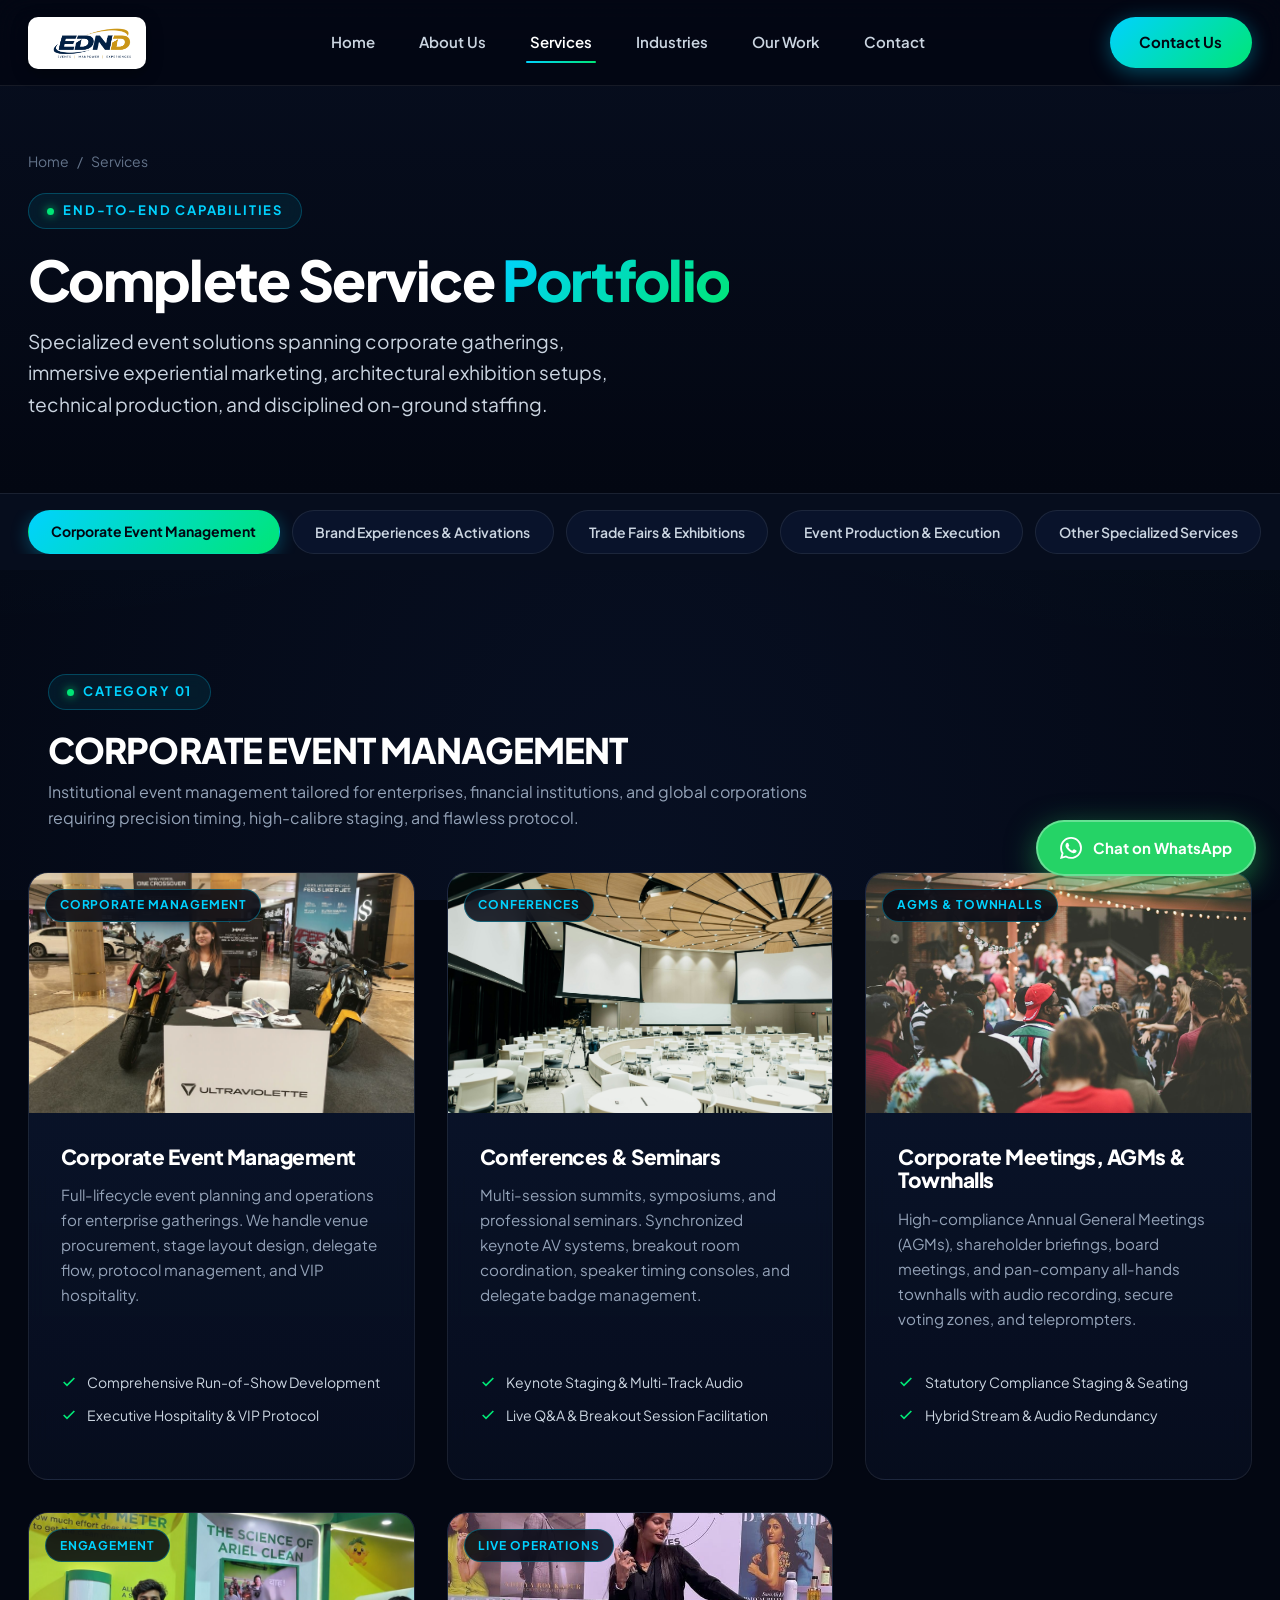
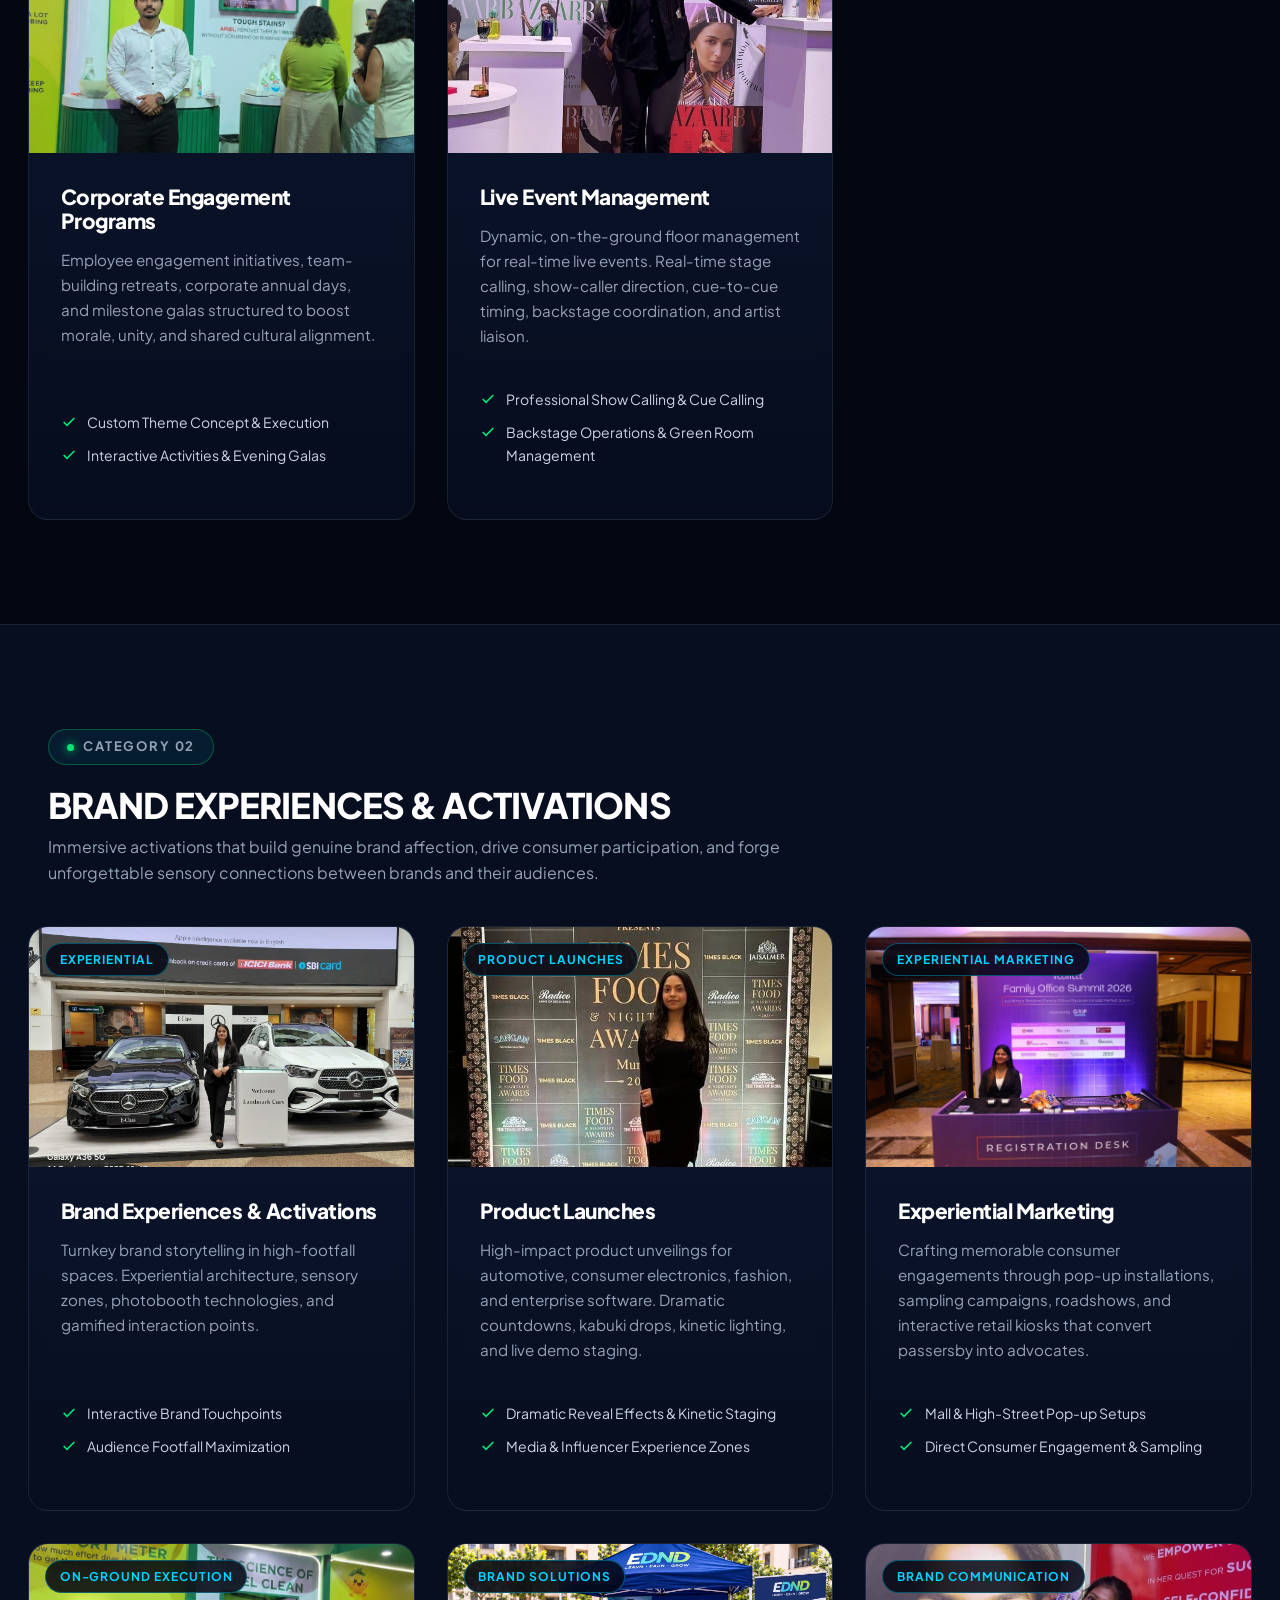
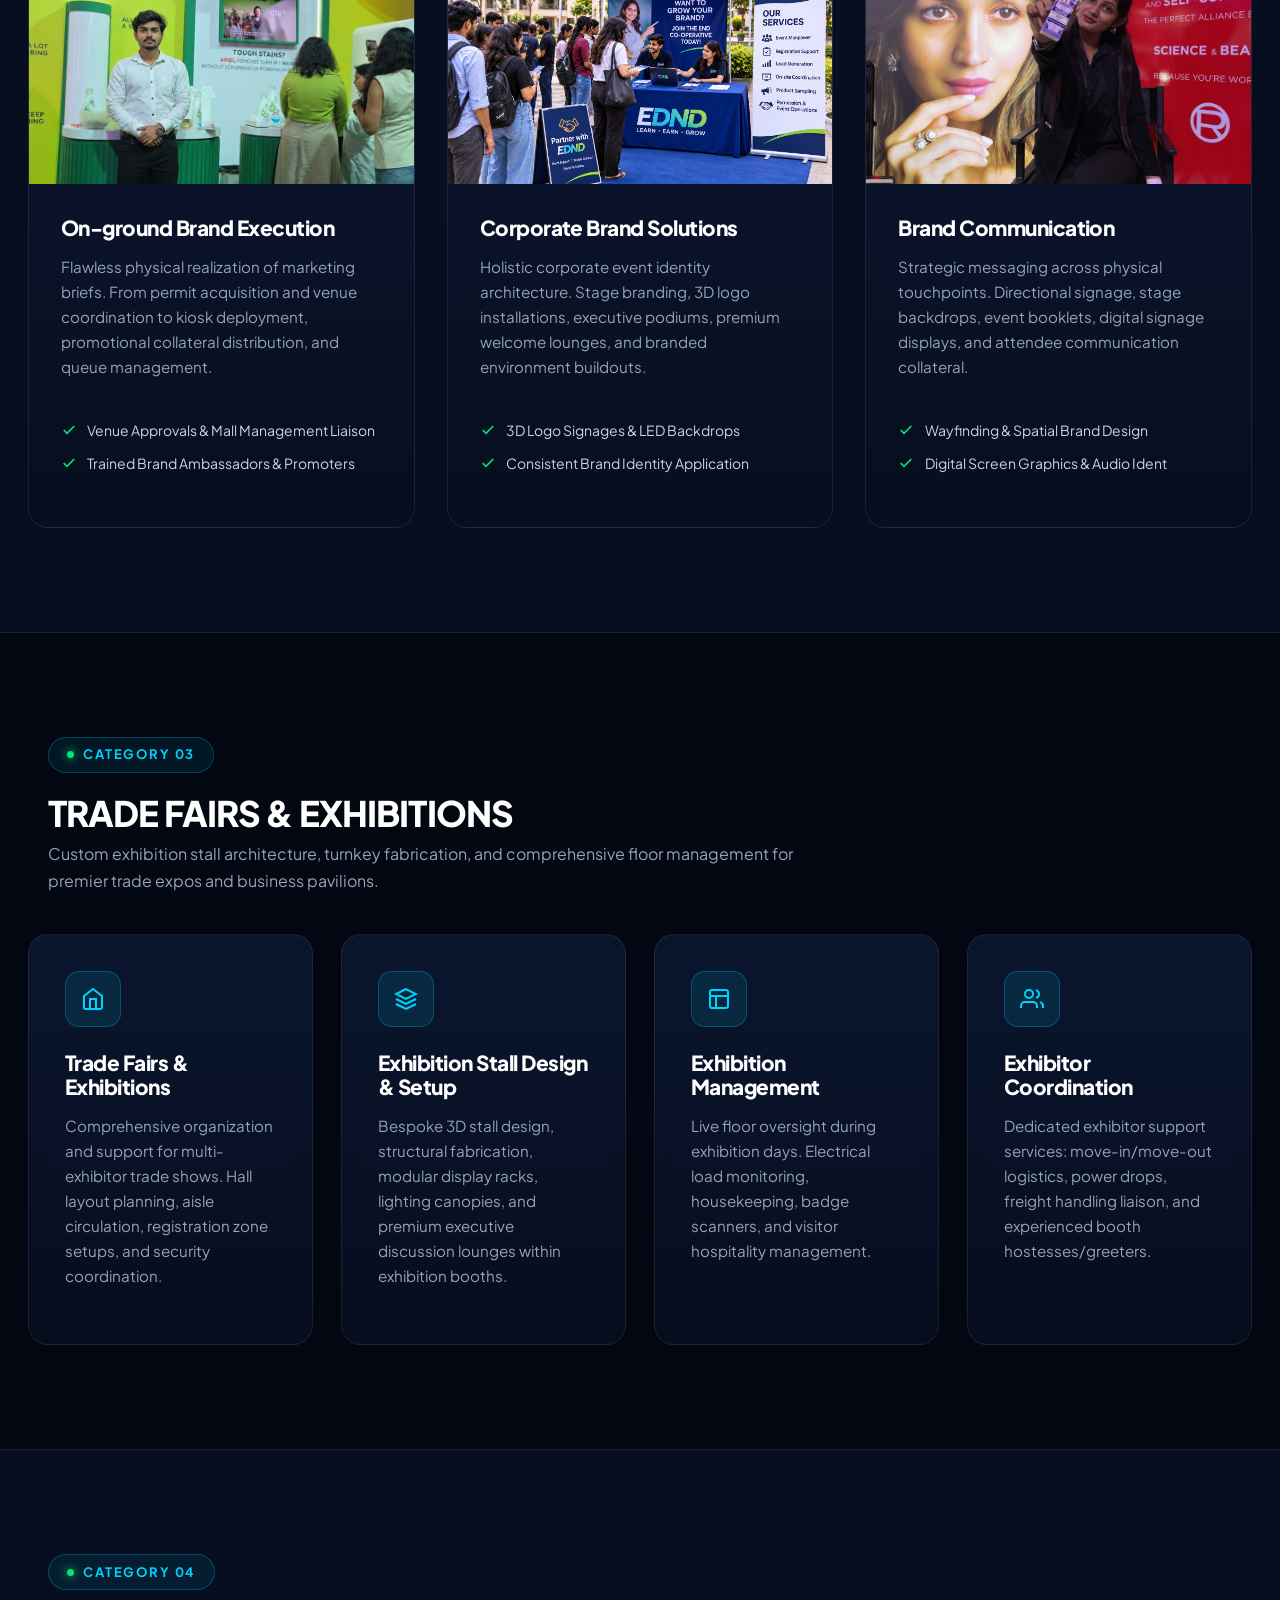
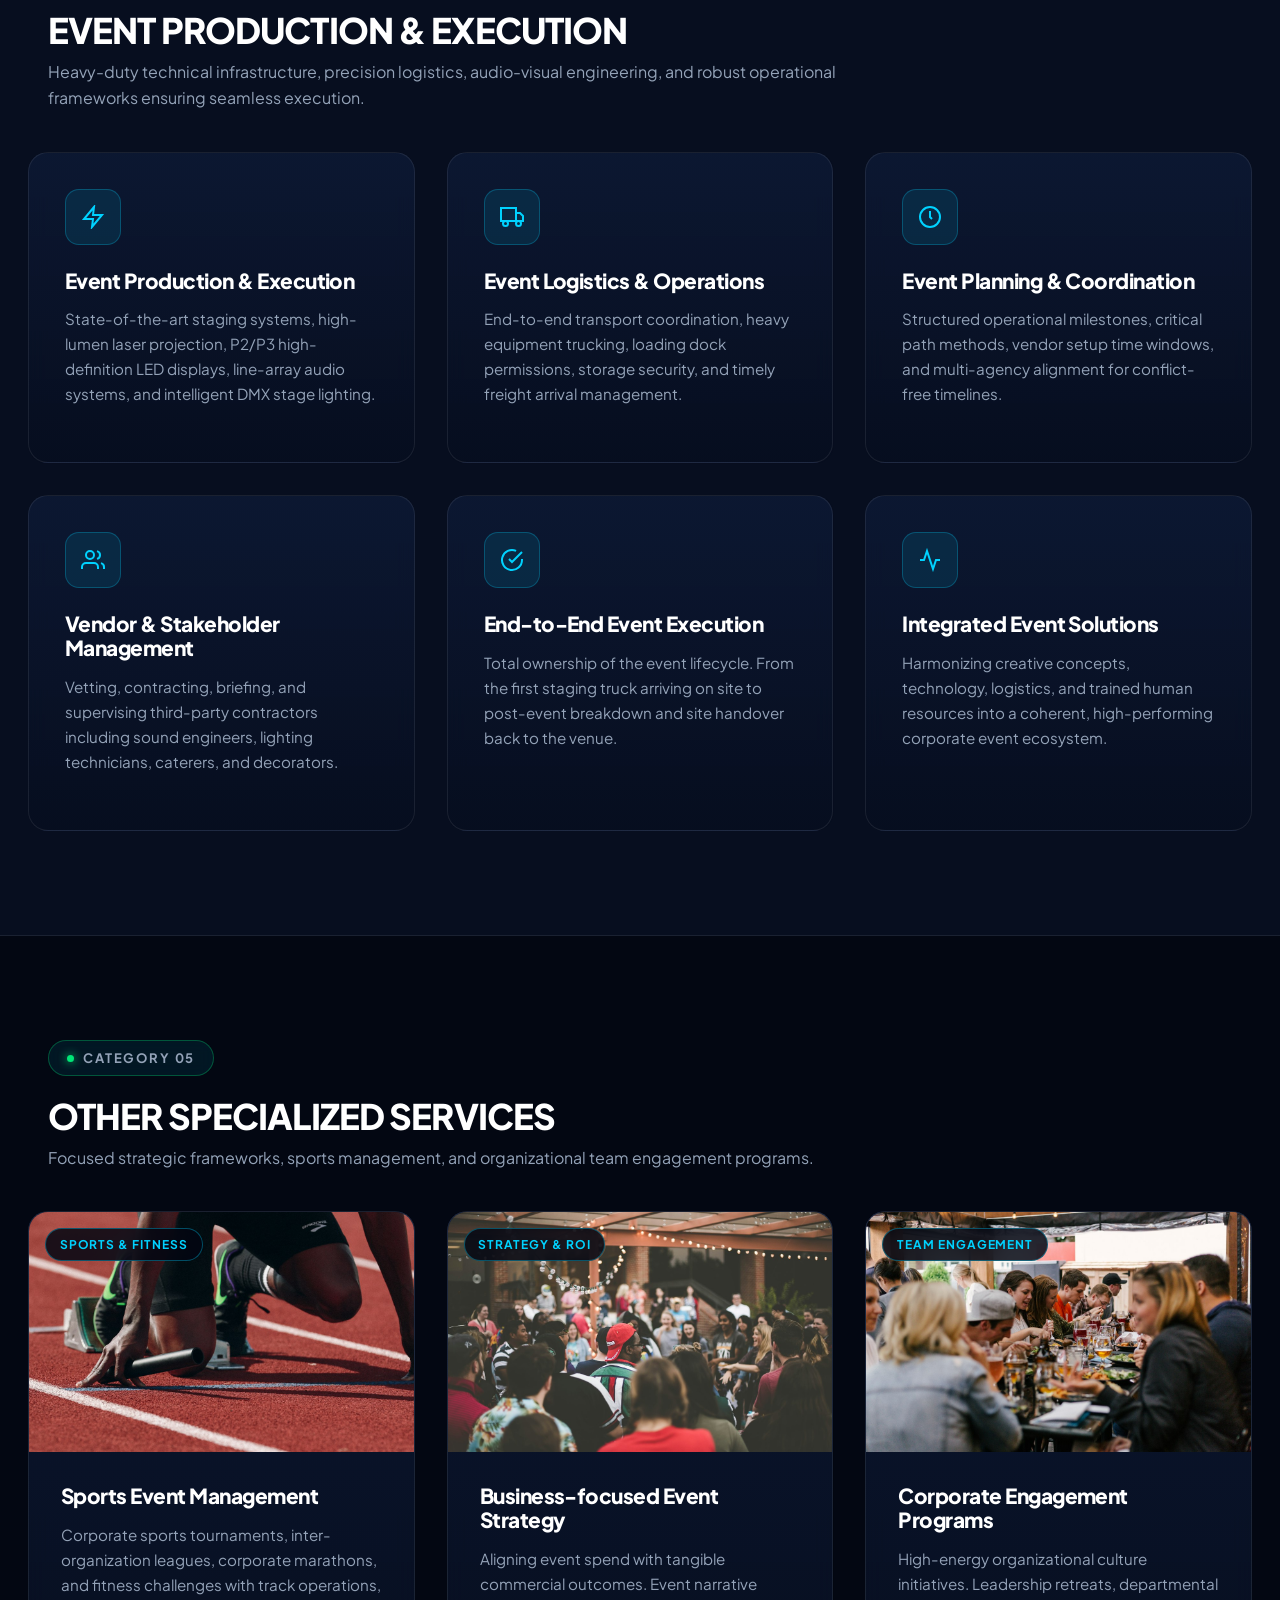
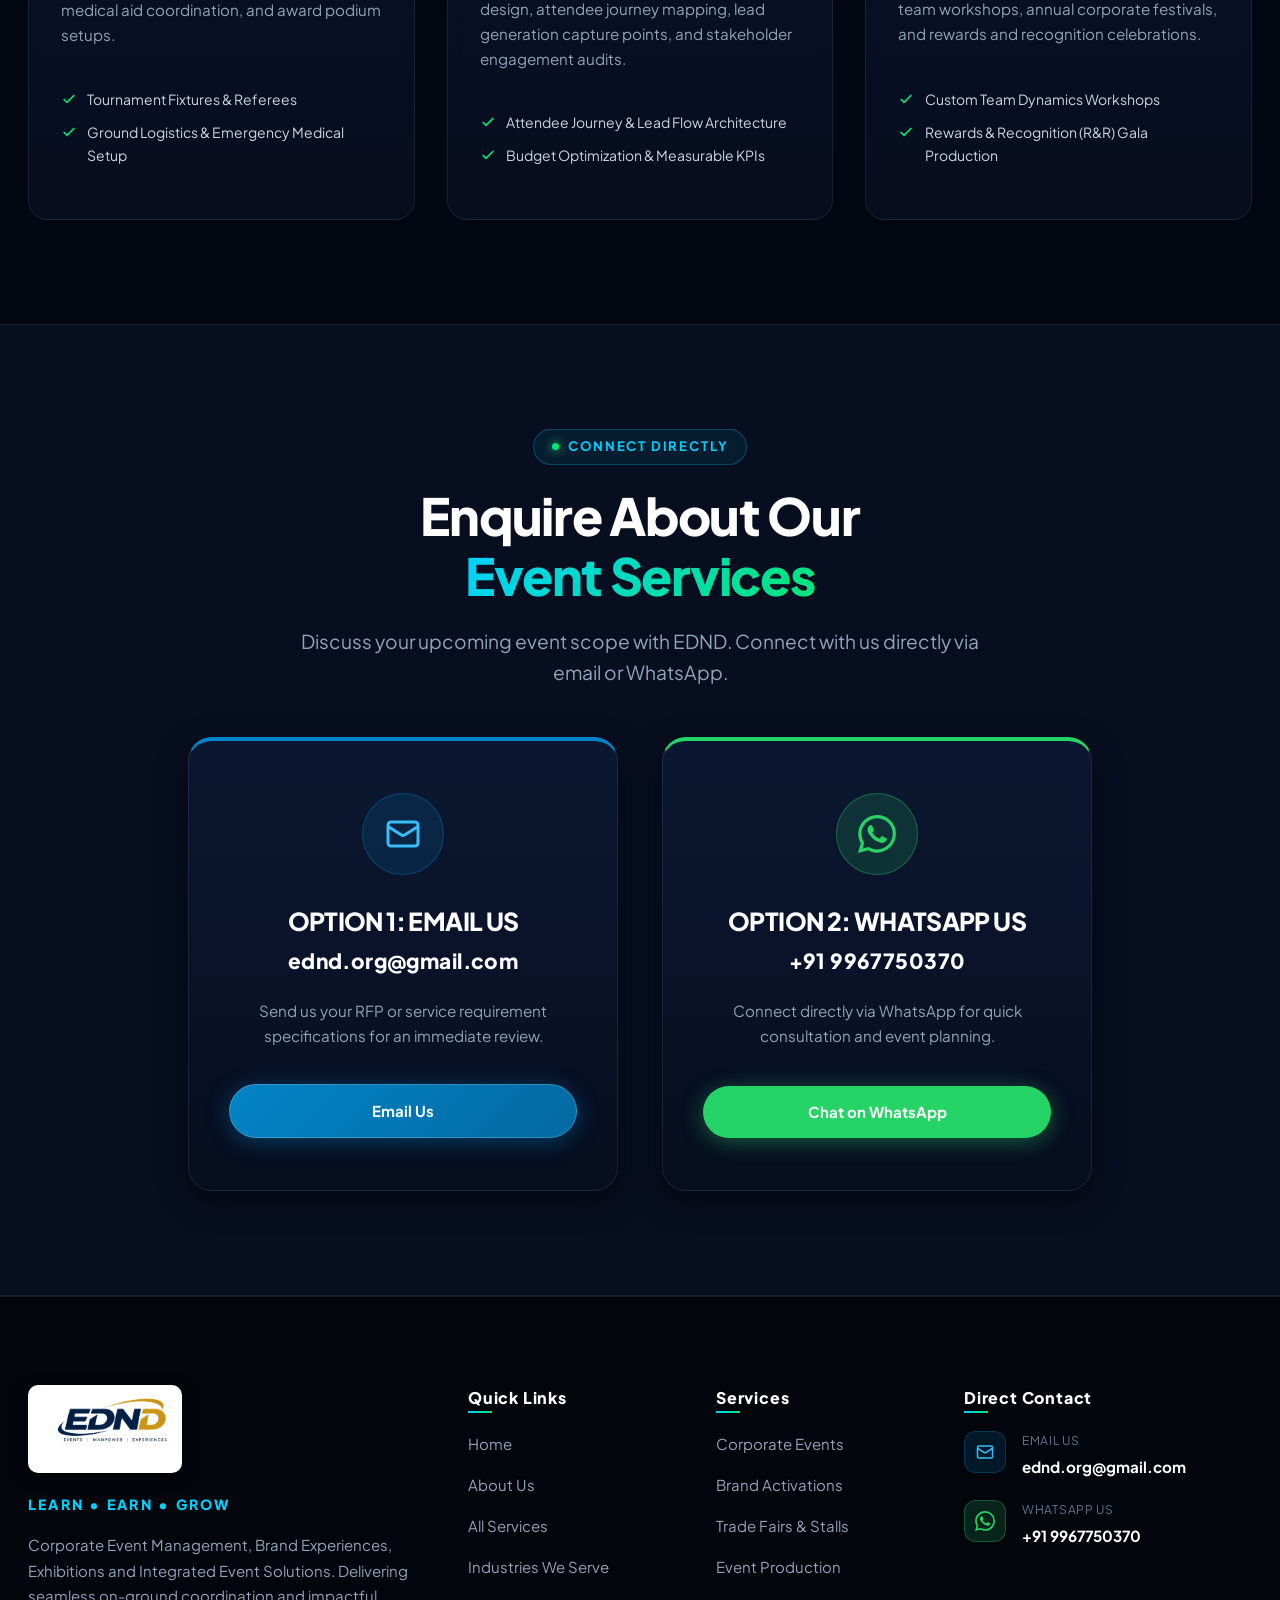
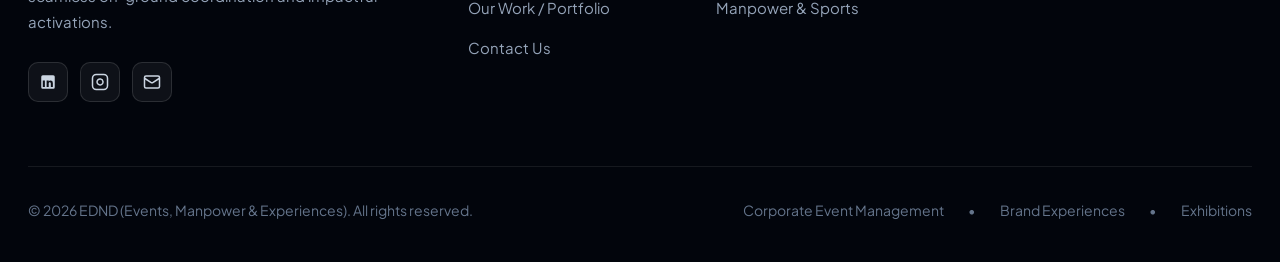
<file: services.html>
<!DOCTYPE html>
<html lang="en">
<head>
  <meta charset="UTF-8">
  <meta name="viewport" content="width=device-width, initial-scale=1.0">
  <title>Services | EDND - Complete Corporate Event Portfolio</title>
  <meta name="description" content="Explore EDND's complete corporate event portfolio: Corporate Event Management, Conferences, Brand Experiences, Trade Exhibitions, Technical Event Production, and On-Ground Execution.">
  
  <meta property="og:type" content="website">
  <meta property="og:title" content="Services Portfolio | EDND (Events, Manpower & Experiences)">
  <meta property="og:description" content="Full-spectrum corporate event solutions, exhibition stalls, brand activations, and production logistics.">
  <meta property="og:image" content="assets/images/ednd-hero-banner.png">
  
  <link rel="icon" type="image/png" href="assets/images/favicon.png">
  
  <link rel="preconnect" href="https://fonts.googleapis.com">
  <link rel="preconnect" href="https://fonts.gstatic.com" crossorigin>
  <link href="https://fonts.googleapis.com/css2?family=Plus+Jakarta+Sans:wght@400;500;600;700;800&display=swap" rel="stylesheet">
  
  <link rel="stylesheet" href="css/style.css">
</head>
<body>

  <!-- ================= HEADER ================= -->
  <header class="site-header">
    <div class="container header-inner">
      <a href="index.html" class="brand-logo" aria-label="EDND Home">
        <img src="assets/images/ednd-logo-original.png" alt="EDND - Events, Manpower & Experiences" width="138" height="60">
      </a>

      <nav class="nav-links" id="primary-navigation" aria-label="Main Navigation">
        <a href="index.html" class="nav-link">Home</a>
        <a href="about.html" class="nav-link">About Us</a>
        <a href="services.html" class="nav-link active">Services</a>
        <a href="industries.html" class="nav-link">Industries</a>
        <a href="work.html" class="nav-link">Our Work</a>
        <a href="contact.html" class="nav-link">Contact</a>
      </nav>

      <div class="header-actions">
        <a href="contact.html" class="btn btn-primary btn-contact-header">Contact Us</a>
        <button class="mobile-toggle" aria-label="Toggle Navigation Menu" aria-expanded="false">
          <svg width="24" height="24" viewBox="0 0 24 24" fill="none" stroke="currentColor" stroke-width="2" stroke-linecap="round" stroke-linejoin="round">
            <line x1="3" y1="12" x2="21" y2="12"></line>
            <line x1="3" y1="6" x2="21" y2="6"></line>
            <line x1="3" y1="18" x2="21" y2="18"></line>
          </svg>
        </button>
      </div>
    </div>
  </header>

  <main>
    <!-- ================= PAGE HERO ================= -->
    <section class="page-hero">
      <div class="container">
        <div class="breadcrumb">
          <a href="index.html">Home</a>
          <span>/</span>
          <span style="color: var(--color-white);">Services</span>
        </div>
        <div class="section-label">End-to-End Capabilities</div>
        <h1 class="hero-title" style="font-size: clamp(2.2rem, 4.5vw, 3.5rem); margin-bottom: 1rem;">
          Complete Service <span class="text-gradient">Portfolio</span>
        </h1>
        <p class="hero-subheading" style="margin-bottom: 0;">
          Specialized event solutions spanning corporate gatherings, immersive experiential marketing, architectural exhibition setups, technical production, and disciplined on-ground staffing.
        </p>
      </div>
    </section>

    <!-- Quick Navigation Sub-bar -->
    <section style="background: rgba(7, 14, 30, 0.95); border-bottom: 1px solid var(--border-color); padding: 1rem 0; position: sticky; top: var(--header-height); z-index: 100;">
      <div class="container" style="display: flex; gap: 0.75rem; overflow-x: auto; white-space: nowrap; scrollbar-width: none;">
        <a href="#corporate-events" class="filter-btn active">Corporate Event Management</a>
        <a href="#brand-experiences" class="filter-btn">Brand Experiences & Activations</a>
        <a href="#exhibitions" class="filter-btn">Trade Fairs & Exhibitions</a>
        <a href="#event-production" class="filter-btn">Event Production & Execution</a>
        <a href="#other-services" class="filter-btn">Other Specialized Services</a>
      </div>
    </section>

    <!-- ================= CATEGORY 1: CORPORATE EVENT MANAGEMENT ================= -->
    <section class="section" id="corporate-events">
      <div class="container">
        <div style="border-left: 3px solid var(--color-cyan); padding-left: 1.25rem; margin-bottom: 2.5rem;">
          <div class="section-label">Category 01</div>
          <h2 style="font-size: 2.2rem; color: #fff;">CORPORATE EVENT MANAGEMENT</h2>
          <p style="color: var(--color-slate-400); max-width: 800px; margin-top: 0.5rem;">
            Institutional event management tailored for enterprises, financial institutions, and global corporations requiring precision timing, high-calibre staging, and flawless protocol.
          </p>
        </div>

        <div class="grid-3">
          <!-- 1.1 -->
          <div class="service-card">
            <div class="service-card-media">
              <img src="assets/images/ednd-vccircle-conference.jpg" alt="Corporate Event Management">
              <div class="service-badge">Corporate Management</div>
            </div>
            <div class="service-card-body">
              <h3 class="card-title">Corporate Event Management</h3>
              <p class="card-desc">
                Full-lifecycle event planning and operations for enterprise gatherings. We handle venue procurement, stage layout design, delegate flow, protocol management, and VIP hospitality.
              </p>
              <ul class="service-feature-list">
                <li class="service-feature-item">
                  <svg width="16" height="16" viewBox="0 0 24 24" fill="none" stroke="currentColor" stroke-width="2.5"><polyline points="20 6 9 17 4 12"></polyline></svg>
                  <span>Comprehensive Run-of-Show Development</span>
                </li>
                <li class="service-feature-item">
                  <svg width="16" height="16" viewBox="0 0 24 24" fill="none" stroke="currentColor" stroke-width="2.5"><polyline points="20 6 9 17 4 12"></polyline></svg>
                  <span>Executive Hospitality & VIP Protocol</span>
                </li>
              </ul>
            </div>
          </div>

          <!-- 1.2 -->
          <div class="service-card">
            <div class="service-card-media">
              <img src="assets/images/hero-conference.jpg" alt="Conferences & Seminars">
              <div class="service-badge">Conferences</div>
            </div>
            <div class="service-card-body">
              <h3 class="card-title">Conferences & Seminars</h3>
              <p class="card-desc">
                Multi-session summits, symposiums, and professional seminars. Synchronized keynote AV systems, breakout room coordination, speaker timing consoles, and delegate badge management.
              </p>
              <ul class="service-feature-list">
                <li class="service-feature-item">
                  <svg width="16" height="16" viewBox="0 0 24 24" fill="none" stroke="currentColor" stroke-width="2.5"><polyline points="20 6 9 17 4 12"></polyline></svg>
                  <span>Keynote Staging & Multi-Track Audio</span>
                </li>
                <li class="service-feature-item">
                  <svg width="16" height="16" viewBox="0 0 24 24" fill="none" stroke="currentColor" stroke-width="2.5"><polyline points="20 6 9 17 4 12"></polyline></svg>
                  <span>Live Q&A & Breakout Session Facilitation</span>
                </li>
              </ul>
            </div>
          </div>

          <!-- 1.3 -->
          <div class="service-card">
            <div class="service-card-media">
              <img src="assets/images/corporate-meeting.jpg" alt="Corporate Meetings, AGMs & Townhalls">
              <div class="service-badge">AGMs & Townhalls</div>
            </div>
            <div class="service-card-body">
              <h3 class="card-title">Corporate Meetings, AGMs & Townhalls</h3>
              <p class="card-desc">
                High-compliance Annual General Meetings (AGMs), shareholder briefings, board meetings, and pan-company all-hands townhalls with audio recording, secure voting zones, and teleprompters.
              </p>
              <ul class="service-feature-list">
                <li class="service-feature-item">
                  <svg width="16" height="16" viewBox="0 0 24 24" fill="none" stroke="currentColor" stroke-width="2.5"><polyline points="20 6 9 17 4 12"></polyline></svg>
                  <span>Statutory Compliance Staging & Seating</span>
                </li>
                <li class="service-feature-item">
                  <svg width="16" height="16" viewBox="0 0 24 24" fill="none" stroke="currentColor" stroke-width="2.5"><polyline points="20 6 9 17 4 12"></polyline></svg>
                  <span>Hybrid Stream & Audio Redundancy</span>
                </li>
              </ul>
            </div>
          </div>

          <!-- 1.4 -->
          <div class="service-card">
            <div class="service-card-media">
              <img src="assets/images/ednd-manpower-crew.jpg" alt="Corporate Engagement Programs">
              <div class="service-badge">Engagement</div>
            </div>
            <div class="service-card-body">
              <h3 class="card-title">Corporate Engagement Programs</h3>
              <p class="card-desc">
                Employee engagement initiatives, team-building retreats, corporate annual days, and milestone galas structured to boost morale, unity, and shared cultural alignment.
              </p>
              <ul class="service-feature-list">
                <li class="service-feature-item">
                  <svg width="16" height="16" viewBox="0 0 24 24" fill="none" stroke="currentColor" stroke-width="2.5"><polyline points="20 6 9 17 4 12"></polyline></svg>
                  <span>Custom Theme Concept & Execution</span>
                </li>
                <li class="service-feature-item">
                  <svg width="16" height="16" viewBox="0 0 24 24" fill="none" stroke="currentColor" stroke-width="2.5"><polyline points="20 6 9 17 4 12"></polyline></svg>
                  <span>Interactive Activities & Evening Galas</span>
                </li>
              </ul>
            </div>
          </div>

          <!-- 1.5 -->
          <div class="service-card">
            <div class="service-card-media">
              <img src="assets/images/ednd-awards-nightlife.jpg" alt="Live Event Management">
              <div class="service-badge">Live Operations</div>
            </div>
            <div class="service-card-body">
              <h3 class="card-title">Live Event Management</h3>
              <p class="card-desc">
                Dynamic, on-the-ground floor management for real-time live events. Real-time stage calling, show-caller direction, cue-to-cue timing, backstage coordination, and artist liaison.
              </p>
              <ul class="service-feature-list">
                <li class="service-feature-item">
                  <svg width="16" height="16" viewBox="0 0 24 24" fill="none" stroke="currentColor" stroke-width="2.5"><polyline points="20 6 9 17 4 12"></polyline></svg>
                  <span>Professional Show Calling & Cue Calling</span>
                </li>
                <li class="service-feature-item">
                  <svg width="16" height="16" viewBox="0 0 24 24" fill="none" stroke="currentColor" stroke-width="2.5"><polyline points="20 6 9 17 4 12"></polyline></svg>
                  <span>Backstage Operations & Green Room Management</span>
                </li>
              </ul>
            </div>
          </div>
        </div>
      </div>
    </section>

    <!-- ================= CATEGORY 2: BRAND EXPERIENCES & ACTIVATIONS ================= -->
    <section class="section section-alt" id="brand-experiences">
      <div class="container">
        <div style="border-left: 3px solid var(--color-green); padding-left: 1.25rem; margin-bottom: 2.5rem;">
          <div class="section-label" style="color: var(--color-green); border-color: rgba(0, 230, 118, 0.3);">Category 02</div>
          <h2 style="font-size: 2.2rem; color: #fff;">BRAND EXPERIENCES & ACTIVATIONS</h2>
          <p style="color: var(--color-slate-400); max-width: 800px; margin-top: 0.5rem;">
            Immersive activations that build genuine brand affection, drive consumer participation, and forge unforgettable sensory connections between brands and their audiences.
          </p>
        </div>

        <div class="grid-3">
          <!-- 2.1 -->
          <div class="service-card">
            <div class="service-card-media">
              <img src="assets/images/ednd-ultraviolette-activation.jpg" alt="Brand Experiences & Activations">
              <div class="service-badge">Experiential</div>
            </div>
            <div class="service-card-body">
              <h3 class="card-title">Brand Experiences & Activations</h3>
              <p class="card-desc">
                Turnkey brand storytelling in high-footfall spaces. Experiential architecture, sensory zones, photobooth technologies, and gamified interaction points.
              </p>
              <ul class="service-feature-list">
                <li class="service-feature-item">
                  <svg width="16" height="16" viewBox="0 0 24 24" fill="none" stroke="currentColor" stroke-width="2.5"><polyline points="20 6 9 17 4 12"></polyline></svg>
                  <span>Interactive Brand Touchpoints</span>
                </li>
                <li class="service-feature-item">
                  <svg width="16" height="16" viewBox="0 0 24 24" fill="none" stroke="currentColor" stroke-width="2.5"><polyline points="20 6 9 17 4 12"></polyline></svg>
                  <span>Audience Footfall Maximization</span>
                </li>
              </ul>
            </div>
          </div>

          <!-- 2.2 -->
          <div class="service-card">
            <div class="service-card-media">
              <img src="assets/images/ednd-automotive-launch.jpg" alt="Product Launches">
              <div class="service-badge">Product Launches</div>
            </div>
            <div class="service-card-body">
              <h3 class="card-title">Product Launches</h3>
              <p class="card-desc">
                High-impact product unveilings for automotive, consumer electronics, fashion, and enterprise software. Dramatic countdowns, kabuki drops, kinetic lighting, and live demo staging.
              </p>
              <ul class="service-feature-list">
                <li class="service-feature-item">
                  <svg width="16" height="16" viewBox="0 0 24 24" fill="none" stroke="currentColor" stroke-width="2.5"><polyline points="20 6 9 17 4 12"></polyline></svg>
                  <span>Dramatic Reveal Effects & Kinetic Staging</span>
                </li>
                <li class="service-feature-item">
                  <svg width="16" height="16" viewBox="0 0 24 24" fill="none" stroke="currentColor" stroke-width="2.5"><polyline points="20 6 9 17 4 12"></polyline></svg>
                  <span>Media & Influencer Experience Zones</span>
                </li>
              </ul>
            </div>
          </div>

          <!-- 2.3 -->
          <div class="service-card">
            <div class="service-card-media">
              <img src="assets/images/ednd-loreal-activation.jpg" alt="Experiential Marketing">
              <div class="service-badge">Experiential Marketing</div>
            </div>
            <div class="service-card-body">
              <h3 class="card-title">Experiential Marketing</h3>
              <p class="card-desc">
                Crafting memorable consumer engagements through pop-up installations, sampling campaigns, roadshows, and interactive retail kiosks that convert passersby into advocates.
              </p>
              <ul class="service-feature-list">
                <li class="service-feature-item">
                  <svg width="16" height="16" viewBox="0 0 24 24" fill="none" stroke="currentColor" stroke-width="2.5"><polyline points="20 6 9 17 4 12"></polyline></svg>
                  <span>Mall & High-Street Pop-up Setups</span>
                </li>
                <li class="service-feature-item">
                  <svg width="16" height="16" viewBox="0 0 24 24" fill="none" stroke="currentColor" stroke-width="2.5"><polyline points="20 6 9 17 4 12"></polyline></svg>
                  <span>Direct Consumer Engagement & Sampling</span>
                </li>
              </ul>
            </div>
          </div>

          <!-- 2.4 -->
          <div class="service-card">
            <div class="service-card-media">
              <img src="assets/images/ednd-brand-activation-ariel.jpg" alt="On-ground Brand Execution">
              <div class="service-badge">On-Ground Execution</div>
            </div>
            <div class="service-card-body">
              <h3 class="card-title">On-ground Brand Execution</h3>
              <p class="card-desc">
                Flawless physical realization of marketing briefs. From permit acquisition and venue coordination to kiosk deployment, promotional collateral distribution, and queue management.
              </p>
              <ul class="service-feature-list">
                <li class="service-feature-item">
                  <svg width="16" height="16" viewBox="0 0 24 24" fill="none" stroke="currentColor" stroke-width="2.5"><polyline points="20 6 9 17 4 12"></polyline></svg>
                  <span>Venue Approvals & Mall Management Liaison</span>
                </li>
                <li class="service-feature-item">
                  <svg width="16" height="16" viewBox="0 0 24 24" fill="none" stroke="currentColor" stroke-width="2.5"><polyline points="20 6 9 17 4 12"></polyline></svg>
                  <span>Trained Brand Ambassadors & Promoters</span>
                </li>
              </ul>
            </div>
          </div>

          <!-- 2.5 -->
          <div class="service-card">
            <div class="service-card-media">
              <img src="assets/images/ednd-booth.jpg" alt="Corporate Brand Solutions">
              <div class="service-badge">Brand Solutions</div>
            </div>
            <div class="service-card-body">
              <h3 class="card-title">Corporate Brand Solutions</h3>
              <p class="card-desc">
                Holistic corporate event identity architecture. Stage branding, 3D logo installations, executive podiums, premium welcome lounges, and branded environment buildouts.
              </p>
              <ul class="service-feature-list">
                <li class="service-feature-item">
                  <svg width="16" height="16" viewBox="0 0 24 24" fill="none" stroke="currentColor" stroke-width="2.5"><polyline points="20 6 9 17 4 12"></polyline></svg>
                  <span>3D Logo Signages & LED Backdrops</span>
                </li>
                <li class="service-feature-item">
                  <svg width="16" height="16" viewBox="0 0 24 24" fill="none" stroke="currentColor" stroke-width="2.5"><polyline points="20 6 9 17 4 12"></polyline></svg>
                  <span>Consistent Brand Identity Application</span>
                </li>
              </ul>
            </div>
          </div>

          <!-- 2.6 -->
          <div class="service-card">
            <div class="service-card-media">
              <img src="assets/images/ednd-nivea-promotions.jpg" alt="Brand Communication">
              <div class="service-badge">Brand Communication</div>
            </div>
            <div class="service-card-body">
              <h3 class="card-title">Brand Communication</h3>
              <p class="card-desc">
                Strategic messaging across physical touchpoints. Directional signage, stage backdrops, event booklets, digital signage displays, and attendee communication collateral.
              </p>
              <ul class="service-feature-list">
                <li class="service-feature-item">
                  <svg width="16" height="16" viewBox="0 0 24 24" fill="none" stroke="currentColor" stroke-width="2.5"><polyline points="20 6 9 17 4 12"></polyline></svg>
                  <span>Wayfinding & Spatial Brand Design</span>
                </li>
                <li class="service-feature-item">
                  <svg width="16" height="16" viewBox="0 0 24 24" fill="none" stroke="currentColor" stroke-width="2.5"><polyline points="20 6 9 17 4 12"></polyline></svg>
                  <span>Digital Screen Graphics & Audio Ident</span>
                </li>
              </ul>
            </div>
          </div>
        </div>
      </div>
    </section>

    <!-- ================= CATEGORY 3: TRADE FAIRS & EXHIBITIONS ================= -->
    <section class="section" id="exhibitions">
      <div class="container">
        <div style="border-left: 3px solid var(--color-cyan); padding-left: 1.25rem; margin-bottom: 2.5rem;">
          <div class="section-label">Category 03</div>
          <h2 style="font-size: 2.2rem; color: #fff;">TRADE FAIRS & EXHIBITIONS</h2>
          <p style="color: var(--color-slate-400); max-width: 800px; margin-top: 0.5rem;">
            Custom exhibition stall architecture, turnkey fabrication, and comprehensive floor management for premier trade expos and business pavilions.
          </p>
        </div>

        <div class="grid-4">
          <!-- 3.1 -->
          <div class="card">
            <div class="card-icon">
              <svg width="24" height="24" viewBox="0 0 24 24" fill="none" stroke="currentColor" stroke-width="2"><path d="M3 9l9-7 9 7v11a2 2 0 0 1-2 2H5a2 2 0 0 1-2-2z"></path><polyline points="9 22 9 12 15 12 15 22"></polyline></svg>
            </div>
            <h3 class="card-title">Trade Fairs & Exhibitions</h3>
            <p class="card-desc">
              Comprehensive organization and support for multi-exhibitor trade shows. Hall layout planning, aisle circulation, registration zone setups, and security coordination.
            </p>
          </div>

          <!-- 3.2 -->
          <div class="card">
            <div class="card-icon">
              <svg width="24" height="24" viewBox="0 0 24 24" fill="none" stroke="currentColor" stroke-width="2"><polygon points="12 2 2 7 12 12 22 7 12 2"></polygon><polyline points="2 17 12 22 22 17"></polyline><polyline points="2 12 12 17 22 12"></polyline></svg>
            </div>
            <h3 class="card-title">Exhibition Stall Design & Setup</h3>
            <p class="card-desc">
              Bespoke 3D stall design, structural fabrication, modular display racks, lighting canopies, and premium executive discussion lounges within exhibition booths.
            </p>
          </div>

          <!-- 3.3 -->
          <div class="card">
            <div class="card-icon">
              <svg width="24" height="24" viewBox="0 0 24 24" fill="none" stroke="currentColor" stroke-width="2"><rect x="3" y="3" width="18" height="18" rx="2" ry="2"></rect><line x1="3" y1="9" x2="21" y2="9"></line><line x1="9" y1="21" x2="9" y2="9"></line></svg>
            </div>
            <h3 class="card-title">Exhibition Management</h3>
            <p class="card-desc">
              Live floor oversight during exhibition days. Electrical load monitoring, housekeeping, badge scanners, and visitor hospitality management.
            </p>
          </div>

          <!-- 3.4 -->
          <div class="card">
            <div class="card-icon">
              <svg width="24" height="24" viewBox="0 0 24 24" fill="none" stroke="currentColor" stroke-width="2"><path d="M17 21v-2a4 4 0 0 0-4-4H5a4 4 0 0 0-4 4v2"></path><circle cx="9" cy="7" r="4"></circle><path d="M23 21v-2a4 4 0 0 0-3-3.87"></path><path d="M16 3.13a4 4 0 0 1 0 7.75"></path></svg>
            </div>
            <h3 class="card-title">Exhibitor Coordination</h3>
            <p class="card-desc">
              Dedicated exhibitor support services: move-in/move-out logistics, power drops, freight handling liaison, and experienced booth hostesses/greeters.
            </p>
          </div>
        </div>
      </div>
    </section>

    <!-- ================= CATEGORY 4: EVENT PRODUCTION & EXECUTION ================= -->
    <section class="section section-alt" id="event-production">
      <div class="container">
        <div style="border-left: 3px solid var(--color-cyan); padding-left: 1.25rem; margin-bottom: 2.5rem;">
          <div class="section-label">Category 04</div>
          <h2 style="font-size: 2.2rem; color: #fff;">EVENT PRODUCTION & EXECUTION</h2>
          <p style="color: var(--color-slate-400); max-width: 800px; margin-top: 0.5rem;">
            Heavy-duty technical infrastructure, precision logistics, audio-visual engineering, and robust operational frameworks ensuring seamless execution.
          </p>
        </div>

        <div class="grid-3">
          <!-- 4.1 -->
          <div class="card">
            <div class="card-icon">
              <svg width="24" height="24" viewBox="0 0 24 24" fill="none" stroke="currentColor" stroke-width="2"><polygon points="13 2 3 14 12 14 11 22 21 10 12 10 13 2"></polygon></svg>
            </div>
            <h3 class="card-title">Event Production & Execution</h3>
            <p class="card-desc">
              State-of-the-art staging systems, high-lumen laser projection, P2/P3 high-definition LED displays, line-array audio systems, and intelligent DMX stage lighting.
            </p>
          </div>

          <!-- 4.2 -->
          <div class="card">
            <div class="card-icon">
              <svg width="24" height="24" viewBox="0 0 24 24" fill="none" stroke="currentColor" stroke-width="2"><rect x="1" y="3" width="15" height="13"></rect><polygon points="16 8 20 8 23 11 23 16 16 16 16 8"></polygon><circle cx="5.5" cy="18.5" r="2.5"></circle><circle cx="18.5" cy="18.5" r="2.5"></circle></svg>
            </div>
            <h3 class="card-title">Event Logistics & Operations</h3>
            <p class="card-desc">
              End-to-end transport coordination, heavy equipment trucking, loading dock permissions, storage security, and timely freight arrival management.
            </p>
          </div>

          <!-- 4.3 -->
          <div class="card">
            <div class="card-icon">
              <svg width="24" height="24" viewBox="0 0 24 24" fill="none" stroke="currentColor" stroke-width="2"><circle cx="12" cy="12" r="10"></circle><polyline points="12 6 12 12 14 14"></polyline></svg>
            </div>
            <h3 class="card-title">Event Planning & Coordination</h3>
            <p class="card-desc">
              Structured operational milestones, critical path methods, vendor setup time windows, and multi-agency alignment for conflict-free timelines.
            </p>
          </div>

          <!-- 4.4 -->
          <div class="card">
            <div class="card-icon">
              <svg width="24" height="24" viewBox="0 0 24 24" fill="none" stroke="currentColor" stroke-width="2"><path d="M17 21v-2a4 4 0 0 0-4-4H5a4 4 0 0 0-4 4v2"></path><circle cx="9" cy="7" r="4"></circle><path d="M23 21v-2a4 4 0 0 0-3-3.87"></path><path d="M16 3.13a4 4 0 0 1 0 7.75"></path></svg>
            </div>
            <h3 class="card-title">Vendor & Stakeholder Management</h3>
            <p class="card-desc">
              Vetting, contracting, briefing, and supervising third-party contractors including sound engineers, lighting technicians, caterers, and decorators.
            </p>
          </div>

          <!-- 4.5 -->
          <div class="card">
            <div class="card-icon">
              <svg width="24" height="24" viewBox="0 0 24 24" fill="none" stroke="currentColor" stroke-width="2"><path d="M22 11.08V12a10 10 0 1 1-5.93-9.14"></path><polyline points="22 4 12 14.01 9 11.01"></polyline></svg>
            </div>
            <h3 class="card-title">End-to-End Event Execution</h3>
            <p class="card-desc">
              Total ownership of the event lifecycle. From the first staging truck arriving on site to post-event breakdown and site handover back to the venue.
            </p>
          </div>

          <!-- 4.6 -->
          <div class="card">
            <div class="card-icon">
              <svg width="24" height="24" viewBox="0 0 24 24" fill="none" stroke="currentColor" stroke-width="2"><polyline points="22 12 18 12 15 21 9 3 6 12 2 12"></polyline></svg>
            </div>
            <h3 class="card-title">Integrated Event Solutions</h3>
            <p class="card-desc">
              Harmonizing creative concepts, technology, logistics, and trained human resources into a coherent, high-performing corporate event ecosystem.
            </p>
          </div>
        </div>
      </div>
    </section>

    <!-- ================= CATEGORY 5: OTHER SERVICES ================= -->
    <section class="section" id="other-services">
      <div class="container">
        <div style="border-left: 3px solid var(--color-green); padding-left: 1.25rem; margin-bottom: 2.5rem;">
          <div class="section-label" style="color: var(--color-green); border-color: rgba(0, 230, 118, 0.3);">Category 05</div>
          <h2 style="font-size: 2.2rem; color: #fff;">OTHER SPECIALIZED SERVICES</h2>
          <p style="color: var(--color-slate-400); max-width: 800px; margin-top: 0.5rem;">
            Focused strategic frameworks, sports management, and organizational team engagement programs.
          </p>
        </div>

        <div class="grid-3">
          <!-- 5.1 -->
          <div class="service-card">
            <div class="service-card-media">
              <img src="assets/images/sports-event.jpg" alt="Sports Event Management">
              <div class="service-badge">Sports & Fitness</div>
            </div>
            <div class="service-card-body">
              <h3 class="card-title">Sports Event Management</h3>
              <p class="card-desc">
                Corporate sports tournaments, inter-organization leagues, corporate marathons, and fitness challenges with track operations, medical aid coordination, and award podium setups.
              </p>
              <ul class="service-feature-list">
                <li class="service-feature-item">
                  <svg width="16" height="16" viewBox="0 0 24 24" fill="none" stroke="currentColor" stroke-width="2.5"><polyline points="20 6 9 17 4 12"></polyline></svg>
                  <span>Tournament Fixtures & Referees</span>
                </li>
                <li class="service-feature-item">
                  <svg width="16" height="16" viewBox="0 0 24 24" fill="none" stroke="currentColor" stroke-width="2.5"><polyline points="20 6 9 17 4 12"></polyline></svg>
                  <span>Ground Logistics & Emergency Medical Setup</span>
                </li>
              </ul>
            </div>
          </div>

          <!-- 5.2 -->
          <div class="service-card">
            <div class="service-card-media">
              <img src="assets/images/corporate-meeting.jpg" alt="Business-focused Event Strategy">
              <div class="service-badge">Strategy & ROI</div>
            </div>
            <div class="service-card-body">
              <h3 class="card-title">Business-focused Event Strategy</h3>
              <p class="card-desc">
                Aligning event spend with tangible commercial outcomes. Event narrative design, attendee journey mapping, lead generation capture points, and stakeholder engagement audits.
              </p>
              <ul class="service-feature-list">
                <li class="service-feature-item">
                  <svg width="16" height="16" viewBox="0 0 24 24" fill="none" stroke="currentColor" stroke-width="2.5"><polyline points="20 6 9 17 4 12"></polyline></svg>
                  <span>Attendee Journey & Lead Flow Architecture</span>
                </li>
                <li class="service-feature-item">
                  <svg width="16" height="16" viewBox="0 0 24 24" fill="none" stroke="currentColor" stroke-width="2.5"><polyline points="20 6 9 17 4 12"></polyline></svg>
                  <span>Budget Optimization & Measurable KPIs</span>
                </li>
              </ul>
            </div>
          </div>

          <!-- 5.3 -->
          <div class="service-card">
            <div class="service-card-media">
              <img src="assets/images/event-crew.jpg" alt="Corporate Engagement Programs">
              <div class="service-badge">Team Engagement</div>
            </div>
            <div class="service-card-body">
              <h3 class="card-title">Corporate Engagement Programs</h3>
              <p class="card-desc">
                High-energy organizational culture initiatives. Leadership retreats, departmental team workshops, annual corporate festivals, and rewards and recognition celebrations.
              </p>
              <ul class="service-feature-list">
                <li class="service-feature-item">
                  <svg width="16" height="16" viewBox="0 0 24 24" fill="none" stroke="currentColor" stroke-width="2.5"><polyline points="20 6 9 17 4 12"></polyline></svg>
                  <span>Custom Team Dynamics Workshops</span>
                </li>
                <li class="service-feature-item">
                  <svg width="16" height="16" viewBox="0 0 24 24" fill="none" stroke="currentColor" stroke-width="2.5"><polyline points="20 6 9 17 4 12"></polyline></svg>
                  <span>Rewards & Recognition (R&R) Gala Production</span>
                </li>
              </ul>
            </div>
          </div>
        </div>
      </div>
    </section>

    <!-- ================= CONTACT CTA SECTION (STRICT 2 OPTIONS) ================= -->
    <section class="section section-alt">
      <div class="container contact-container">
        <div class="text-center mx-auto" style="max-width: 720px;">
          <div class="section-label">Connect Directly</div>
          <h2 class="section-title">Enquire About Our <span class="text-gradient">Event Services</span></h2>
          <p class="section-subtitle mx-auto">
            Discuss your upcoming event scope with EDND. Connect with us directly via email or WhatsApp.
          </p>
        </div>

        <div class="contact-options-grid">
          <div class="contact-card email-card">
            <div class="contact-icon-bubble">
              <svg width="36" height="36" viewBox="0 0 24 24" fill="none" stroke="currentColor" stroke-width="2">
                <rect x="2" y="4" width="20" height="16" rx="2"></rect>
                <path d="m22 7-8.97 5.7a1.94 1.94 0 0 1-2.06 0L2 7"></path>
              </svg>
            </div>
            <h3 class="contact-card-title">OPTION 1: EMAIL US</h3>
            <div class="contact-card-value">ednd.org@gmail.com</div>
            <p class="contact-card-desc">
              Send us your RFP or service requirement specifications for an immediate review.
            </p>
            <a href="mailto:ednd.org@gmail.com?subject=Business%20Enquiry%20%E2%80%93%20EDND" class="btn btn-email" style="width: 100%;">
              <span>Email Us</span>
            </a>
          </div>

          <div class="contact-card whatsapp-card">
            <div class="contact-icon-bubble">
              <svg width="38" height="38" viewBox="0 0 24 24" fill="currentColor">
                <path d="M17.472 14.382c-.297-.149-1.758-.867-2.03-.967-.273-.099-.471-.148-.67.15-.197.297-.767.966-.94 1.164-.173.199-.347.223-.644.075-.297-.15-1.255-.463-2.39-1.475-.883-.788-1.48-1.761-1.653-2.059-.173-.297-.018-.458.13-.606.134-.133.298-.347.446-.52.149-.174.198-.298.298-.497.099-.198.05-.371-.025-.52-.075-.149-.669-1.612-.916-2.207-.242-.579-.487-.5-.669-.51-.173-.008-.371-.01-.57-.01-.198 0-.52.074-.792.372-.272.297-1.04 1.016-1.04 2.479 0 1.462 1.065 2.875 1.213 3.074.149.198 2.096 3.2 5.077 4.487.709.306 1.262.489 1.694.625.712.227 1.36.195 1.871.118.571-.085 1.758-.719 2.006-1.413.248-.694.248-1.289.173-1.413-.074-.124-.272-.198-.57-.347m-5.421 7.403h-.004a9.87 9.87 0 01-5.031-1.378l-.361-.214-3.741.982.998-3.648-.235-.374a9.86 9.86 0 01-1.51-5.26c.001-5.45 4.436-9.884 9.888-9.884 2.64 0 5.122 1.03 6.988 2.898a9.825 9.825 0 012.893 6.994c-.003 5.45-4.437 9.884-9.885 9.884m8.413-18.297A11.815 11.815 0 0012.05 0C5.495 0 .16 5.335.157 11.892c0 2.096.547 4.142 1.588 5.945L0 24l6.335-1.662c1.746.953 3.71 1.456 5.711 1.457h.005c6.554 0 11.89-5.335 11.893-11.893a11.821 11.821 0 00-3.48-8.413Z"/>
              </svg>
            </div>
            <h3 class="contact-card-title">OPTION 2: WHATSAPP US</h3>
            <div class="contact-card-value">+91 9967750370</div>
            <p class="contact-card-desc">
              Connect directly via WhatsApp for quick consultation and event planning.
            </p>
            <a href="https://wa.me/919967750370?text=Hello%20EDND%20Team%2C%20I%20am%20interested%20in%20your%20event%20management%20and%20brand%20experience%20services.%20I%20would%20like%20to%20discuss%20a%20business%20requirement." class="btn btn-whatsapp" target="_blank" rel="noopener noreferrer" style="width: 100%;">
              <span>Chat on WhatsApp</span>
            </a>
          </div>
        </div>
      </div>
    </section>
  </main>

  <!-- ================= FOOTER ================= -->
  <footer class="site-footer">
    <div class="container">
      <div class="footer-top">
        <div class="footer-brand">
          <a href="index.html" class="footer-logo-wrap" aria-label="EDND Home">
            <img src="assets/images/ednd-logo-original.png" alt="EDND Logo" width="138" height="60">
          </a>
          <div class="footer-tagline">LEARN • EARN • GROW</div>
          <p class="footer-desc">
            Corporate Event Management, Brand Experiences, Exhibitions and Integrated Event Solutions. Delivering seamless on-ground coordination and impactful activations.
          </p>
          <div class="footer-social-row">
            <a href="https://www.linkedin.com/company/ednd-global/" target="_blank" rel="noopener noreferrer" class="social-btn" aria-label="LinkedIn">
              <svg width="18" height="18" viewBox="0 0 24 24" fill="currentColor"><path d="M19 3a2 2 0 0 1 2 2v14a2 2 0 0 1-2 2H5a2 2 0 0 1-2-2V5a2 2 0 0 1 2-2h14m-.5 15.5v-5.3a3.26 3.26 0 0 0-3.26-3.26c-.85 0-1.84.52-2.28 1.3v-1.11h-2.79v8.37h2.79v-4.93c0-.77.62-1.4 1.39-1.4a1.4 1.4 0 0 1 1.4 1.4v4.93h2.75M6.46 8.76c-.97 0-1.75-.79-1.75-1.76s.78-1.75 1.75-1.75 1.75.78 1.75 1.75-.78 1.76-1.75 1.76m1.38 9.74v-8.37H5.08v8.37h2.76Z"/></svg>
            </a>
            <a href="https://www.instagram.com/ednd_event/" target="_blank" rel="noopener noreferrer" class="social-btn" aria-label="Instagram">
              <svg width="18" height="18" viewBox="0 0 24 24" fill="none" stroke="currentColor" stroke-width="2"><rect x="2" y="2" width="20" height="20" rx="5" ry="5"></rect><path d="M16 11.37A4 4 0 1 1 12.63 8 4 4 0 0 1 16 11.37z"></path><line x1="17.5" y1="6.5" x2="17.51" y2="6.5"></line></svg>
            </a>
            <a href="mailto:ednd.org@gmail.com" class="social-btn" aria-label="Email EDND">
              <svg width="18" height="18" viewBox="0 0 24 24" fill="none" stroke="currentColor" stroke-width="2"><rect x="2" y="4" width="20" height="16" rx="2"></rect><path d="m22 7-8.97 5.7a1.94 1.94 0 0 1-2.06 0L2 7"></path></svg>
            </a>
          </div>
        </div>

        <div>
          <h4 class="footer-heading">Quick Links</h4>
          <ul class="footer-links">
            <li><a href="index.html" class="footer-link">Home</a></li>
            <li><a href="about.html" class="footer-link">About Us</a></li>
            <li><a href="services.html" class="footer-link">All Services</a></li>
            <li><a href="industries.html" class="footer-link">Industries We Serve</a></li>
            <li><a href="work.html" class="footer-link">Our Work / Portfolio</a></li>
            <li><a href="contact.html" class="footer-link">Contact Us</a></li>
          </ul>
        </div>

        <div>
          <h4 class="footer-heading">Services</h4>
          <ul class="footer-links">
            <li><a href="services.html#corporate-events" class="footer-link">Corporate Events</a></li>
            <li><a href="services.html#brand-experiences" class="footer-link">Brand Activations</a></li>
            <li><a href="services.html#exhibitions" class="footer-link">Trade Fairs & Stalls</a></li>
            <li><a href="services.html#event-production" class="footer-link">Event Production</a></li>
            <li><a href="services.html#other-services" class="footer-link">Manpower & Sports</a></li>
          </ul>
        </div>

        <div>
          <h4 class="footer-heading">Direct Contact</h4>
          <div class="footer-direct-contact">
            <a href="mailto:ednd.org@gmail.com?subject=Business%20Enquiry%20%E2%80%93%20EDND" class="footer-contact-item email">
              <div class="footer-contact-icon">
                <svg width="18" height="18" viewBox="0 0 24 24" fill="none" stroke="currentColor" stroke-width="2">
                  <rect x="2" y="4" width="20" height="16" rx="2"></rect>
                  <path d="m22 7-8.97 5.7a1.94 1.94 0 0 1-2.06 0L2 7"></path>
                </svg>
              </div>
              <div>
                <div class="footer-contact-label">Email Us</div>
                <div class="footer-contact-val">ednd.org@gmail.com</div>
              </div>
            </a>

            <a href="https://wa.me/919967750370?text=Hello%20EDND%20Team%2C%20I%20am%20interested%20in%20your%20event%20management%20and%20brand%20experience%20services.%20I%20would%20like%20to%20discuss%20a%20business%20requirement." target="_blank" rel="noopener noreferrer" class="footer-contact-item whatsapp">
              <div class="footer-contact-icon">
                <svg width="20" height="20" viewBox="0 0 24 24" fill="currentColor">
                  <path d="M17.472 14.382c-.297-.149-1.758-.867-2.03-.967-.273-.099-.471-.148-.67.15-.197.297-.767.966-.94 1.164-.173.199-.347.223-.644.075-.297-.15-1.255-.463-2.39-1.475-.883-.788-1.48-1.761-1.653-2.059-.173-.297-.018-.458.13-.606.134-.133.298-.347.446-.52.149-.174.198-.298.298-.497.099-.198.05-.371-.025-.52-.075-.149-.669-1.612-.916-2.207-.242-.579-.487-.5-.669-.51-.173-.008-.371-.01-.57-.01-.198 0-.52.074-.792.372-.272.297-1.04 1.016-1.04 2.479 0 1.462 1.065 2.875 1.213 3.074.149.198 2.096 3.2 5.077 4.487.709.306 1.262.489 1.694.625.712.227 1.36.195 1.871.118.571-.085 1.758-.719 2.006-1.413.248-.694.248-1.289.173-1.413-.074-.124-.272-.198-.57-.347m-5.421 7.403h-.004a9.87 9.87 0 01-5.031-1.378l-.361-.214-3.741.982.998-3.648-.235-.374a9.86 9.86 0 01-1.51-5.26c.001-5.45 4.436-9.884 9.888-9.884 2.64 0 5.122 1.03 6.988 2.898a9.825 9.825 0 012.893 6.994c-.003 5.45-4.437 9.884-9.885 9.884m8.413-18.297A11.815 11.815 0 0012.05 0C5.495 0 .16 5.335.157 11.892c0 2.096.547 4.142 1.588 5.945L0 24l6.335-1.662c1.746.953 3.71 1.456 5.711 1.457h.005c6.554 0 11.89-5.335 11.893-11.893a11.821 11.821 0 00-3.48-8.413Z"/>
                </svg>
              </div>
              <div>
                <div class="footer-contact-label">WhatsApp Us</div>
                <div class="footer-contact-val">+91 9967750370</div>
              </div>
            </a>
          </div>
        </div>
      </div>

      <div class="footer-bottom">
        <div>&copy; 2026 EDND (Events, Manpower & Experiences). All rights reserved.</div>
        <div class="footer-bottom-links">
          <span>Corporate Event Management</span>
          <span>•</span>
          <span>Brand Experiences</span>
          <span>•</span>
          <span>Exhibitions</span>
        </div>
      </div>
    </div>
  </footer>

  <!-- Floating WhatsApp Quick-Action Button -->
  <a href="https://wa.me/919967750370?text=Hello%20EDND%20Team%2C%20I%20am%20interested%20in%20your%20event%20management%20and%20brand%20experience%20services.%20I%20would%20like%20to%20discuss%20a%20business%20requirement." class="floating-whatsapp-widget" target="_blank" rel="noopener noreferrer" aria-label="Chat on WhatsApp">
    <svg viewBox="0 0 24 24" fill="currentColor">
      <path d="M17.472 14.382c-.297-.149-1.758-.867-2.03-.967-.273-.099-.471-.148-.67.15-.197.297-.767.966-.94 1.164-.173.199-.347.223-.644.075-.297-.15-1.255-.463-2.39-1.475-.883-.788-1.48-1.761-1.653-2.059-.173-.297-.018-.458.13-.606.134-.133.298-.347.446-.52.149-.174.198-.298.298-.497.099-.198.05-.371-.025-.52-.075-.149-.669-1.612-.916-2.207-.242-.579-.487-.5-.669-.51-.173-.008-.371-.01-.57-.01-.198 0-.52.074-.792.372-.272.297-1.04 1.016-1.04 2.479 0 1.462 1.065 2.875 1.213 3.074.149.198 2.096 3.2 5.077 4.487.709.306 1.262.489 1.694.625.712.227 1.36.195 1.871.118.571-.085 1.758-.719 2.006-1.413.248-.694.248-1.289.173-1.413-.074-.124-.272-.198-.57-.347m-5.421 7.403h-.004a9.87 9.87 0 01-5.031-1.378l-.361-.214-3.741.982.998-3.648-.235-.374a9.86 9.86 0 01-1.51-5.26c.001-5.45 4.436-9.884 9.888-9.884 2.64 0 5.122 1.03 6.988 2.898a9.825 9.825 0 012.893 6.994c-.003 5.45-4.437 9.884-9.885 9.884m8.413-18.297A11.815 11.815 0 0012.05 0C5.495 0 .16 5.335.157 11.892c0 2.096.547 4.142 1.588 5.945L0 24l6.335-1.662c1.746.953 3.71 1.456 5.711 1.457h.005c6.554 0 11.89-5.335 11.893-11.893a11.821 11.821 0 00-3.48-8.413Z"/>
    </svg>
    <span>Chat on WhatsApp</span>
  </a>

  <script src="js/main.js"></script>
</body>
</html>
</file>
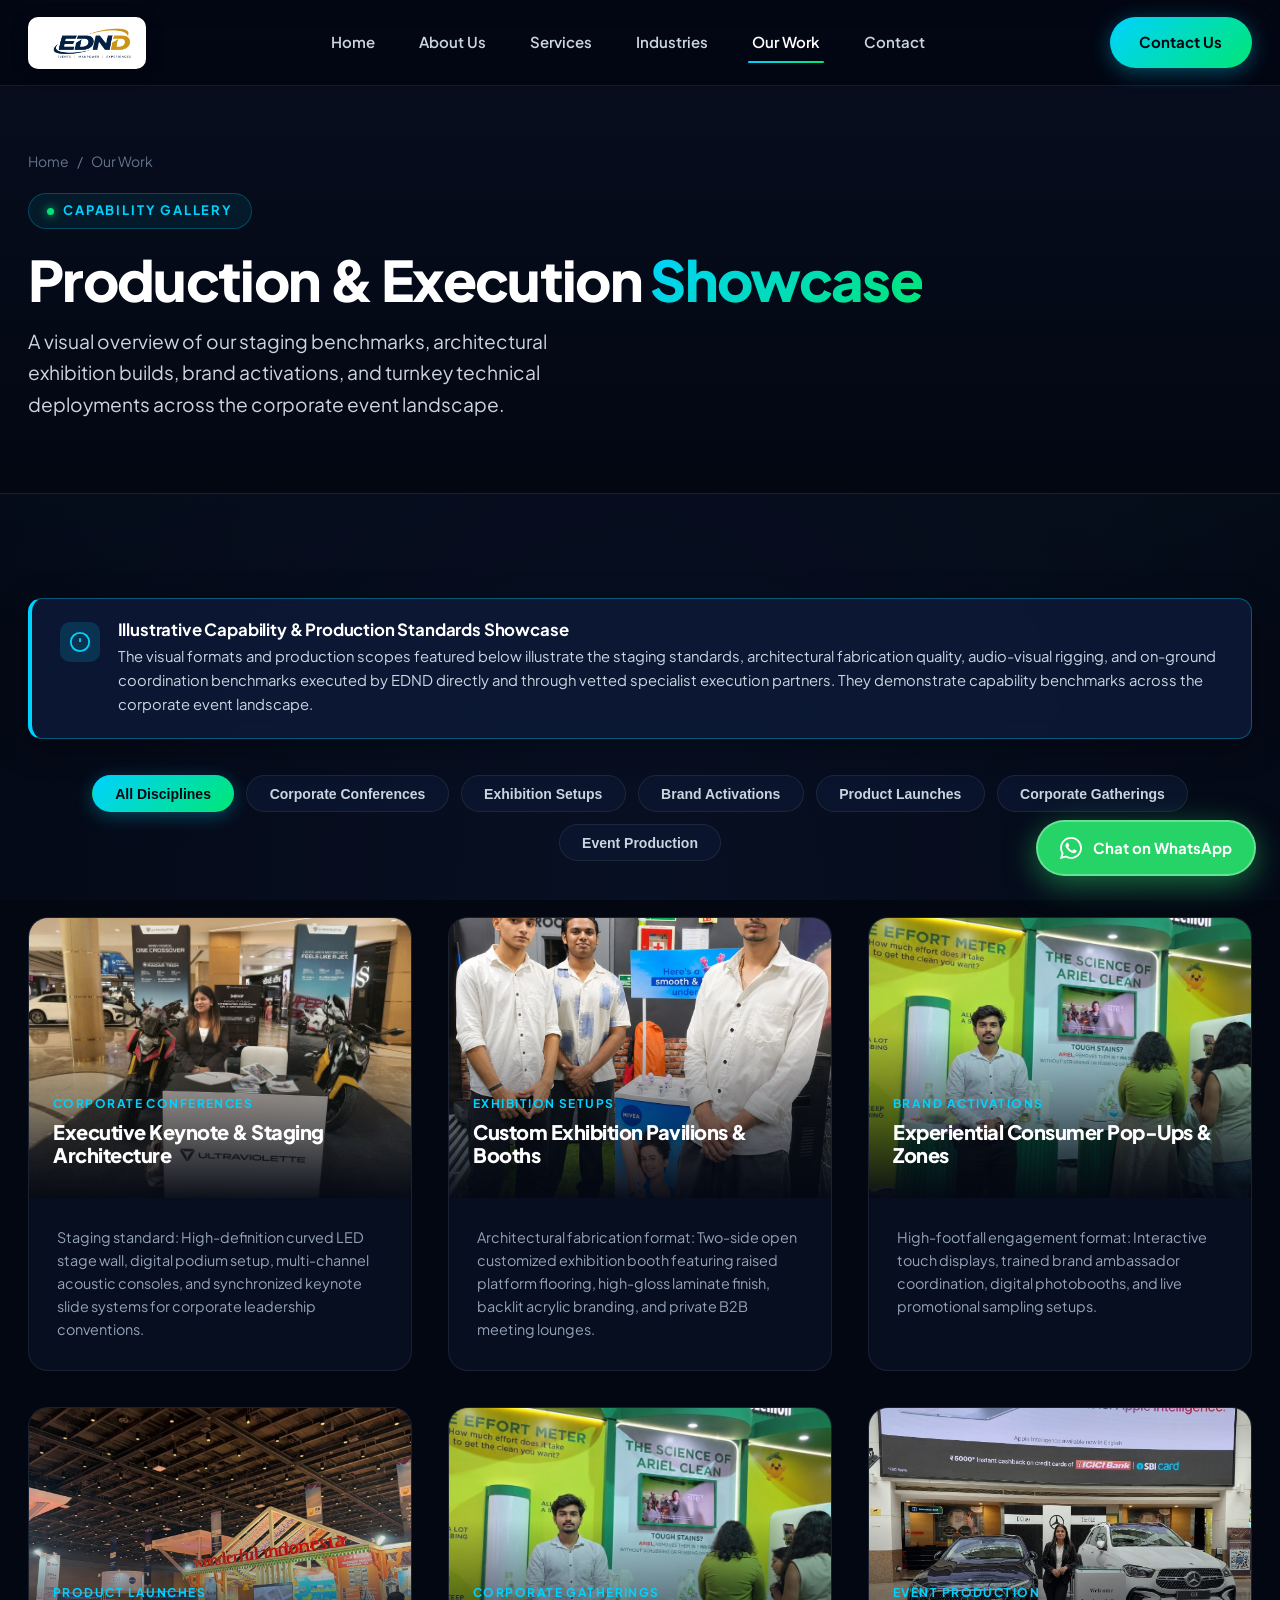
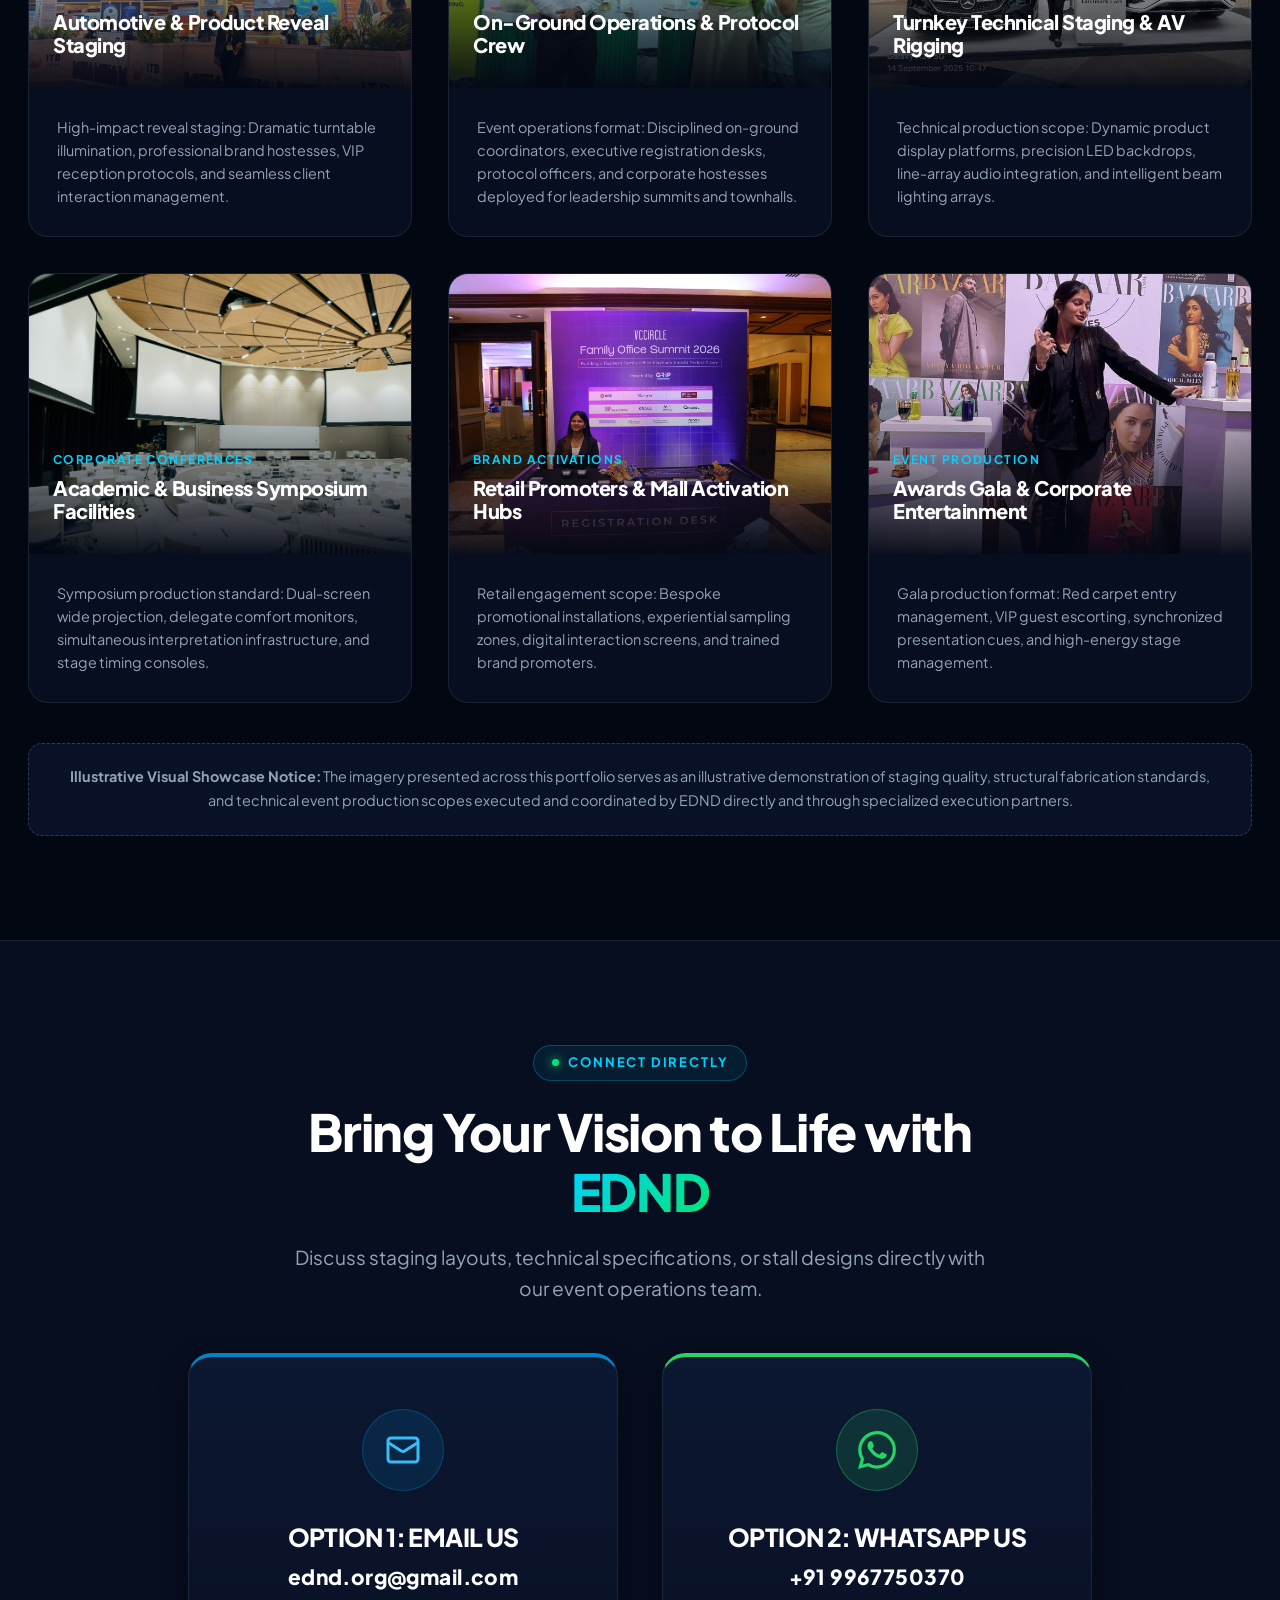
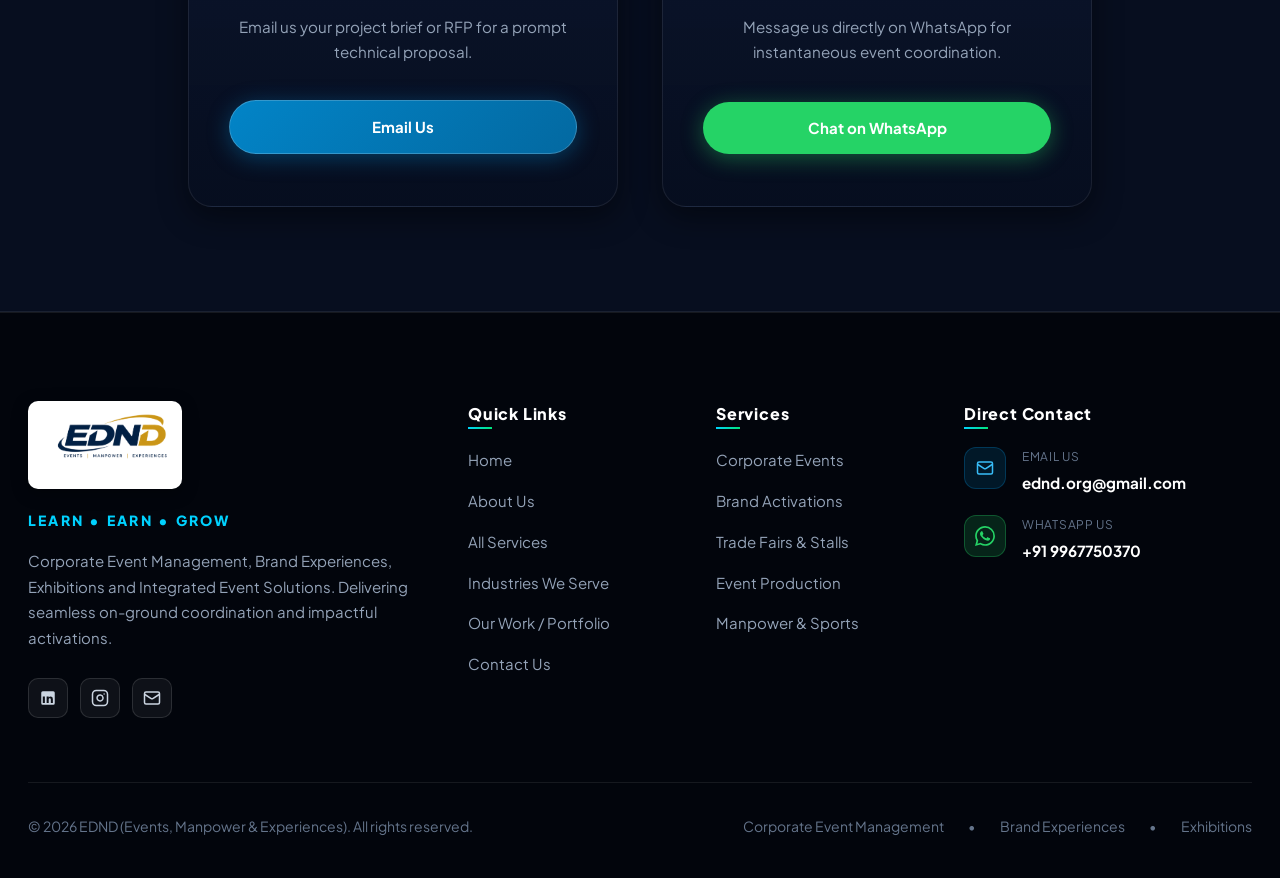
<file: work.html>
<!DOCTYPE html>
<html lang="en">
<head>
  <meta charset="UTF-8">
  <meta name="viewport" content="width=device-width, initial-scale=1.0">
  <title>Our Work & Portfolio | EDND - Event Production Gallery</title>
  <meta name="description" content="Explore EDND's event production showcase: Corporate conferences, exhibition setups, brand activations, product launches, corporate gatherings, and live event production.">
  
  <meta property="og:type" content="website">
  <meta property="og:title" content="Our Work & Portfolio | EDND (Events, Manpower & Experiences)">
  <meta property="og:description" content="Visual portfolio showcasing EDND's capabilities across corporate staging, exhibition builds, and brand activations.">
  <meta property="og:image" content="assets/images/ednd-hero-banner.jpg">
  
  <link rel="icon" type="image/png" href="assets/images/favicon.png">
  
  <link rel="preconnect" href="https://fonts.googleapis.com">
  <link rel="preconnect" href="https://fonts.gstatic.com" crossorigin>
  <link href="https://fonts.googleapis.com/css2?family=Plus+Jakarta+Sans:wght@400;500;600;700;800&display=swap" rel="stylesheet">
  
  <link rel="stylesheet" href="css/style.css">
</head>
<body>

  <!-- ================= HEADER ================= -->
  <header class="site-header">
    <div class="container header-inner">
      <a href="index.html" class="brand-logo" aria-label="EDND Home">
        <img src="assets/images/ednd-logo-original.png" alt="EDND - Events, Manpower & Experiences" width="138" height="60">
      </a>

      <nav class="nav-links" id="primary-navigation" aria-label="Main Navigation">
        <a href="index.html" class="nav-link">Home</a>
        <a href="about.html" class="nav-link">About Us</a>
        <a href="services.html" class="nav-link">Services</a>
        <a href="industries.html" class="nav-link">Industries</a>
        <a href="work.html" class="nav-link active">Our Work</a>
        <a href="contact.html" class="nav-link">Contact</a>
      </nav>

      <div class="header-actions">
        <a href="contact.html" class="btn btn-primary btn-contact-header">Contact Us</a>
        <button class="mobile-toggle" aria-label="Toggle Navigation Menu" aria-expanded="false">
          <svg width="24" height="24" viewBox="0 0 24 24" fill="none" stroke="currentColor" stroke-width="2" stroke-linecap="round" stroke-linejoin="round">
            <line x1="3" y1="12" x2="21" y2="12"></line>
            <line x1="3" y1="6" x2="21" y2="6"></line>
            <line x1="3" y1="18" x2="21" y2="18"></line>
          </svg>
        </button>
      </div>
    </div>
  </header>

  <main>
    <!-- ================= PAGE HERO ================= -->
    <section class="page-hero">
      <div class="container">
        <div class="breadcrumb">
          <a href="index.html">Home</a>
          <span>/</span>
          <span style="color: var(--color-white);">Our Work</span>
        </div>
        <div class="section-label">Capability Gallery</div>
        <h1 class="hero-title" style="font-size: clamp(2.2rem, 4.5vw, 3.5rem); margin-bottom: 1rem;">
          Production & Execution <span class="text-gradient">Showcase</span>
        </h1>
        <p class="hero-subheading" style="margin-bottom: 0;">
          A visual overview of our staging benchmarks, architectural exhibition builds, brand activations, and turnkey technical deployments across the corporate event landscape.
        </p>
      </div>
    </section>

    <!-- ================= PORTFOLIO SHOWCASE ================= -->
    <section class="section">
      <div class="container">

        <!-- Prominent Illustrative Capability Disclaimer Banner (High Priority) -->
        <div class="capability-disclaimer-card">
          <div class="disclaimer-header">
            <div class="disclaimer-icon">
              <svg width="22" height="22" viewBox="0 0 24 24" fill="none" stroke="currentColor" stroke-width="2">
                <circle cx="12" cy="12" r="10"></circle>
                <line x1="12" y1="8" x2="12" y2="12"></line>
                <line x1="12" y1="16" x2="12.01" y2="16"></line>
              </svg>
            </div>
            <div>
              <h3 class="disclaimer-title">Illustrative Capability & Production Standards Showcase</h3>
              <p class="disclaimer-text">
                The visual formats and production scopes featured below illustrate the staging standards, architectural fabrication quality, audio-visual rigging, and on-ground coordination benchmarks executed by EDND directly and through vetted specialist execution partners. They demonstrate capability benchmarks across the corporate event landscape.
              </p>
            </div>
          </div>
        </div>

        <!-- Interactive Category Filters -->
        <div class="portfolio-filter">
          <button class="filter-btn active" data-filter="all">All Disciplines</button>
          <button class="filter-btn" data-filter="conferences">Corporate Conferences</button>
          <button class="filter-btn" data-filter="exhibitions">Exhibition Setups</button>
          <button class="filter-btn" data-filter="activations">Brand Activations</button>
          <button class="filter-btn" data-filter="launches">Product Launches</button>
          <button class="filter-btn" data-filter="gatherings">Corporate Gatherings</button>
          <button class="filter-btn" data-filter="production">Event Production</button>
        </div>

        <!-- Portfolio Items Grid -->
        <div class="portfolio-grid">
          <!-- Item 1: Conferences -->
          <div class="portfolio-item" data-category="conferences">
            <div class="portfolio-thumb">
              <img src="assets/images/ednd-vccircle-conference.jpg" alt="Corporate Keynote & Leadership Staging Format">
              <div class="portfolio-overlay">
                <div>
                  <div class="portfolio-category">Corporate Conferences</div>
                  <h3 class="portfolio-title">Executive Keynote & Staging Architecture</h3>
                </div>
              </div>
            </div>
            <div class="portfolio-info">
              <p class="portfolio-desc">
                Staging standard: High-definition curved LED stage wall, digital podium setup, multi-channel acoustic consoles, and synchronized keynote slide systems for corporate leadership conventions.
              </p>
            </div>
          </div>

          <!-- Item 2: Exhibitions -->
          <div class="portfolio-item" data-category="exhibitions">
            <div class="portfolio-thumb">
              <img src="assets/images/ednd-itb-exhibition.jpg" alt="Custom Exhibition Pavilion Architecture">
              <div class="portfolio-overlay">
                <div>
                  <div class="portfolio-category">Exhibition Setups</div>
                  <h3 class="portfolio-title">Custom Exhibition Pavilions & Booths</h3>
                </div>
              </div>
            </div>
            <div class="portfolio-info">
              <p class="portfolio-desc">
                Architectural fabrication format: Two-side open customized exhibition booth featuring raised platform flooring, high-gloss laminate finish, backlit acrylic branding, and private B2B meeting lounges.
              </p>
            </div>
          </div>

          <!-- Item 3: Activations -->
          <div class="portfolio-item" data-category="activations">
            <div class="portfolio-thumb">
              <img src="assets/images/ednd-brand-activation-ariel.jpg" alt="Experiential Consumer Brand Activation Format">
              <div class="portfolio-overlay">
                <div>
                  <div class="portfolio-category">Brand Activations</div>
                  <h3 class="portfolio-title">Experiential Consumer Pop-Ups & Zones</h3>
                </div>
              </div>
            </div>
            <div class="portfolio-info">
              <p class="portfolio-desc">
                High-footfall engagement format: Interactive touch displays, trained brand ambassador coordination, digital photobooths, and live promotional sampling setups.
              </p>
            </div>
          </div>

          <!-- Item 4: Product Launches -->
          <div class="portfolio-item" data-category="launches">
            <div class="portfolio-thumb">
              <img src="assets/images/ednd-mercedes-showcase.jpg" alt="Automotive & Product Reveal Staging">
              <div class="portfolio-overlay">
                <div>
                  <div class="portfolio-category">Product Launches</div>
                  <h3 class="portfolio-title">Automotive & Product Reveal Staging</h3>
                </div>
              </div>
            </div>
            <div class="portfolio-info">
              <p class="portfolio-desc">
                High-impact reveal staging: Dramatic turntable illumination, professional brand hostesses, VIP reception protocols, and seamless client interaction management.
              </p>
            </div>
          </div>

          <!-- Item 5: Corporate Gatherings -->
          <div class="portfolio-item" data-category="gatherings">
            <div class="portfolio-thumb">
              <img src="assets/images/ednd-manpower-crew.jpg" alt="Corporate Gathering Operations & Protocol">
              <div class="portfolio-overlay">
                <div>
                  <div class="portfolio-category">Corporate Gatherings</div>
                  <h3 class="portfolio-title">On-Ground Operations & Protocol Crew</h3>
                </div>
              </div>
            </div>
            <div class="portfolio-info">
              <p class="portfolio-desc">
                Event operations format: Disciplined on-ground coordinators, executive registration desks, protocol officers, and corporate hostesses deployed for leadership summits and townhalls.
              </p>
            </div>
          </div>

          <!-- Item 6: Event Production -->
          <div class="portfolio-item" data-category="production">
            <div class="portfolio-thumb">
              <img src="assets/images/ednd-ultraviolette-activation.jpg" alt="Turnkey Technical Staging & Audio-Visual Rigging">
              <div class="portfolio-overlay">
                <div>
                  <div class="portfolio-category">Event Production</div>
                  <h3 class="portfolio-title">Turnkey Technical Staging & AV Rigging</h3>
                </div>
              </div>
            </div>
            <div class="portfolio-info">
              <p class="portfolio-desc">
                Technical production scope: Dynamic product display platforms, precision LED backdrops, line-array audio integration, and intelligent beam lighting arrays.
              </p>
            </div>
          </div>

          <!-- Item 7: Conferences -->
          <div class="portfolio-item" data-category="conferences">
            <div class="portfolio-thumb">
              <img src="assets/images/hero-conference.jpg" alt="Academic & Business Symposium Facilities">
              <div class="portfolio-overlay">
                <div>
                  <div class="portfolio-category">Corporate Conferences</div>
                  <h3 class="portfolio-title">Academic & Business Symposium Facilities</h3>
                </div>
              </div>
            </div>
            <div class="portfolio-info">
              <p class="portfolio-desc">
                Symposium production standard: Dual-screen wide projection, delegate comfort monitors, simultaneous interpretation infrastructure, and stage timing consoles.
              </p>
            </div>
          </div>

          <!-- Item 8: Activations -->
          <div class="portfolio-item" data-category="activations">
            <div class="portfolio-thumb">
              <img src="assets/images/ednd-loreal-activation.jpg" alt="Retail Promoters & Mall Activation Hubs">
              <div class="portfolio-overlay">
                <div>
                  <div class="portfolio-category">Brand Activations</div>
                  <h3 class="portfolio-title">Retail Promoters & Mall Activation Hubs</h3>
                </div>
              </div>
            </div>
            <div class="portfolio-info">
              <p class="portfolio-desc">
                Retail engagement scope: Bespoke promotional installations, experiential sampling zones, digital interaction screens, and trained brand promoters.
              </p>
            </div>
          </div>

          <!-- Item 9: Event Production -->
          <div class="portfolio-item" data-category="production">
            <div class="portfolio-thumb">
              <img src="assets/images/ednd-awards-nightlife.jpg" alt="Awards Gala & Corporate Entertainment Staging">
              <div class="portfolio-overlay">
                <div>
                  <div class="portfolio-category">Event Production</div>
                  <h3 class="portfolio-title">Awards Gala & Corporate Entertainment</h3>
                </div>
              </div>
            </div>
            <div class="portfolio-info">
              <p class="portfolio-desc">
                Gala production format: Red carpet entry management, VIP guest escorting, synchronized presentation cues, and high-energy stage management.
              </p>
            </div>
          </div>
        </div>

        <!-- Professional Illustrative Notice (STRICTLY REQUIRED) -->
        <div class="portfolio-notice" style="margin-top: 2.5rem;">
          <strong>Illustrative Visual Showcase Notice:</strong> The imagery presented across this portfolio serves as an illustrative demonstration of staging quality, structural fabrication standards, and technical event production scopes executed and coordinated by EDND directly and through specialized execution partners.
        </div>
      </div>
    </section>

    <!-- ================= CONTACT CTA SECTION ================= -->
    <section class="section section-alt">
      <div class="container contact-container">
        <div class="text-center mx-auto" style="max-width: 720px;">
          <div class="section-label">Connect Directly</div>
          <h2 class="section-title">Bring Your Vision to Life with <span class="text-gradient">EDND</span></h2>
          <p class="section-subtitle mx-auto">
            Discuss staging layouts, technical specifications, or stall designs directly with our event operations team.
          </p>
        </div>

        <div class="contact-options-grid">
          <div class="contact-card email-card">
            <div class="contact-icon-bubble">
              <svg width="36" height="36" viewBox="0 0 24 24" fill="none" stroke="currentColor" stroke-width="2">
                <rect x="2" y="4" width="20" height="16" rx="2"></rect>
                <path d="m22 7-8.97 5.7a1.94 1.94 0 0 1-2.06 0L2 7"></path>
              </svg>
            </div>
            <h3 class="contact-card-title">OPTION 1: EMAIL US</h3>
            <div class="contact-card-value">ednd.org@gmail.com</div>
            <p class="contact-card-desc">
              Email us your project brief or RFP for a prompt technical proposal.
            </p>
            <a href="mailto:ednd.org@gmail.com?subject=Business%20Enquiry%20%E2%80%93%20EDND" class="btn btn-email" style="width: 100%;">
              <span>Email Us</span>
            </a>
          </div>

          <div class="contact-card whatsapp-card">
            <div class="contact-icon-bubble">
              <svg width="38" height="38" viewBox="0 0 24 24" fill="currentColor">
                <path d="M17.472 14.382c-.297-.149-1.758-.867-2.03-.967-.273-.099-.471-.148-.67.15-.197.297-.767.966-.94 1.164-.173.199-.347.223-.644.075-.297-.15-1.255-.463-2.39-1.475-.883-.788-1.48-1.761-1.653-2.059-.173-.297-.018-.458.13-.606.134-.133.298-.347.446-.52.149-.174.198-.298.298-.497.099-.198.05-.371-.025-.52-.075-.149-.669-1.612-.916-2.207-.242-.579-.487-.5-.669-.51-.173-.008-.371-.01-.57-.01-.198 0-.52.074-.792.372-.272.297-1.04 1.016-1.04 2.479 0 1.462 1.065 2.875 1.213 3.074.149.198 2.096 3.2 5.077 4.487.709.306 1.262.489 1.694.625.712.227 1.36.195 1.871.118.571-.085 1.758-.719 2.006-1.413.248-.694.248-1.289.173-1.413-.074-.124-.272-.198-.57-.347m-5.421 7.403h-.004a9.87 9.87 0 01-5.031-1.378l-.361-.214-3.741.982.998-3.648-.235-.374a9.86 9.86 0 01-1.51-5.26c.001-5.45 4.436-9.884 9.888-9.884 2.64 0 5.122 1.03 6.988 2.898a9.825 9.825 0 012.893 6.994c-.003 5.45-4.437 9.884-9.885 9.884m8.413-18.297A11.815 11.815 0 0012.05 0C5.495 0 .16 5.335.157 11.892c0 2.096.547 4.142 1.588 5.945L0 24l6.335-1.662c1.746.953 3.71 1.456 5.711 1.457h.005c6.554 0 11.89-5.335 11.893-11.893a11.821 11.821 0 00-3.48-8.413Z"/>
              </svg>
            </div>
            <h3 class="contact-card-title">OPTION 2: WHATSAPP US</h3>
            <div class="contact-card-value">+91 9967750370</div>
            <p class="contact-card-desc">
              Message us directly on WhatsApp for instantaneous event coordination.
            </p>
            <a href="https://wa.me/919967750370?text=Hello%20EDND%20Team%2C%20I%20am%20interested%20in%20your%20event%20management%20and%20brand%20experience%20services.%20I%20would%20like%20to%20discuss%20a%20business%20requirement." class="btn btn-whatsapp" target="_blank" rel="noopener noreferrer" style="width: 100%;">
              <span>Chat on WhatsApp</span>
            </a>
          </div>
        </div>
      </div>
    </section>
  </main>

  <!-- ================= FOOTER ================= -->
  <footer class="site-footer">
    <div class="container">
      <div class="footer-top">
        <div class="footer-brand">
          <a href="index.html" class="footer-logo-wrap" aria-label="EDND Home">
            <img src="assets/images/ednd-logo-original.png" alt="EDND Logo" width="138" height="60">
          </a>
          <div class="footer-tagline">LEARN • EARN • GROW</div>
          <p class="footer-desc">
            Corporate Event Management, Brand Experiences, Exhibitions and Integrated Event Solutions. Delivering seamless on-ground coordination and impactful activations.
          </p>
          <div class="footer-social-row">
            <a href="https://www.linkedin.com/company/ednd-global/" target="_blank" rel="noopener noreferrer" class="social-btn" aria-label="LinkedIn">
              <svg width="18" height="18" viewBox="0 0 24 24" fill="currentColor"><path d="M19 3a2 2 0 0 1 2 2v14a2 2 0 0 1-2 2H5a2 2 0 0 1-2-2V5a2 2 0 0 1 2-2h14m-.5 15.5v-5.3a3.26 3.26 0 0 0-3.26-3.26c-.85 0-1.84.52-2.28 1.3v-1.11h-2.79v8.37h2.79v-4.93c0-.77.62-1.4 1.39-1.4a1.4 1.4 0 0 1 1.4 1.4v4.93h2.75M6.46 8.76c-.97 0-1.75-.79-1.75-1.76s.78-1.75 1.75-1.75 1.75.78 1.75 1.75-.78 1.76-1.75 1.76m1.38 9.74v-8.37H5.08v8.37h2.76Z"/></svg>
            </a>
            <a href="https://www.instagram.com/ednd_event/" target="_blank" rel="noopener noreferrer" class="social-btn" aria-label="Instagram">
              <svg width="18" height="18" viewBox="0 0 24 24" fill="none" stroke="currentColor" stroke-width="2" stroke-linecap="round" stroke-linejoin="round"><rect x="2" y="2" width="20" height="20" rx="5" ry="5"></rect><path d="M16 11.37A4 4 0 1 1 12.63 8 4 4 0 0 1 16 11.37z"></path><line x1="17.5" y1="6.5" x2="17.51" y2="6.5"></line></svg>
            </a>
            <a href="mailto:ednd.org@gmail.com?subject=Business%20Enquiry%20%E2%80%93%20EDND" class="social-btn" aria-label="Email EDND">
              <svg width="18" height="18" viewBox="0 0 24 24" fill="none" stroke="currentColor" stroke-width="2"><rect x="2" y="4" width="20" height="16" rx="2"></rect><path d="m22 7-8.97 5.7a1.94 1.94 0 0 1-2.06 0L2 7"></path></svg>
            </a>
          </div>
        </div>

        <div>
          <h4 class="footer-heading">Quick Links</h4>
          <ul class="footer-links">
            <li><a href="index.html" class="footer-link">Home</a></li>
            <li><a href="about.html" class="footer-link">About Us</a></li>
            <li><a href="services.html" class="footer-link">All Services</a></li>
            <li><a href="industries.html" class="footer-link">Industries We Serve</a></li>
            <li><a href="work.html" class="footer-link">Our Work / Portfolio</a></li>
            <li><a href="contact.html" class="footer-link">Contact Us</a></li>
          </ul>
        </div>

        <div>
          <h4 class="footer-heading">Services</h4>
          <ul class="footer-links">
            <li><a href="services.html#corporate-events" class="footer-link">Corporate Events</a></li>
            <li><a href="services.html#brand-experiences" class="footer-link">Brand Activations</a></li>
            <li><a href="services.html#exhibitions" class="footer-link">Trade Fairs & Stalls</a></li>
            <li><a href="services.html#event-production" class="footer-link">Event Production</a></li>
            <li><a href="services.html#other-services" class="footer-link">Manpower & Sports</a></li>
          </ul>
        </div>

        <div>
          <h4 class="footer-heading">Direct Contact</h4>
          <div class="footer-direct-contact">
            <a href="mailto:ednd.org@gmail.com?subject=Business%20Enquiry%20%E2%80%93%20EDND" class="footer-contact-item email">
              <div class="footer-contact-icon">
                <svg width="18" height="18" viewBox="0 0 24 24" fill="none" stroke="currentColor" stroke-width="2">
                  <rect x="2" y="4" width="20" height="16" rx="2"></rect>
                  <path d="m22 7-8.97 5.7a1.94 1.94 0 0 1-2.06 0L2 7"></path>
                </svg>
              </div>
              <div>
                <div class="footer-contact-label">Email Us</div>
                <div class="footer-contact-val">ednd.org@gmail.com</div>
              </div>
            </a>

            <a href="https://wa.me/919967750370?text=Hello%20EDND%20Team%2C%20I%20am%20interested%20in%20your%20event%20management%20and%20brand%20experience%20services.%20I%20would%20like%20to%20discuss%20a%20business%20requirement." target="_blank" rel="noopener noreferrer" class="footer-contact-item whatsapp">
              <div class="footer-contact-icon">
                <svg width="20" height="20" viewBox="0 0 24 24" fill="currentColor">
                  <path d="M17.472 14.382c-.297-.149-1.758-.867-2.03-.967-.273-.099-.471-.148-.67.15-.197.297-.767.966-.94 1.164-.173.199-.347.223-.644.075-.297-.15-1.255-.463-2.39-1.475-.883-.788-1.48-1.761-1.653-2.059-.173-.297-.018-.458.13-.606.134-.133.298-.347.446-.52.149-.174.198-.298.298-.497.099-.198.05-.371-.025-.52-.075-.149-.669-1.612-.916-2.207-.242-.579-.487-.5-.669-.51-.173-.008-.371-.01-.57-.01-.198 0-.52.074-.792.372-.272.297-1.04 1.016-1.04 2.479 0 1.462 1.065 2.875 1.213 3.074.149.198 2.096 3.2 5.077 4.487.709.306 1.262.489 1.694.625.712.227 1.36.195 1.871.118.571-.085 1.758-.719 2.006-1.413.248-.694.248-1.289.173-1.413-.074-.124-.272-.198-.57-.347m-5.421 7.403h-.004a9.87 9.87 0 01-5.031-1.378l-.361-.214-3.741.982.998-3.648-.235-.374a9.86 9.86 0 01-1.51-5.26c.001-5.45 4.436-9.884 9.888-9.884 2.64 0 5.122 1.03 6.988 2.898a9.825 9.825 0 012.893 6.994c-.003 5.45-4.437 9.884-9.885 9.884m8.413-18.297A11.815 11.815 0 0012.05 0C5.495 0 .16 5.335.157 11.892c0 2.096.547 4.142 1.588 5.945L0 24l6.335-1.662c1.746.953 3.71 1.456 5.711 1.457h.005c6.554 0 11.89-5.335 11.893-11.893a11.821 11.821 0 00-3.48-8.413Z"/>
                </svg>
              </div>
              <div>
                <div class="footer-contact-label">WhatsApp Us</div>
                <div class="footer-contact-val">+91 9967750370</div>
              </div>
            </a>
          </div>
        </div>
      </div>

      <div class="footer-bottom">
        <div>&copy; 2026 EDND (Events, Manpower & Experiences). All rights reserved.</div>
        <div class="footer-bottom-links">
          <span>Corporate Event Management</span>
          <span>•</span>
          <span>Brand Experiences</span>
          <span>•</span>
          <span>Exhibitions</span>
        </div>
      </div>
    </div>
  </footer>

  <!-- Floating WhatsApp Quick-Action Button -->
  <a href="https://wa.me/919967750370?text=Hello%20EDND%20Team%2C%20I%20am%20interested%20in%20your%20event%20management%20and%20brand%20experience%20services.%20I%20would%20like%20to%20discuss%20a%20business%20requirement." class="floating-whatsapp-widget" target="_blank" rel="noopener noreferrer" aria-label="Chat on WhatsApp">
    <svg viewBox="0 0 24 24" fill="currentColor">
      <path d="M17.472 14.382c-.297-.149-1.758-.867-2.03-.967-.273-.099-.471-.148-.67.15-.197.297-.767.966-.94 1.164-.173.199-.347.223-.644.075-.297-.15-1.255-.463-2.39-1.475-.883-.788-1.48-1.761-1.653-2.059-.173-.297-.018-.458.13-.606.134-.133.298-.347.446-.52.149-.174.198-.298.298-.497.099-.198.05-.371-.025-.52-.075-.149-.669-1.612-.916-2.207-.242-.579-.487-.5-.669-.51-.173-.008-.371-.01-.57-.01-.198 0-.52.074-.792.372-.272.297-1.04 1.016-1.04 2.479 0 1.462 1.065 2.875 1.213 3.074.149.198 2.096 3.2 5.077 4.487.709.306 1.262.489 1.694.625.712.227 1.36.195 1.871.118.571-.085 1.758-.719 2.006-1.413.248-.694.248-1.289.173-1.413-.074-.124-.272-.198-.57-.347m-5.421 7.403h-.004a9.87 9.87 0 01-5.031-1.378l-.361-.214-3.741.982.998-3.648-.235-.374a9.86 9.86 0 01-1.51-5.26c.001-5.45 4.436-9.884 9.888-9.884 2.64 0 5.122 1.03 6.988 2.898a9.825 9.825 0 012.893 6.994c-.003 5.45-4.437 9.884-9.885 9.884m8.413-18.297A11.815 11.815 0 0012.05 0C5.495 0 .16 5.335.157 11.892c0 2.096.547 4.142 1.588 5.945L0 24l6.335-1.662c1.746.953 3.71 1.456 5.711 1.457h.005c6.554 0 11.89-5.335 11.893-11.893a11.821 11.821 0 00-3.48-8.413Z"/>
    </svg>
    <span>Chat on WhatsApp</span>
  </a>

  <script src="js/main.js"></script>
</body>
</html>
</file>
<file: css/style.css>
/* ==========================================================================
   EDND (Events, Manpower & Experiences) - Ultra-Premium Corporate Design System
   Brand Positioning: Corporate Event Management, Brand Experiences, 
   Exhibitions and Integrated Event Solutions.
   Tagline: LEARN • EARN • GROW
   ========================================================================== */

:root {
  /* Luxury Dark Navy Palette */
  --bg-deep: #030712;
  --bg-surface-1: #070e1f;
  --bg-surface-2: #0c1833;
  --bg-surface-3: #122247;
  --bg-card: rgba(12, 24, 51, 0.72);
  --bg-card-hover: rgba(18, 36, 75, 0.88);
  
  --text-main: #ffffff;
  --text-secondary: #e2e8f0;
  --text-body: #94a3b8;
  --text-muted: #64748b;
  
  /* Brand Vibrant Accents */
  --cyan: #00d2ff;
  --cyan-glow: rgba(0, 210, 255, 0.4);
  --green: #00e676;
  --green-glow: rgba(0, 230, 118, 0.4);
  --gold: #f59e0b;
  --gold-glow: rgba(245, 158, 11, 0.3);
  
  /* Gradients */
  --gradient-brand: linear-gradient(135deg, #00d2ff 0%, #00e676 100%);
  --gradient-gold: linear-gradient(135deg, #fbbf24 0%, #d97706 100%);
  --gradient-glow: radial-gradient(circle at 50% 50%, rgba(0, 210, 255, 0.15) 0%, transparent 70%);
  --gradient-card: linear-gradient(180deg, rgba(14, 27, 56, 0.75) 0%, rgba(7, 14, 31, 0.9) 100%);
  --gradient-card-hover: linear-gradient(180deg, rgba(22, 42, 85, 0.9) 0%, rgba(10, 20, 44, 0.98) 100%);

  /* Borders & Glass */
  --border-subtle: rgba(255, 255, 255, 0.08);
  --border-light: rgba(255, 255, 255, 0.14);
  --border-cyan: rgba(0, 210, 255, 0.35);
  --border-green: rgba(0, 230, 118, 0.35);
  --glass-blur: blur(16px);
  
  /* Shadows */
  --shadow-sm: 0 4px 12px rgba(0, 0, 0, 0.3);
  --shadow-md: 0 10px 30px rgba(0, 0, 0, 0.45);
  --shadow-lg: 0 20px 50px rgba(0, 0, 0, 0.6);
  --shadow-glow-cyan: 0 0 35px rgba(0, 210, 255, 0.25);
  --shadow-glow-green: 0 0 35px rgba(0, 230, 118, 0.25);

  /* Typography */
  --font-sans: 'Plus Jakarta Sans', -apple-system, BlinkMacSystemFont, 'Segoe UI', Roboto, Helvetica, Arial, sans-serif;
  
  /* Layout */
  --container-max: 1280px;
  --container-pad: 1.75rem;
  --header-height: 86px;
  
  /* Transitions */
  --ease: cubic-bezier(0.16, 1, 0.3, 1);
}

/* ==========================================================================
   Reset & Base Styles
   ========================================================================== */
*, *::before, *::after {
  box-sizing: border-box;
  margin: 0;
  padding: 0;
}

html {
  font-family: var(--font-sans);
  background-color: var(--bg-deep);
  color: var(--text-body);
  font-size: 16px;
  line-height: 1.65;
  scroll-behavior: smooth;
  -webkit-font-smoothing: antialiased;
  -moz-osx-font-smoothing: grayscale;
}

body {
  min-height: 100vh;
  display: flex;
  flex-direction: column;
  overflow-x: hidden;
  background-color: var(--bg-deep);
  background-image: 
    radial-gradient(at 0% 0%, rgba(0, 210, 255, 0.06) 0px, transparent 50%),
    radial-gradient(at 100% 10%, rgba(0, 230, 118, 0.05) 0px, transparent 50%),
    radial-gradient(at 50% 100%, rgba(12, 24, 51, 0.5) 0px, transparent 100%);
  background-attachment: fixed;
}

img {
  max-width: 100%;
  height: auto;
  display: block;
}

a {
  color: inherit;
  text-decoration: none;
  transition: all 0.2s var(--ease);
}

ul, ol {
  list-style: none;
}

/* ==========================================================================
   Typography & Accents
   ========================================================================== */
h1, h2, h3, h4, h5, h6 {
  color: var(--text-main);
  font-weight: 800;
  line-height: 1.15;
  letter-spacing: -0.025em;
}

.text-gradient {
  background: var(--gradient-brand);
  -webkit-background-clip: text;
  -webkit-text-fill-color: transparent;
  display: inline-block;
}

.text-gold {
  color: var(--gold);
}

.section-label {
  display: inline-flex;
  align-items: center;
  gap: 0.6rem;
  font-size: 0.8125rem;
  font-weight: 700;
  text-transform: uppercase;
  letter-spacing: 0.14em;
  color: var(--cyan);
  background: rgba(0, 210, 255, 0.08);
  border: 1px solid rgba(0, 210, 255, 0.25);
  padding: 0.4rem 1.1rem;
  border-radius: 9999px;
  margin-bottom: 1.25rem;
  backdrop-filter: blur(8px);
}

.section-label::before {
  content: '';
  width: 7px;
  height: 7px;
  border-radius: 50%;
  background: var(--green);
  box-shadow: 0 0 10px var(--green);
}

.section-title {
  font-size: clamp(2.2rem, 4.5vw, 3.2rem);
  margin-bottom: 1.25rem;
  font-weight: 800;
  line-height: 1.18;
}

.section-subtitle {
  font-size: clamp(1.05rem, 1.8vw, 1.2rem);
  color: var(--text-body);
  max-width: 720px;
  margin-bottom: 3rem;
  line-height: 1.65;
}

.container {
  width: 100%;
  max-width: var(--container-max);
  margin-left: auto;
  margin-right: auto;
  padding-left: var(--container-pad);
  padding-right: var(--container-pad);
}

.text-center {
  text-align: center;
}

.mx-auto {
  margin-left: auto;
  margin-right: auto;
}

/* ==========================================================================
   Header & Navigation
   ========================================================================== */
.site-header {
  position: fixed;
  top: 0;
  left: 0;
  width: 100%;
  height: var(--header-height);
  background: rgba(3, 7, 18, 0.85);
  backdrop-filter: var(--glass-blur);
  -webkit-backdrop-filter: var(--glass-blur);
  border-bottom: 1px solid var(--border-subtle);
  z-index: 1000;
  transition: all 0.3s var(--ease);
}

.site-header.scrolled {
  background: rgba(3, 7, 18, 0.96);
  height: 76px;
  box-shadow: 0 10px 30px rgba(0, 0, 0, 0.6);
  border-bottom: 1px solid rgba(0, 210, 255, 0.2);
}

.header-inner {
  display: flex;
  align-items: center;
  justify-content: space-between;
  height: 100%;
}

.brand-logo {
  display: inline-flex;
  align-items: center;
  background: #ffffff;
  padding: 6px 14px;
  border-radius: 10px;
  border: 1px solid rgba(255, 255, 255, 0.25);
  box-shadow: 0 4px 16px rgba(0, 0, 0, 0.35);
  transition: all 0.25s var(--ease);
}

.brand-logo img {
  height: 38px;
  width: auto;
  object-fit: contain;
  display: block;
}

.brand-logo:hover {
  transform: translateY(-1px);
  box-shadow: 0 6px 22px rgba(0, 210, 255, 0.4);
}

.nav-links {
  display: flex;
  align-items: center;
  gap: 2.25rem;
}

.nav-link {
  font-size: 0.9375rem;
  font-weight: 600;
  color: #cbd5e1;
  padding: 0.5rem 0.25rem;
  position: relative;
  transition: color 0.2s var(--ease);
}

.nav-link::after {
  content: '';
  position: absolute;
  bottom: 0;
  left: 50%;
  transform: translateX(-50%);
  width: 0%;
  height: 2px;
  background: var(--gradient-brand);
  transition: width 0.25s var(--ease);
  border-radius: 2px;
}

.nav-link:hover,
.nav-link.active {
  color: #ffffff;
}

.nav-link:hover::after,
.nav-link.active::after {
  width: 100%;
}

.header-actions {
  display: flex;
  align-items: center;
  gap: 1.25rem;
}

.mobile-toggle {
  display: none;
  background: rgba(255, 255, 255, 0.05);
  border: 1px solid var(--border-light);
  color: #ffffff;
  padding: 0.65rem;
  border-radius: 10px;
  cursor: pointer;
}

/* ==========================================================================
   Buttons
   ========================================================================== */
.btn {
  display: inline-flex;
  align-items: center;
  justify-content: center;
  gap: 0.75rem;
  font-weight: 700;
  font-size: 0.9375rem;
  padding: 0.85rem 1.85rem;
  border-radius: 9999px;
  cursor: pointer;
  transition: all 0.25s var(--ease);
  text-decoration: none;
  border: none;
  white-space: nowrap;
}

.btn-primary {
  background: var(--gradient-brand);
  color: #030712;
  box-shadow: 0 4px 20px rgba(0, 210, 255, 0.35);
}

.btn-primary:hover {
  transform: translateY(-2px);
  box-shadow: 0 8px 30px rgba(0, 210, 255, 0.5);
  color: #000;
}

.btn-secondary {
  background: rgba(255, 255, 255, 0.05);
  color: #ffffff;
  border: 1px solid rgba(255, 255, 255, 0.16);
  backdrop-filter: blur(10px);
}

.btn-secondary:hover {
  background: rgba(255, 255, 255, 0.12);
  border-color: rgba(255, 255, 255, 0.35);
  transform: translateY(-2px);
  color: #ffffff;
}

.btn-whatsapp {
  background: #25d366;
  color: #ffffff;
  box-shadow: 0 4px 22px rgba(37, 211, 102, 0.4);
}

.btn-whatsapp:hover {
  background: #20bd5a;
  transform: translateY(-2px);
  box-shadow: 0 8px 30px rgba(37, 211, 102, 0.6);
  color: #ffffff;
}

.btn-email {
  background: linear-gradient(135deg, #0284c7 0%, #0369a1 100%);
  color: #ffffff;
  box-shadow: 0 4px 22px rgba(2, 132, 199, 0.4);
  border: 1px solid rgba(255, 255, 255, 0.2);
}

.btn-email:hover {
  background: linear-gradient(135deg, #0369a1 0%, #075985 100%);
  transform: translateY(-2px);
  box-shadow: 0 8px 30px rgba(2, 132, 199, 0.6);
  color: #ffffff;
}

.btn-outline-cyan {
  background: transparent;
  color: var(--cyan);
  border: 1px solid var(--cyan);
}

.btn-outline-cyan:hover {
  background: rgba(0, 210, 255, 0.12);
  color: #ffffff;
  box-shadow: var(--shadow-glow-cyan);
}

/* ==========================================================================
   Hero Section - Ultra-Premium Split Architecture
   ========================================================================== */
.hero-section {
  position: relative;
  padding-top: calc(var(--header-height) + 2.5rem);
  padding-bottom: 5rem;
  overflow: hidden;
  background: var(--bg-deep);
}

/* Ambient dynamic background lighting */
.hero-ambient-lights {
  position: absolute;
  top: 0;
  left: 0;
  width: 100%;
  height: 100%;
  pointer-events: none;
  z-index: 1;
  overflow: hidden;
}

.ambient-light-1 {
  position: absolute;
  top: -10%;
  left: -5%;
  width: 600px;
  height: 600px;
  border-radius: 50%;
  background: radial-gradient(circle, rgba(0, 210, 255, 0.16) 0%, transparent 70%);
  filter: blur(40px);
}

.ambient-light-2 {
  position: absolute;
  top: 20%;
  right: -5%;
  width: 650px;
  height: 650px;
  border-radius: 50%;
  background: radial-gradient(circle, rgba(0, 230, 118, 0.13) 0%, transparent 70%);
  filter: blur(50px);
}

.hero-grid {
  display: grid;
  grid-template-columns: 1.15fr 1.05fr;
  gap: 3.5rem;
  align-items: center;
  position: relative;
  z-index: 2;
}

.hero-tagline-badge {
  display: inline-flex;
  align-items: center;
  gap: 0.75rem;
  padding: 0.45rem 1.25rem;
  background: rgba(12, 24, 51, 0.85);
  border: 1px solid rgba(0, 210, 255, 0.35);
  border-radius: 9999px;
  font-size: 0.8125rem;
  font-weight: 700;
  letter-spacing: 0.16em;
  color: #ffffff;
  margin-bottom: 1.5rem;
  backdrop-filter: blur(12px);
  box-shadow: 0 4px 15px rgba(0, 0, 0, 0.3);
}

.hero-tagline-badge span.dots {
  color: var(--cyan);
}

.hero-title {
  font-size: clamp(2.8rem, 5vw, 4rem);
  line-height: 1.08;
  font-weight: 800;
  margin-bottom: 1.5rem;
  letter-spacing: -0.03em;
}

.hero-subheading {
  font-size: clamp(1.05rem, 1.8vw, 1.2rem);
  color: #cbd5e1;
  line-height: 1.65;
  margin-bottom: 2.25rem;
  max-width: 580px;
}

.hero-cta-group {
  display: flex;
  flex-wrap: wrap;
  gap: 1.25rem;
  align-items: center;
  margin-bottom: 2.5rem;
}

.hero-pills {
  display: grid;
  grid-template-columns: 1fr 1fr;
  gap: 0.85rem;
  padding-top: 1.75rem;
  border-top: 1px solid rgba(255, 255, 255, 0.08);
}

.hero-pill-item {
  display: flex;
  align-items: center;
  gap: 0.65rem;
  font-size: 0.875rem;
  color: #94a3b8;
  font-weight: 600;
}

.hero-pill-item svg {
  color: var(--cyan);
  flex-shrink: 0;
}

/* Hero Bento Grid (Right Column) */
.hero-bento-grid {
  display: grid;
  grid-template-columns: repeat(2, 1fr);
  grid-template-rows: 215px 215px;
  gap: 1.25rem;
  position: relative;
}

.hero-bento-item {
  position: relative;
  border-radius: 18px;
  overflow: hidden;
  border: 1px solid var(--border-light);
  background: var(--bg-surface-2);
  box-shadow: 0 12px 30px rgba(0, 0, 0, 0.45);
  transition: all 0.35s var(--ease);
}

.hero-bento-item img {
  width: 100%;
  height: 100%;
  object-fit: cover;
  transition: transform 0.6s var(--ease);
}

.hero-bento-item:hover {
  transform: translateY(-6px) scale(1.02);
  border-color: var(--cyan);
  box-shadow: 0 16px 40px rgba(0, 210, 255, 0.3);
  z-index: 5;
}

.hero-bento-item:hover img {
  transform: scale(1.08);
}

.hero-bento-overlay {
  position: absolute;
  inset: 0;
  background: linear-gradient(180deg, rgba(3, 7, 18, 0.15) 0%, rgba(3, 7, 18, 0.88) 85%);
  display: flex;
  flex-direction: column;
  justify-content: space-between;
  padding: 1.15rem;
}

.hero-bento-badge {
  align-self: flex-start;
  font-size: 0.7rem;
  font-weight: 700;
  text-transform: uppercase;
  letter-spacing: 0.08em;
  padding: 0.25rem 0.7rem;
  border-radius: 9999px;
  background: rgba(3, 7, 18, 0.85);
  color: var(--cyan);
  border: 1px solid rgba(0, 210, 255, 0.35);
  backdrop-filter: blur(8px);
}

.hero-bento-title {
  font-size: 0.95rem;
  font-weight: 800;
  color: #ffffff;
  line-height: 1.25;
  margin-bottom: 0.15rem;
}

.hero-bento-sub {
  font-size: 0.75rem;
  color: #cbd5e1;
}

/* Central floating banner */
.hero-bento-center-badge {
  position: absolute;
  top: 50%;
  left: 50%;
  transform: translate(-50%, -50%);
  background: rgba(7, 14, 31, 0.94);
  border: 1px solid rgba(0, 230, 118, 0.45);
  border-radius: 9999px;
  padding: 0.5rem 1.15rem;
  display: flex;
  align-items: center;
  gap: 0.5rem;
  font-size: 0.75rem;
  font-weight: 800;
  color: #ffffff;
  box-shadow: 0 8px 24px rgba(0, 0, 0, 0.6), var(--shadow-glow-green);
  backdrop-filter: blur(12px);
  z-index: 10;
  white-space: nowrap;
  pointer-events: none;
}

.hero-bento-center-badge .dot {
  width: 6px;
  height: 6px;
  border-radius: 50%;
  background: var(--green);
  box-shadow: 0 0 8px var(--green);
}

/* ==========================================================================
   Page Headers (Subpages)
   ========================================================================== */
.page-hero {
  position: relative;
  padding-top: calc(var(--header-height) + 4rem);
  padding-bottom: 4.5rem;
  background: linear-gradient(180deg, #070e1f 0%, var(--bg-deep) 100%);
  border-bottom: 1px solid var(--border-subtle);
  overflow: hidden;
}

.breadcrumb {
  display: flex;
  align-items: center;
  gap: 0.5rem;
  font-size: 0.875rem;
  color: var(--text-muted);
  margin-bottom: 1.25rem;
}

.breadcrumb a:hover {
  color: var(--cyan);
}

/* ==========================================================================
   Sections & Grids
   ========================================================================== */
.section {
  padding: 6.5rem 0;
  position: relative;
}

.section-alt {
  background-color: var(--bg-surface-1);
  border-top: 1px solid var(--border-subtle);
  border-bottom: 1px solid var(--border-subtle);
}

.grid-3 {
  display: grid;
  grid-template-columns: repeat(3, 1fr);
  gap: 2rem;
}

.grid-2 {
  display: grid;
  grid-template-columns: repeat(2, 1fr);
  gap: 3rem;
}

.grid-4 {
  display: grid;
  grid-template-columns: repeat(4, 1fr);
  gap: 1.75rem;
}

/* ==========================================================================
   Bento Cards & Service Cards
   ========================================================================== */
.card {
  background: var(--gradient-card);
  border: 1px solid var(--border-subtle);
  border-radius: 20px;
  padding: 2.25rem;
  transition: all 0.3s var(--ease);
  display: flex;
  flex-direction: column;
  position: relative;
  overflow: hidden;
  backdrop-filter: blur(10px);
}

.card::before {
  content: '';
  position: absolute;
  top: 0;
  left: 0;
  width: 100%;
  height: 2px;
  background: var(--gradient-brand);
  opacity: 0;
  transition: opacity 0.3s var(--ease);
}

.card:hover {
  transform: translateY(-6px);
  border-color: var(--border-cyan);
  background: var(--gradient-card-hover);
  box-shadow: var(--shadow-lg), 0 0 25px rgba(0, 210, 255, 0.15);
}

.card:hover::before {
  opacity: 1;
}

.card-icon {
  width: 56px;
  height: 56px;
  border-radius: 14px;
  background: rgba(0, 210, 255, 0.1);
  border: 1px solid rgba(0, 210, 255, 0.25);
  display: flex;
  align-items: center;
  justify-content: center;
  color: var(--cyan);
  margin-bottom: 1.5rem;
}

.card-title {
  font-size: 1.3rem;
  font-weight: 800;
  margin-bottom: 0.85rem;
  color: #ffffff;
}

.card-desc {
  font-size: 0.95rem;
  color: var(--text-body);
  line-height: 1.65;
  margin-bottom: 1.25rem;
  flex-grow: 1;
}

/* High-Impact Service Card with Rich Photography */
.service-card {
  background: var(--gradient-card);
  border: 1px solid var(--border-subtle);
  border-radius: 20px;
  overflow: hidden;
  transition: all 0.3s var(--ease);
  display: flex;
  flex-direction: column;
  backdrop-filter: blur(10px);
}

.service-card:hover {
  transform: translateY(-8px);
  border-color: rgba(0, 210, 255, 0.4);
  box-shadow: var(--shadow-lg), 0 10px 30px rgba(0, 210, 255, 0.2);
}

.service-card-media {
  position: relative;
  height: 240px;
  overflow: hidden;
}

.service-card-media img {
  width: 100%;
  height: 100%;
  object-fit: cover;
  transition: transform 0.6s var(--ease);
}

.service-card:hover .service-card-media img {
  transform: scale(1.08);
}

.service-badge {
  position: absolute;
  top: 1rem;
  left: 1rem;
  background: rgba(3, 7, 18, 0.85);
  backdrop-filter: blur(10px);
  padding: 0.35rem 0.85rem;
  border-radius: 9999px;
  font-size: 0.75rem;
  font-weight: 700;
  color: var(--cyan);
  border: 1px solid rgba(0, 210, 255, 0.35);
  text-transform: uppercase;
  letter-spacing: 0.08em;
}

.service-card-body {
  padding: 2rem;
  display: flex;
  flex-direction: column;
  flex-grow: 1;
}

.service-feature-list {
  margin: 1.25rem 0;
  display: flex;
  flex-direction: column;
  gap: 0.6rem;
}

.service-feature-item {
  display: flex;
  align-items: flex-start;
  gap: 0.65rem;
  font-size: 0.875rem;
  color: #cbd5e1;
}

.service-feature-item svg {
  color: var(--green);
  flex-shrink: 0;
  margin-top: 3px;
}

/* ==========================================================================
   Industry Cards
   ========================================================================== */
.industry-card {
  position: relative;
  border-radius: 20px;
  overflow: hidden;
  min-height: 340px;
  display: flex;
  flex-direction: column;
  justify-content: flex-end;
  padding: 2.25rem;
  border: 1px solid var(--border-subtle);
  transition: all 0.3s var(--ease);
}

.industry-card-bg {
  position: absolute;
  top: 0;
  left: 0;
  width: 100%;
  height: 100%;
  z-index: 1;
}

.industry-card-bg img {
  width: 100%;
  height: 100%;
  object-fit: cover;
  transition: transform 0.6s var(--ease);
}

.industry-card:hover .industry-card-bg img {
  transform: scale(1.08);
}

.industry-card-overlay {
  position: absolute;
  inset: 0;
  background: linear-gradient(180deg, rgba(3, 7, 18, 0.2) 0%, rgba(3, 7, 18, 0.96) 82%);
  z-index: 2;
  transition: background 0.3s var(--ease);
}

.industry-card:hover .industry-card-overlay {
  background: linear-gradient(180deg, rgba(3, 7, 18, 0.1) 0%, rgba(3, 7, 18, 0.98) 75%);
}

.industry-card-content {
  position: relative;
  z-index: 3;
}

.industry-card:hover {
  border-color: rgba(0, 210, 255, 0.5);
  transform: translateY(-6px);
  box-shadow: var(--shadow-lg), 0 10px 30px rgba(0, 210, 255, 0.2);
}

/* ==========================================================================
   Portfolio & Work Gallery
   ========================================================================== */
.portfolio-filter {
  display: flex;
  flex-wrap: wrap;
  gap: 0.75rem;
  justify-content: center;
  margin-bottom: 3.5rem;
}

.filter-btn {
  background: rgba(12, 24, 51, 0.7);
  border: 1px solid var(--border-subtle);
  color: #cbd5e1;
  padding: 0.6rem 1.4rem;
  border-radius: 9999px;
  font-size: 0.875rem;
  font-weight: 600;
  cursor: pointer;
  transition: all 0.2s var(--ease);
}

.filter-btn:hover,
.filter-btn.active {
  background: var(--gradient-brand);
  color: #030712;
  border-color: transparent;
  font-weight: 700;
  box-shadow: 0 4px 18px rgba(0, 210, 255, 0.3);
}

.portfolio-grid {
  display: grid;
  grid-template-columns: repeat(3, 1fr);
  gap: 2.25rem;
}

.portfolio-item {
  position: relative;
  border-radius: 20px;
  overflow: hidden;
  border: 1px solid var(--border-subtle);
  background: var(--bg-surface-1);
  transition: all 0.3s var(--ease);
}

.portfolio-item:hover {
  transform: translateY(-8px);
  border-color: var(--cyan);
  box-shadow: var(--shadow-lg), 0 12px 35px rgba(0, 210, 255, 0.25);
}

.portfolio-thumb {
  height: 280px;
  position: relative;
  overflow: hidden;
}

.portfolio-thumb img {
  width: 100%;
  height: 100%;
  object-fit: cover;
  transition: transform 0.6s var(--ease);
}

.portfolio-item:hover .portfolio-thumb img {
  transform: scale(1.08);
}

.portfolio-overlay {
  position: absolute;
  inset: 0;
  background: linear-gradient(180deg, transparent 40%, rgba(3, 7, 18, 0.95) 100%);
  display: flex;
  align-items: flex-end;
  padding: 1.5rem;
}

.portfolio-info {
  padding: 1.75rem;
}

.portfolio-category {
  font-size: 0.75rem;
  font-weight: 700;
  color: var(--cyan);
  text-transform: uppercase;
  letter-spacing: 0.12em;
  margin-bottom: 0.4rem;
}

.portfolio-title {
  font-size: 1.25rem;
  font-weight: 800;
  color: #ffffff;
  margin-bottom: 0.5rem;
}

.portfolio-desc {
  font-size: 0.9rem;
  color: var(--text-body);
  line-height: 1.6;
}

.portfolio-notice {
  background: rgba(12, 24, 51, 0.65);
  border: 1px dashed rgba(255, 255, 255, 0.18);
  border-radius: 14px;
  padding: 1.35rem 2rem;
  margin-top: 3.5rem;
  font-size: 0.9rem;
  color: var(--text-body);
  text-align: center;
}

/* ==========================================================================
   Why Choose EDND Features
   ========================================================================== */
.feature-box {
  display: flex;
  gap: 1.5rem;
  align-items: flex-start;
  padding: 2rem;
  background: var(--gradient-card);
  border: 1px solid var(--border-subtle);
  border-radius: 18px;
  transition: all 0.3s var(--ease);
}

.feature-box:hover {
  border-color: rgba(0, 210, 255, 0.35);
  transform: translateX(6px);
  background: var(--gradient-card-hover);
  box-shadow: var(--shadow-md);
}

.feature-icon-wrap {
  width: 56px;
  height: 56px;
  flex-shrink: 0;
  border-radius: 16px;
  background: linear-gradient(135deg, rgba(0, 210, 255, 0.16) 0%, rgba(0, 230, 118, 0.16) 100%);
  border: 1px solid rgba(0, 210, 255, 0.3);
  display: flex;
  align-items: center;
  justify-content: center;
  color: var(--cyan);
}

.feature-title {
  font-size: 1.2rem;
  font-weight: 800;
  margin-bottom: 0.45rem;
  color: #ffffff;
}

.feature-desc {
  font-size: 0.9375rem;
  color: var(--text-body);
  line-height: 1.65;
}

/* ==========================================================================
   Contact Hub (Strict 2 Options Only)
   ========================================================================== */
.contact-container {
  max-width: 960px;
  margin: 0 auto;
}

.contact-options-grid {
  display: grid;
  grid-template-columns: repeat(2, 1fr);
  gap: 2.75rem;
  margin-top: 2.5rem;
}

.contact-card {
  background: var(--gradient-card);
  border: 1px solid var(--border-subtle);
  border-radius: 24px;
  padding: 3.25rem 2.5rem;
  text-align: center;
  display: flex;
  flex-direction: column;
  align-items: center;
  position: relative;
  transition: all 0.3s var(--ease);
  box-shadow: var(--shadow-md);
}

.contact-card.email-card {
  border-top: 4px solid #0284c7;
}

.contact-card.whatsapp-card {
  border-top: 4px solid #25d366;
}

.contact-card:hover {
  transform: translateY(-8px);
  box-shadow: var(--shadow-lg);
}

.contact-card.email-card:hover {
  border-color: #0284c7;
  box-shadow: 0 16px 40px rgba(2, 132, 199, 0.35);
}

.contact-card.whatsapp-card:hover {
  border-color: #25d366;
  box-shadow: 0 16px 40px rgba(37, 211, 102, 0.35);
}

.contact-icon-bubble {
  width: 82px;
  height: 82px;
  border-radius: 50%;
  display: flex;
  align-items: center;
  justify-content: center;
  margin-bottom: 2rem;
}

.email-card .contact-icon-bubble {
  background: rgba(2, 132, 199, 0.15);
  color: #38bdf8;
  border: 1px solid rgba(2, 132, 199, 0.35);
}

.whatsapp-card .contact-icon-bubble {
  background: rgba(37, 211, 102, 0.15);
  color: #25d366;
  border: 1px solid rgba(37, 211, 102, 0.35);
}

.contact-card-title {
  font-size: 1.55rem;
  font-weight: 800;
  margin-bottom: 0.5rem;
}

.contact-card-value {
  font-size: 1.3rem;
  font-weight: 800;
  color: #ffffff;
  margin-bottom: 1.25rem;
  letter-spacing: 0.02em;
}

.contact-card-desc {
  font-size: 0.95rem;
  color: var(--text-body);
  margin-bottom: 2.25rem;
  line-height: 1.65;
  flex-grow: 1;
}

.contact-direct-notice {
  margin-top: 4rem;
  text-align: center;
  padding: 1.75rem;
  background: rgba(12, 24, 51, 0.5);
  border-radius: 14px;
  border: 1px solid var(--border-subtle);
  font-size: 0.9rem;
  color: var(--text-body);
}

/* ==========================================================================
   Footer
   ========================================================================== */
.site-footer {
  background-color: #02050c;
  border-top: 1px solid var(--border-subtle);
  padding: 5.5rem 0 2.5rem;
  margin-top: auto;
}

.footer-top {
  display: grid;
  grid-template-columns: 2fr 1fr 1fr 1.5fr;
  gap: 3.5rem;
  margin-bottom: 4rem;
}

.footer-logo-wrap {
  display: inline-flex;
  align-items: center;
  background: #ffffff;
  padding: 6px 14px;
  border-radius: 10px;
  border: 1px solid rgba(255, 255, 255, 0.25);
  box-shadow: 0 4px 16px rgba(0, 0, 0, 0.35);
  margin-bottom: 1.25rem;
  transition: all 0.25s var(--ease);
}

.footer-logo-wrap:hover {
  transform: translateY(-1px);
  box-shadow: 0 6px 22px rgba(0, 210, 255, 0.4);
}

.footer-logo-wrap img {
  height: 38px;
  width: auto;
  margin-bottom: 0;
  display: block;
}

.footer-brand img {
  height: 54px;
  width: auto;
  margin-bottom: 1.25rem;
}

.footer-tagline {
  font-size: 0.875rem;
  font-weight: 800;
  letter-spacing: 0.16em;
  color: var(--cyan);
  margin-bottom: 1rem;
}

.footer-desc {
  font-size: 0.9375rem;
  color: var(--text-body);
  line-height: 1.7;
  margin-bottom: 1.75rem;
  max-width: 380px;
}

.footer-heading {
  font-size: 1rem;
  font-weight: 800;
  color: #ffffff;
  margin-bottom: 1.5rem;
  letter-spacing: 0.05em;
  position: relative;
  display: inline-block;
}

.footer-heading::after {
  content: '';
  position: absolute;
  bottom: -6px;
  left: 0;
  width: 24px;
  height: 2px;
  background: var(--gradient-brand);
}

.footer-links {
  display: flex;
  flex-direction: column;
  gap: 0.9rem;
}

.footer-link {
  font-size: 0.9375rem;
  color: var(--text-body);
  transition: all 0.2s var(--ease);
  display: inline-flex;
  align-items: center;
  gap: 0.5rem;
}

.footer-link:hover {
  color: #ffffff;
  transform: translateX(4px);
}

.footer-direct-contact {
  display: flex;
  flex-direction: column;
  gap: 1.25rem;
}

.footer-contact-item {
  display: flex;
  align-items: flex-start;
  gap: 1rem;
}

.footer-contact-icon {
  width: 42px;
  height: 42px;
  border-radius: 12px;
  display: flex;
  align-items: center;
  justify-content: center;
  flex-shrink: 0;
}

.footer-contact-item.email .footer-contact-icon {
  background: rgba(2, 132, 199, 0.15);
  color: #38bdf8;
  border: 1px solid rgba(2, 132, 199, 0.3);
}

.footer-contact-item.whatsapp .footer-contact-icon {
  background: rgba(37, 211, 102, 0.15);
  color: #25d366;
  border: 1px solid rgba(37, 211, 102, 0.3);
}

.footer-contact-label {
  font-size: 0.75rem;
  text-transform: uppercase;
  color: var(--text-muted);
  letter-spacing: 0.06em;
  margin-bottom: 0.2rem;
}

.footer-contact-val {
  font-size: 0.95rem;
  font-weight: 700;
  color: #ffffff;
}

.footer-contact-val:hover {
  color: var(--cyan);
}

.footer-social-row {
  display: flex;
  gap: 0.75rem;
  margin-top: 1.25rem;
}

.social-btn {
  width: 40px;
  height: 40px;
  border-radius: 10px;
  background: rgba(255, 255, 255, 0.05);
  border: 1px solid rgba(255, 255, 255, 0.12);
  display: flex;
  align-items: center;
  justify-content: center;
  color: #cbd5e1;
  transition: all 0.2s var(--ease);
}

.social-btn:hover {
  background: var(--gradient-brand);
  color: #030712;
  border-color: transparent;
  transform: translateY(-3px);
}

.footer-bottom {
  padding-top: 2rem;
  border-top: 1px solid rgba(255, 255, 255, 0.08);
  display: flex;
  align-items: center;
  justify-content: space-between;
  font-size: 0.875rem;
  color: var(--text-muted);
}

.footer-bottom-links {
  display: flex;
  gap: 1.5rem;
}

/* ==========================================================================
   Responsive Breakpoints
   ========================================================================== */
@media (max-width: 1024px) {
  .hero-grid {
    grid-template-columns: 1fr;
    gap: 3rem;
  }
  .hero-visual-card {
    max-width: 640px;
    margin: 0 auto;
    width: 100%;
  }
  .grid-3 {
    grid-template-columns: repeat(2, 1fr);
  }
  .grid-4 {
    grid-template-columns: repeat(2, 1fr);
  }
  .portfolio-grid {
    grid-template-columns: repeat(2, 1fr);
  }
  .footer-top {
    grid-template-columns: repeat(2, 1fr);
    gap: 2.5rem;
  }
}

@media (max-width: 768px) {
  :root {
    --header-height: 74px;
  }

  .nav-links {
    position: fixed;
    top: var(--header-height);
    left: 0;
    width: 100%;
    height: calc(100vh - var(--header-height));
    background: rgba(3, 7, 18, 0.98);
    backdrop-filter: blur(20px);
    flex-direction: column;
    align-items: flex-start;
    padding: 2.5rem 2rem;
    gap: 1.75rem;
    transform: translateX(-100%);
    transition: transform 0.3s var(--ease);
    z-index: 999;
    overflow-y: auto;
  }

  .nav-links.open {
    transform: translateX(0);
  }

  .nav-link {
    font-size: 1.25rem;
    width: 100%;
  }

  .mobile-toggle {
    display: flex;
  }

  .header-actions .btn-contact-header {
    display: none;
  }

  .hero-pills {
    grid-template-columns: 1fr;
  }

  .hero-floating-stat {
    display: none;
  }

  .grid-3,
  .grid-2,
  .grid-4,
  .portfolio-grid,
  .contact-options-grid {
    grid-template-columns: 1fr;
  }

  .footer-top {
    grid-template-columns: 1fr;
    gap: 2rem;
  }

  .footer-bottom {
    flex-direction: column;
    gap: 1rem;
    text-align: center;
  }

  .hero-cta-group {
    flex-direction: column;
    align-items: stretch;
  }

  .btn {
    width: 100%;
  }
}

/* ==========================================================================
   Capability & Illustrative Disclaimer Cards (High Priority Enhancement)
   ========================================================================== */
.capability-disclaimer-card {
  background: rgba(14, 27, 56, 0.85);
  border: 1px solid rgba(0, 210, 255, 0.35);
  border-left: 4px solid var(--cyan);
  border-radius: 14px;
  padding: 1.35rem 1.75rem;
  margin-bottom: 2.25rem;
  backdrop-filter: blur(12px);
  box-shadow: 0 8px 32px rgba(0, 0, 0, 0.35);
}

.disclaimer-header {
  display: flex;
  align-items: flex-start;
  gap: 1.1rem;
}

.disclaimer-icon {
  width: 40px;
  height: 40px;
  border-radius: 10px;
  background: rgba(0, 210, 255, 0.15);
  color: var(--cyan);
  display: flex;
  align-items: center;
  justify-content: center;
  flex-shrink: 0;
  margin-top: 2px;
}

.disclaimer-title {
  font-size: 1.05rem;
  font-weight: 700;
  color: #ffffff;
  margin-bottom: 0.35rem;
  letter-spacing: -0.01em;
}

.disclaimer-text {
  font-size: 0.925rem;
  color: #cbd5e1;
  line-height: 1.6;
  margin: 0;
}

/* ==========================================================================
   Execution & Delivery Model Component (High Priority Verification)
   ========================================================================== */
.delivery-model-grid {
  display: grid;
  grid-template-columns: repeat(2, 1fr);
  gap: 2rem;
  margin-top: 2.5rem;
}

@media (max-width: 860px) {
  .delivery-model-grid {
    grid-template-columns: 1fr;
  }
}

.delivery-card {
  background: var(--gradient-card);
  border: 1px solid var(--border-light);
  border-radius: 18px;
  padding: 2.25rem 2rem;
  position: relative;
  overflow: hidden;
  transition: all 0.3s var(--ease);
}

.delivery-card:hover {
  transform: translateY(-4px);
  box-shadow: 0 16px 40px rgba(0, 0, 0, 0.45);
}

.delivery-card.direct {
  border-top: 4px solid var(--cyan);
}

.delivery-card.direct:hover {
  border-color: rgba(0, 210, 255, 0.5);
}

.delivery-card.partners {
  border-top: 4px solid var(--green);
}

.delivery-card.partners:hover {
  border-color: rgba(0, 230, 118, 0.5);
}

.delivery-badge {
  display: inline-flex;
  align-items: center;
  gap: 0.5rem;
  font-size: 0.8125rem;
  font-weight: 700;
  text-transform: uppercase;
  letter-spacing: 0.08em;
  padding: 0.35rem 0.85rem;
  border-radius: 9999px;
  margin-bottom: 1.25rem;
}

.delivery-card.direct .delivery-badge {
  background: rgba(0, 210, 255, 0.12);
  color: var(--cyan);
  border: 1px solid rgba(0, 210, 255, 0.3);
}

.delivery-card.partners .delivery-badge {
  background: rgba(0, 230, 118, 0.12);
  color: var(--green);
  border: 1px solid rgba(0, 230, 118, 0.3);
}

.delivery-title {
  font-size: 1.45rem;
  font-weight: 800;
  color: #ffffff;
  margin-bottom: 0.85rem;
}

.delivery-desc {
  font-size: 0.95rem;
  color: var(--text-body);
  line-height: 1.65;
  margin-bottom: 1.5rem;
}

.delivery-item-list {
  display: flex;
  flex-direction: column;
  gap: 0.85rem;
}

.delivery-item {
  display: flex;
  align-items: flex-start;
  gap: 0.75rem;
  font-size: 0.925rem;
  color: #e2e8f0;
}

.delivery-item svg {
  flex-shrink: 0;
  margin-top: 3px;
}

.delivery-card.direct .delivery-item svg {
  color: var(--cyan);
}

.delivery-card.partners .delivery-item svg {
  color: var(--green);
}

/* ==========================================================================
   Official Brand Banner Card
   ========================================================================== */
.official-brand-banner-card {
  position: relative;
  border-radius: 20px;
  overflow: hidden;
  border: 1px solid rgba(0, 210, 255, 0.35);
  box-shadow: 0 16px 45px rgba(0, 0, 0, 0.5), 0 0 35px rgba(0, 210, 255, 0.15);
  margin-top: 2rem;
  margin-bottom: 2rem;
  transition: transform 0.3s var(--ease);
}

.official-brand-banner-card:hover {
  transform: translateY(-3px);
  border-color: rgba(0, 210, 255, 0.6);
}

.official-brand-banner-card img {
  width: 100%;
  height: auto;
  display: block;
}

/* ==========================================================================
   Floating WhatsApp Quick-Action Button (Thumb-Friendly Mobile UX)
   ========================================================================== */
.floating-whatsapp-widget {
  position: fixed;
  bottom: 24px;
  right: 24px;
  z-index: 1050;
  display: inline-flex;
  align-items: center;
  gap: 0.65rem;
  background: #25d366;
  color: #ffffff !important;
  padding: 0.85rem 1.4rem;
  border-radius: 9999px;
  font-weight: 700;
  font-size: 0.9375rem;
  box-shadow: 0 8px 30px rgba(37, 211, 102, 0.5);
  border: 2px solid rgba(255, 255, 255, 0.3);
  transition: all 0.3s var(--ease);
  text-decoration: none;
}

.floating-whatsapp-widget:hover {
  transform: translateY(-3px) scale(1.03);
  box-shadow: 0 12px 35px rgba(37, 211, 102, 0.7);
  color: #ffffff !important;
}

.floating-whatsapp-widget svg {
  width: 22px;
  height: 22px;
  flex-shrink: 0;
}

@media (max-width: 600px) {
  .floating-whatsapp-widget {
    bottom: 16px;
    right: 16px;
    padding: 0.75rem 1.15rem;
    font-size: 0.85rem;
  }
}
</file>
